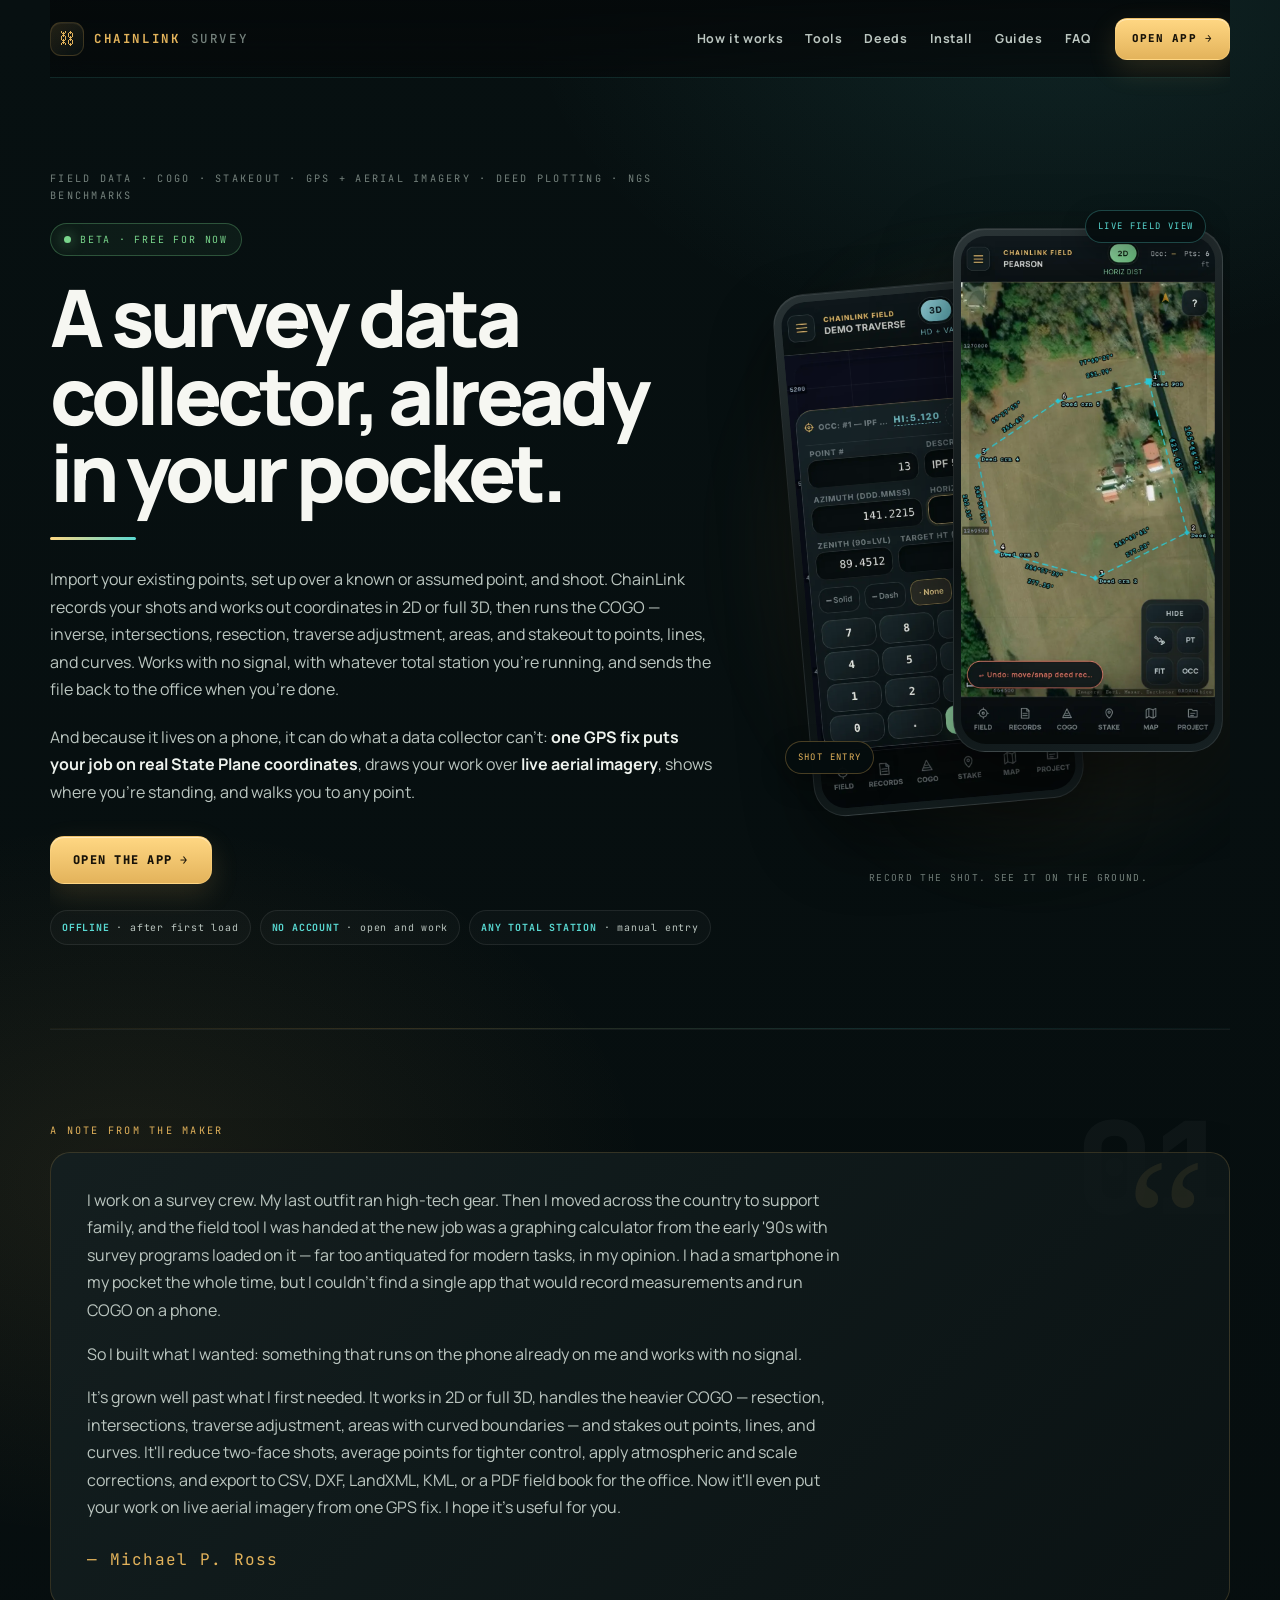
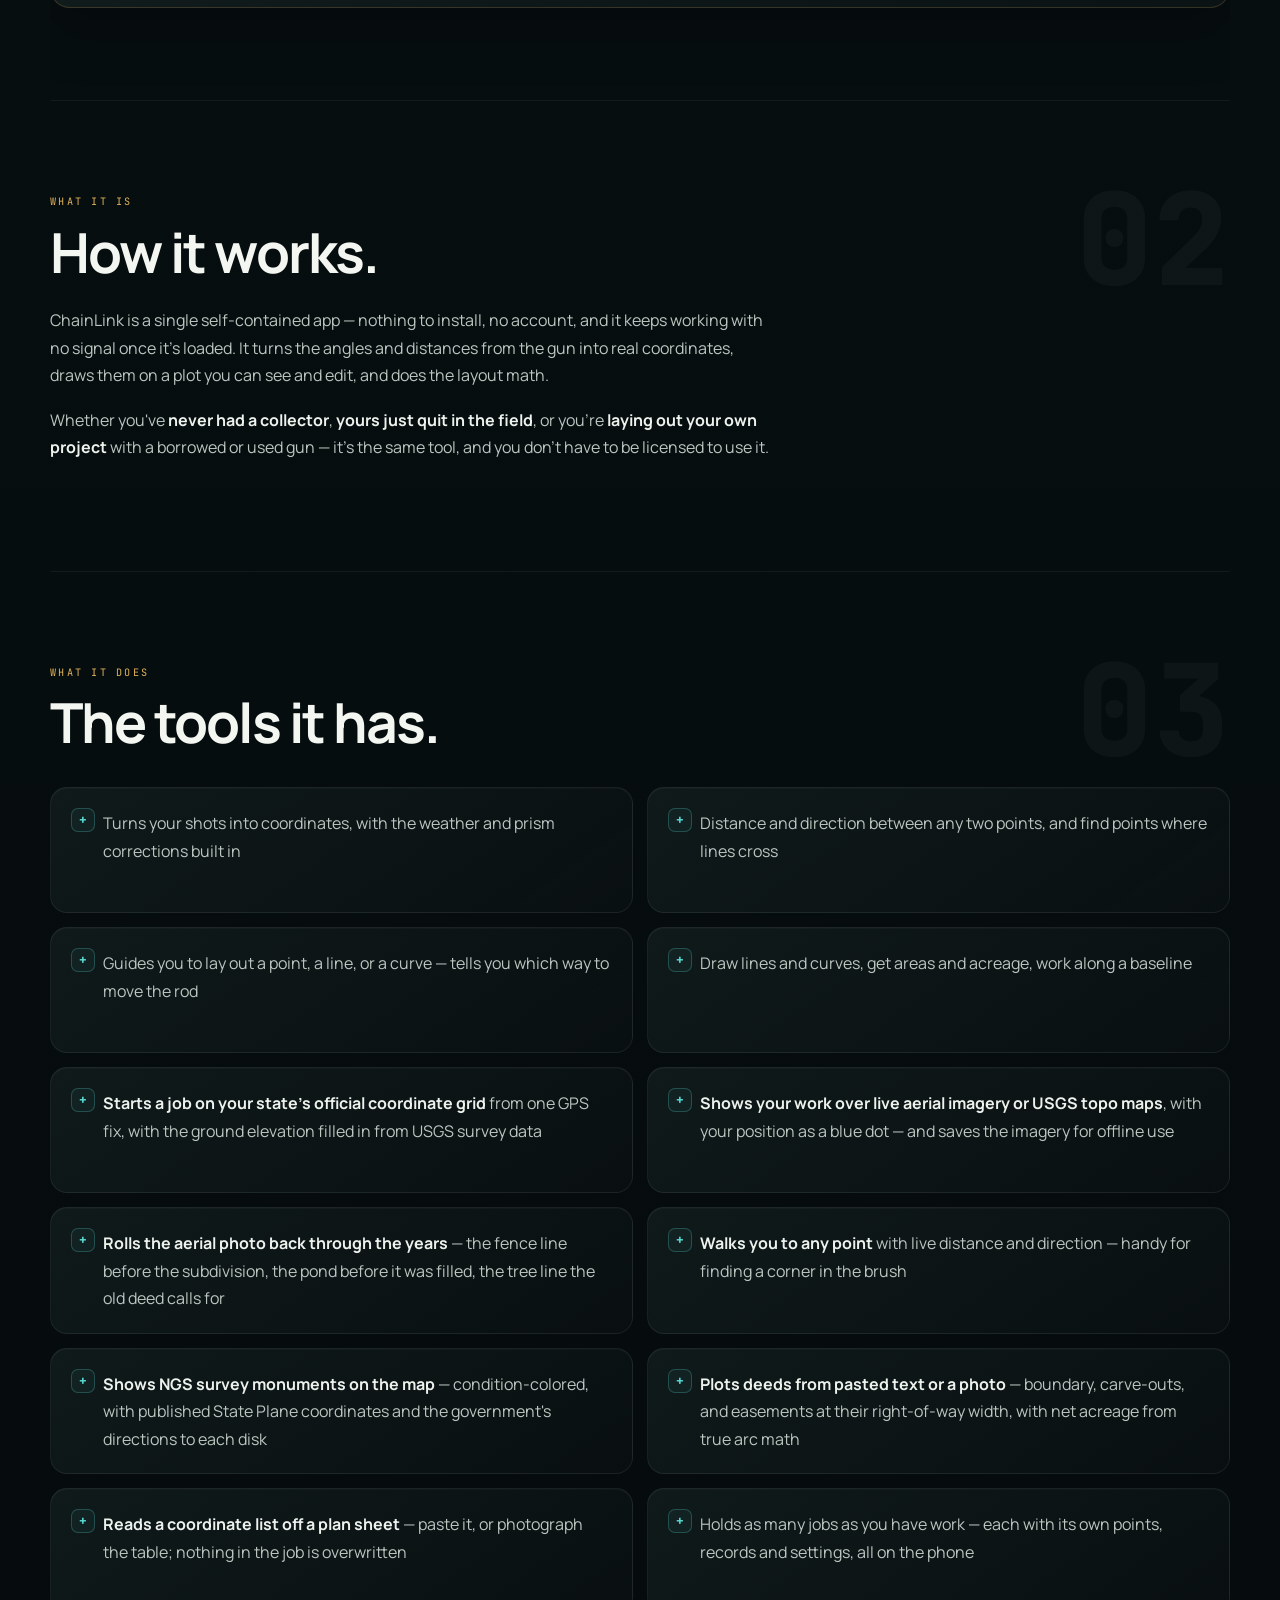
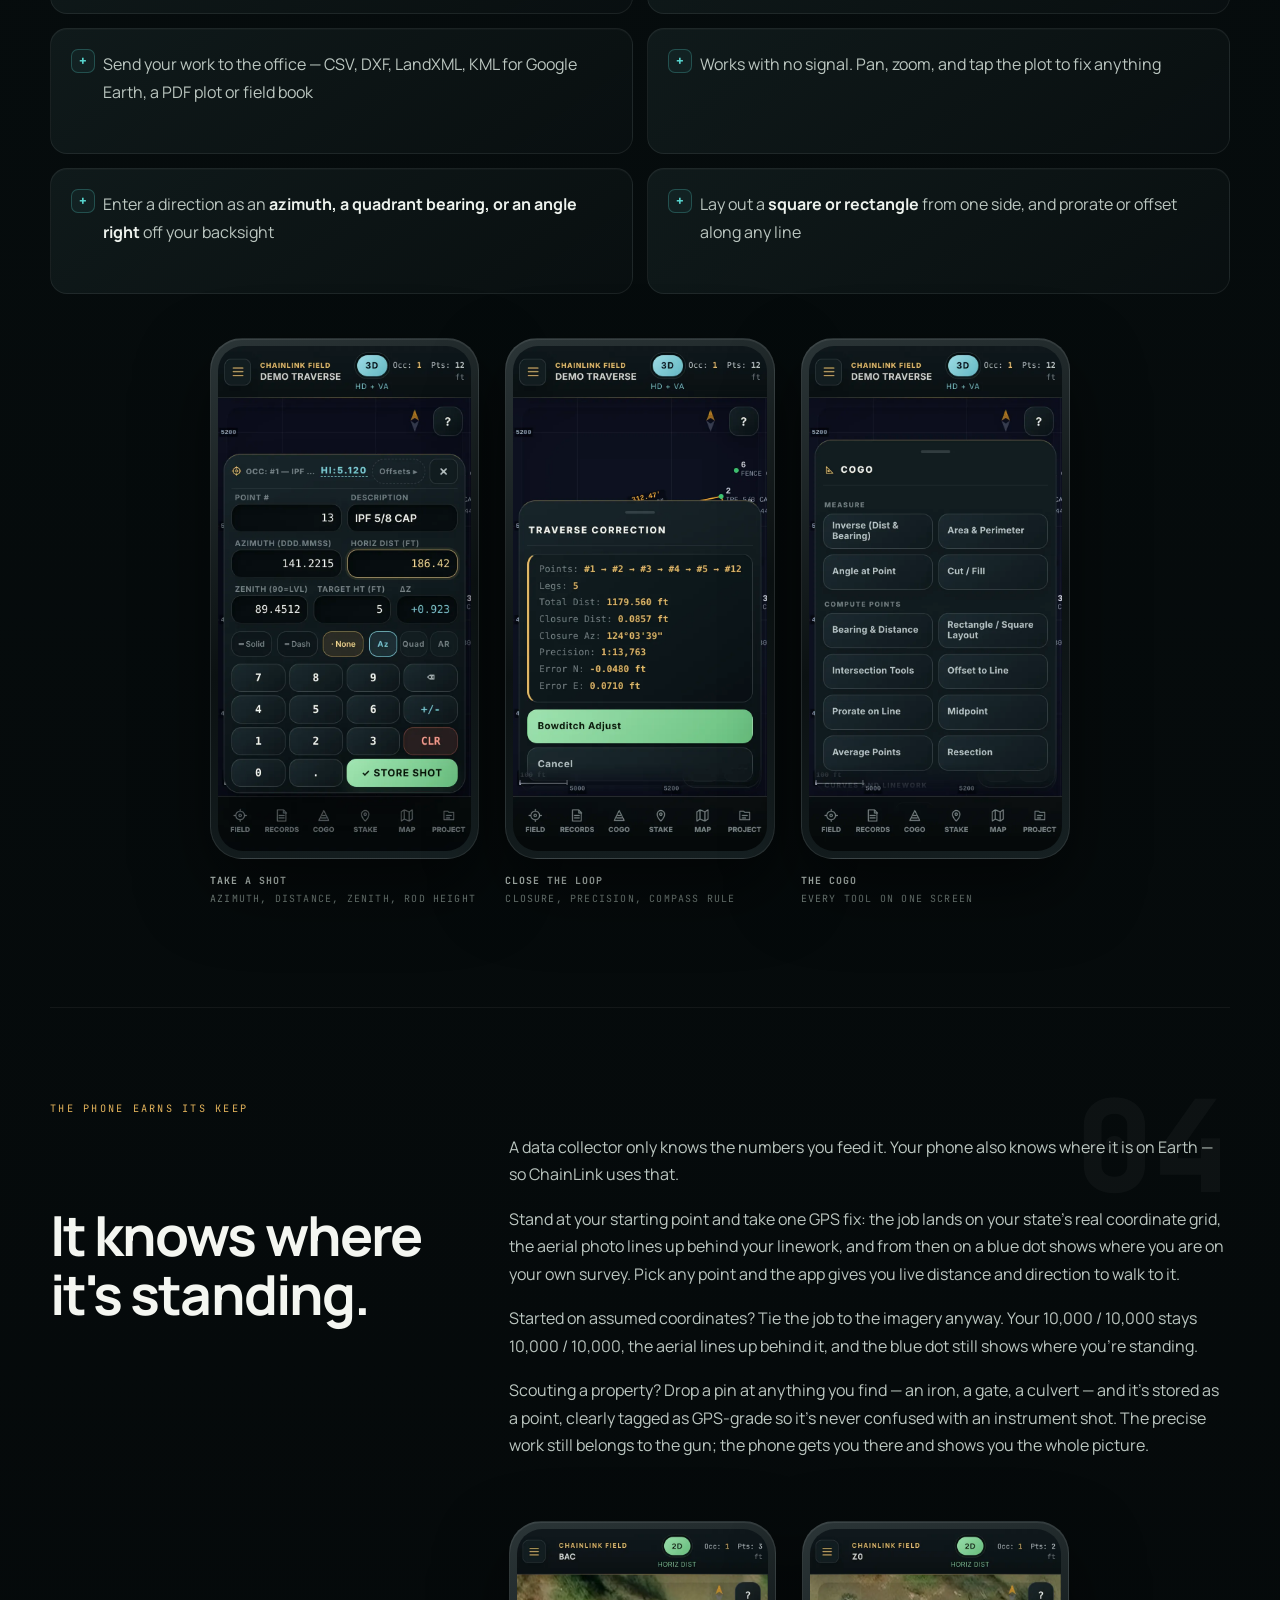
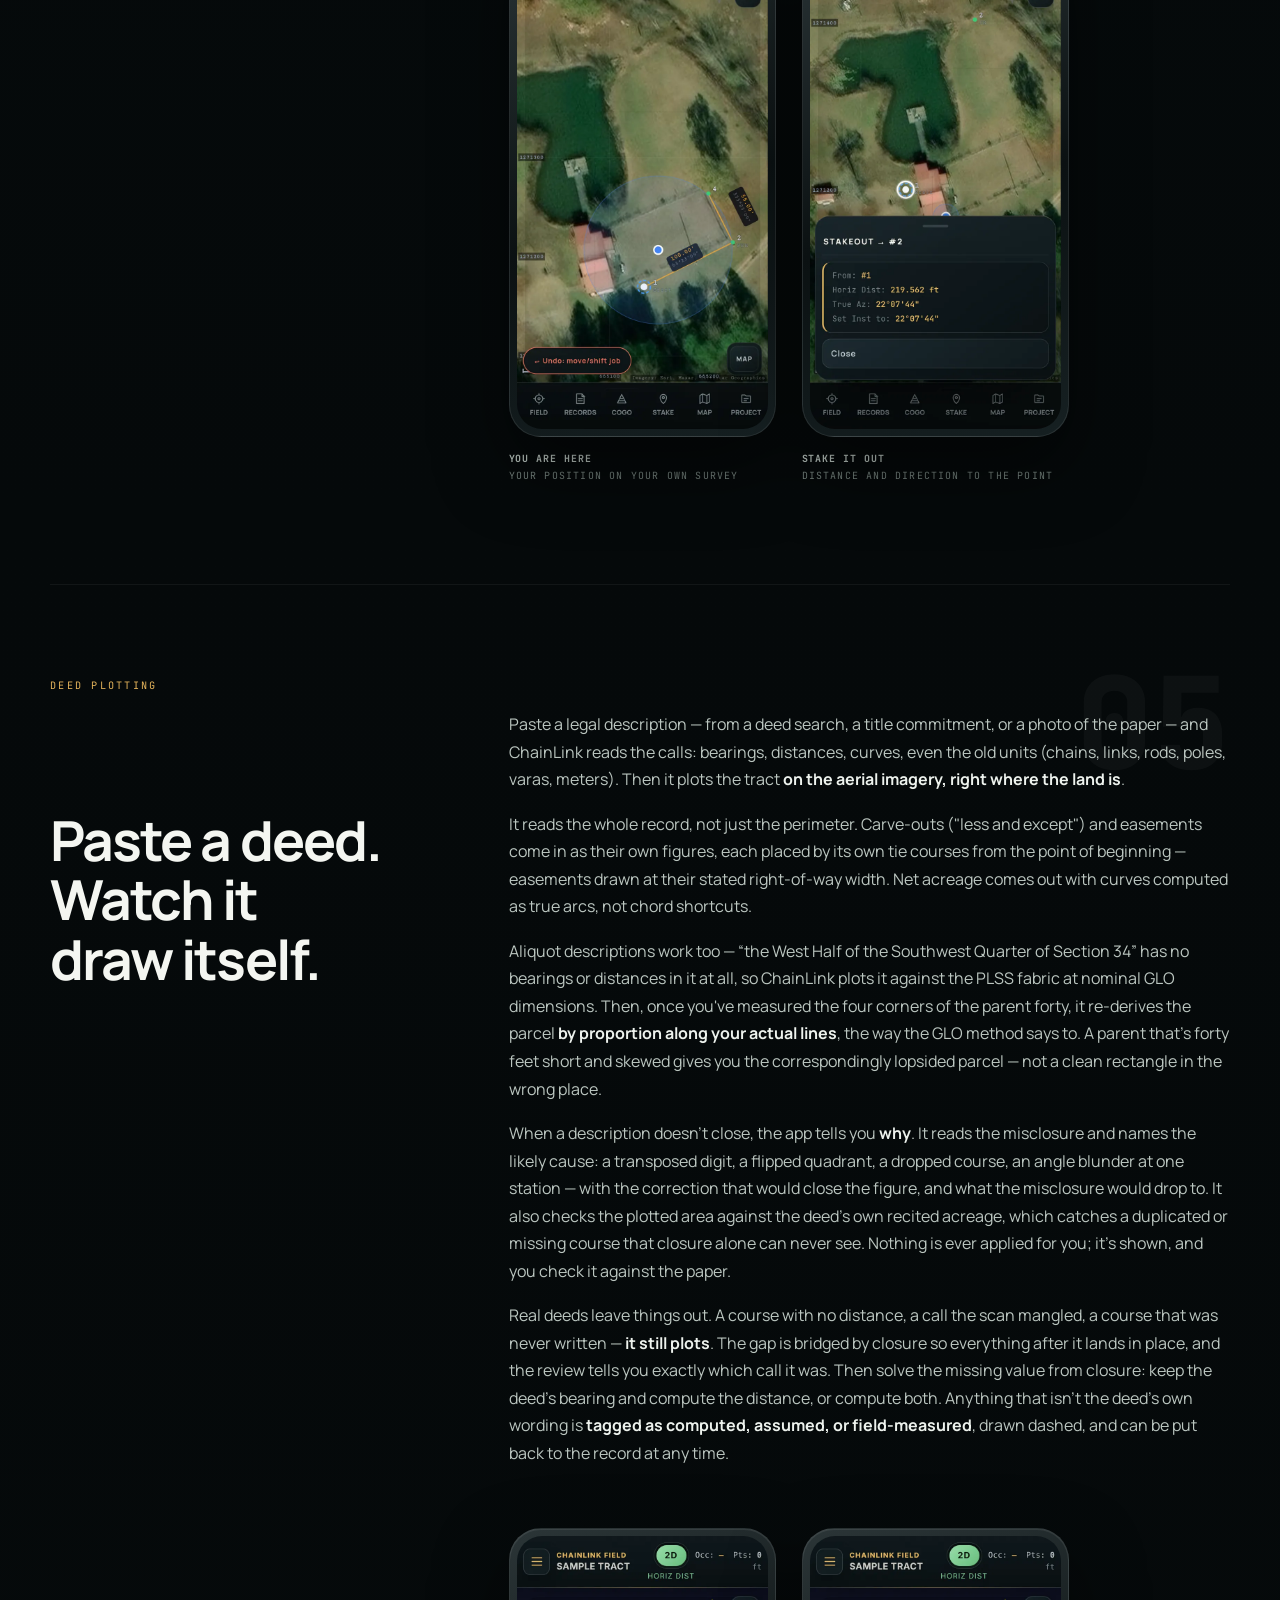
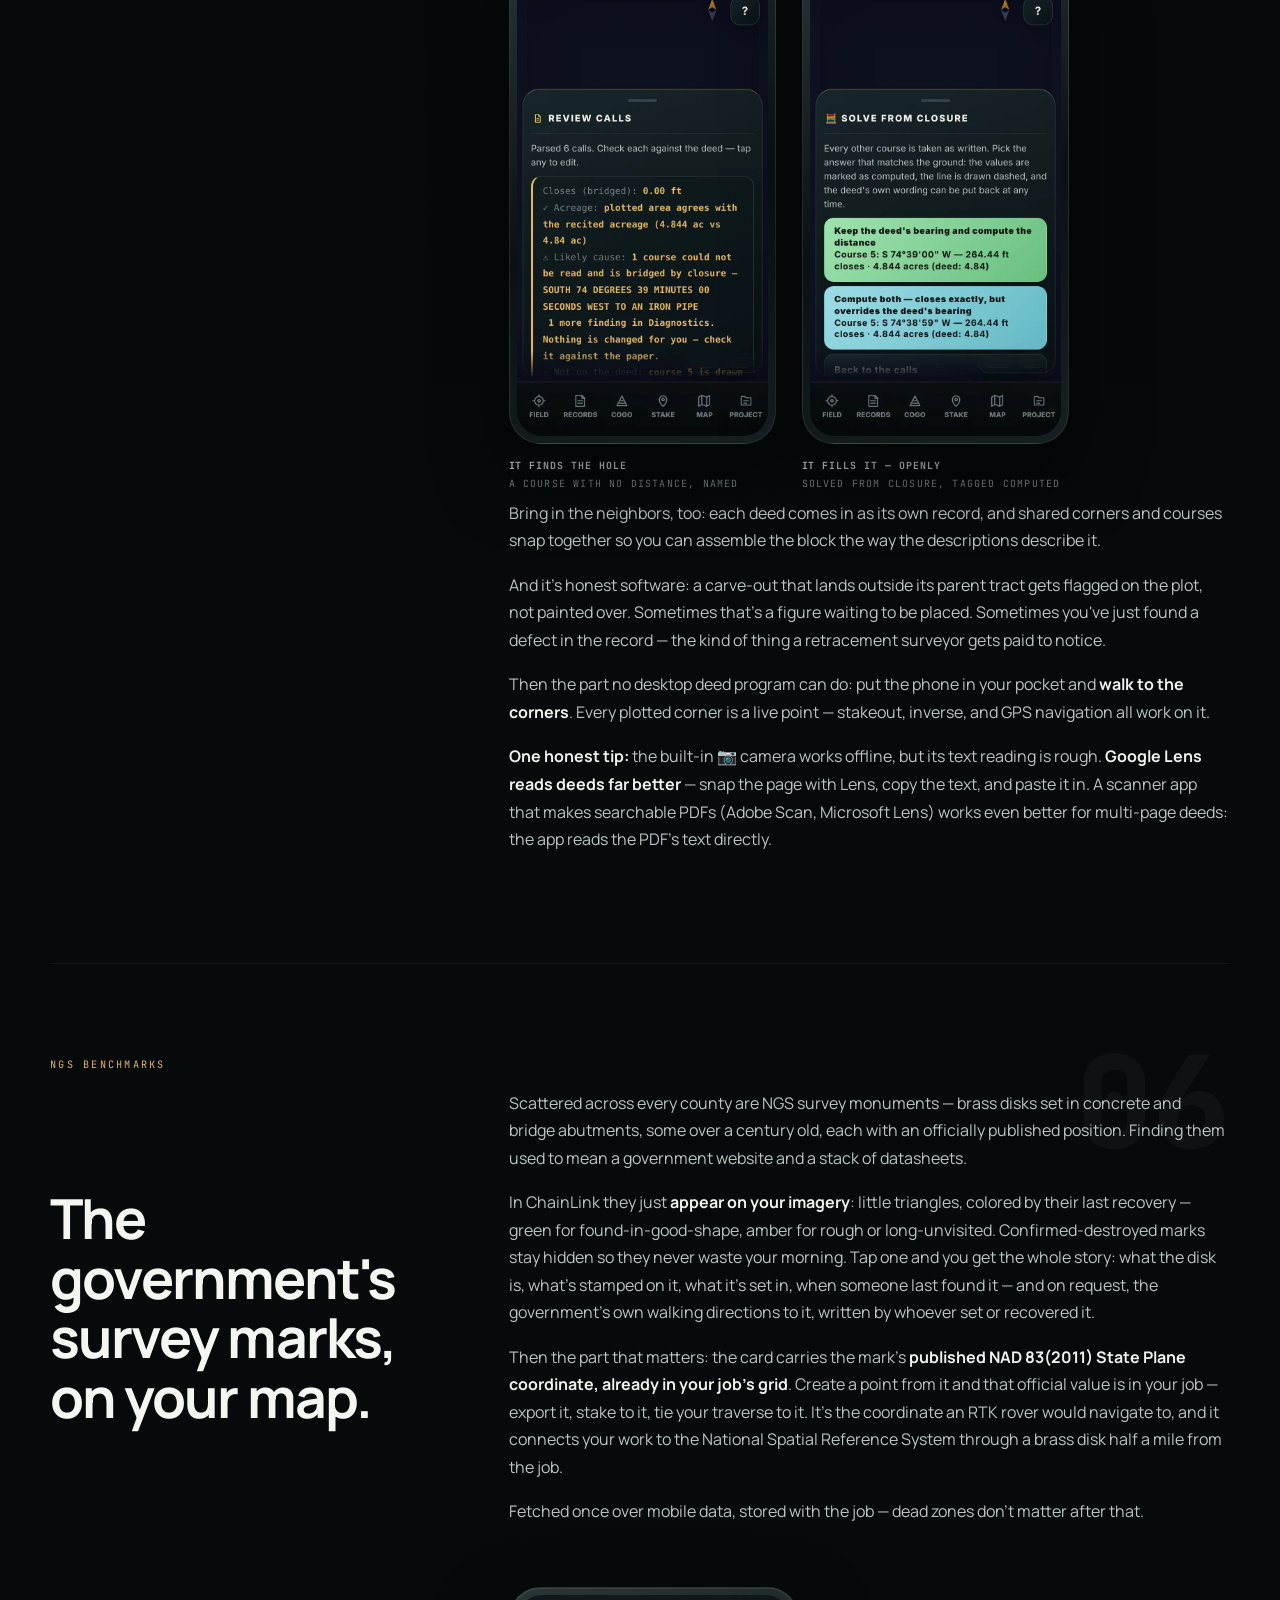
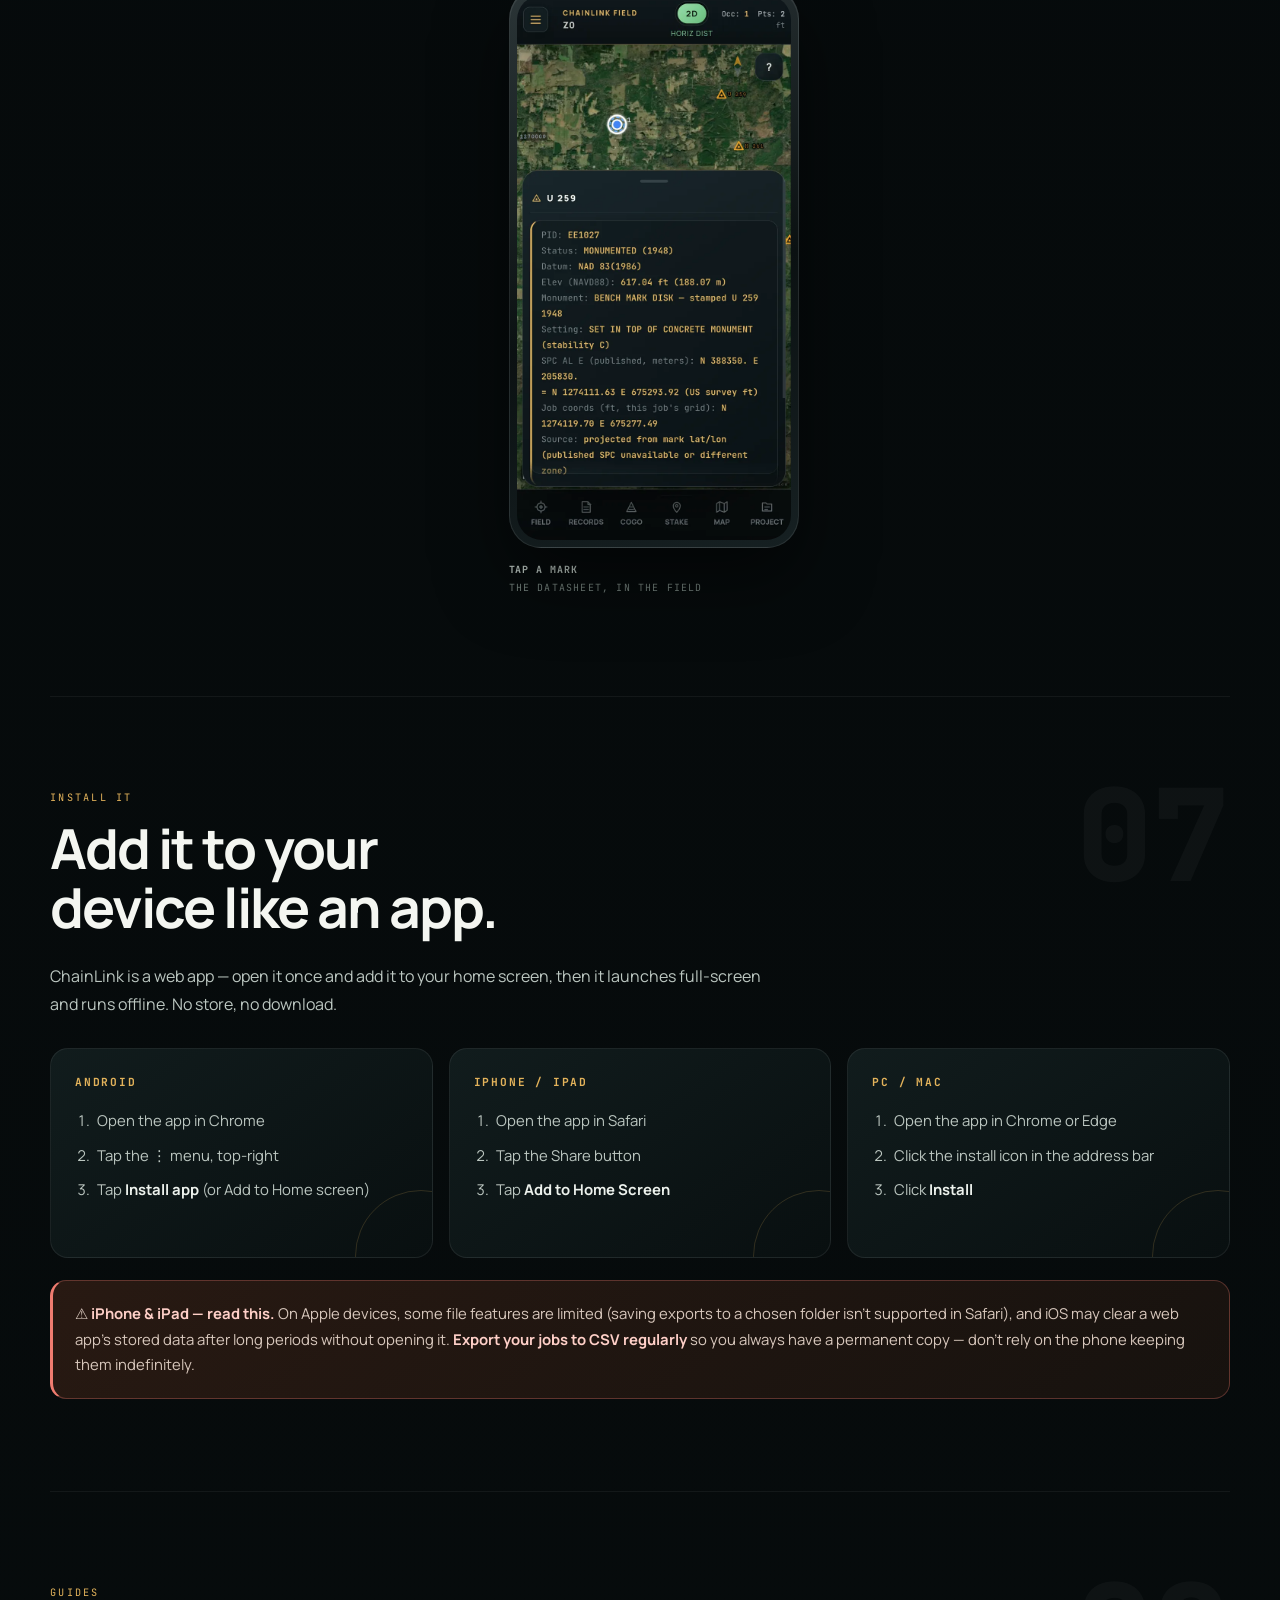
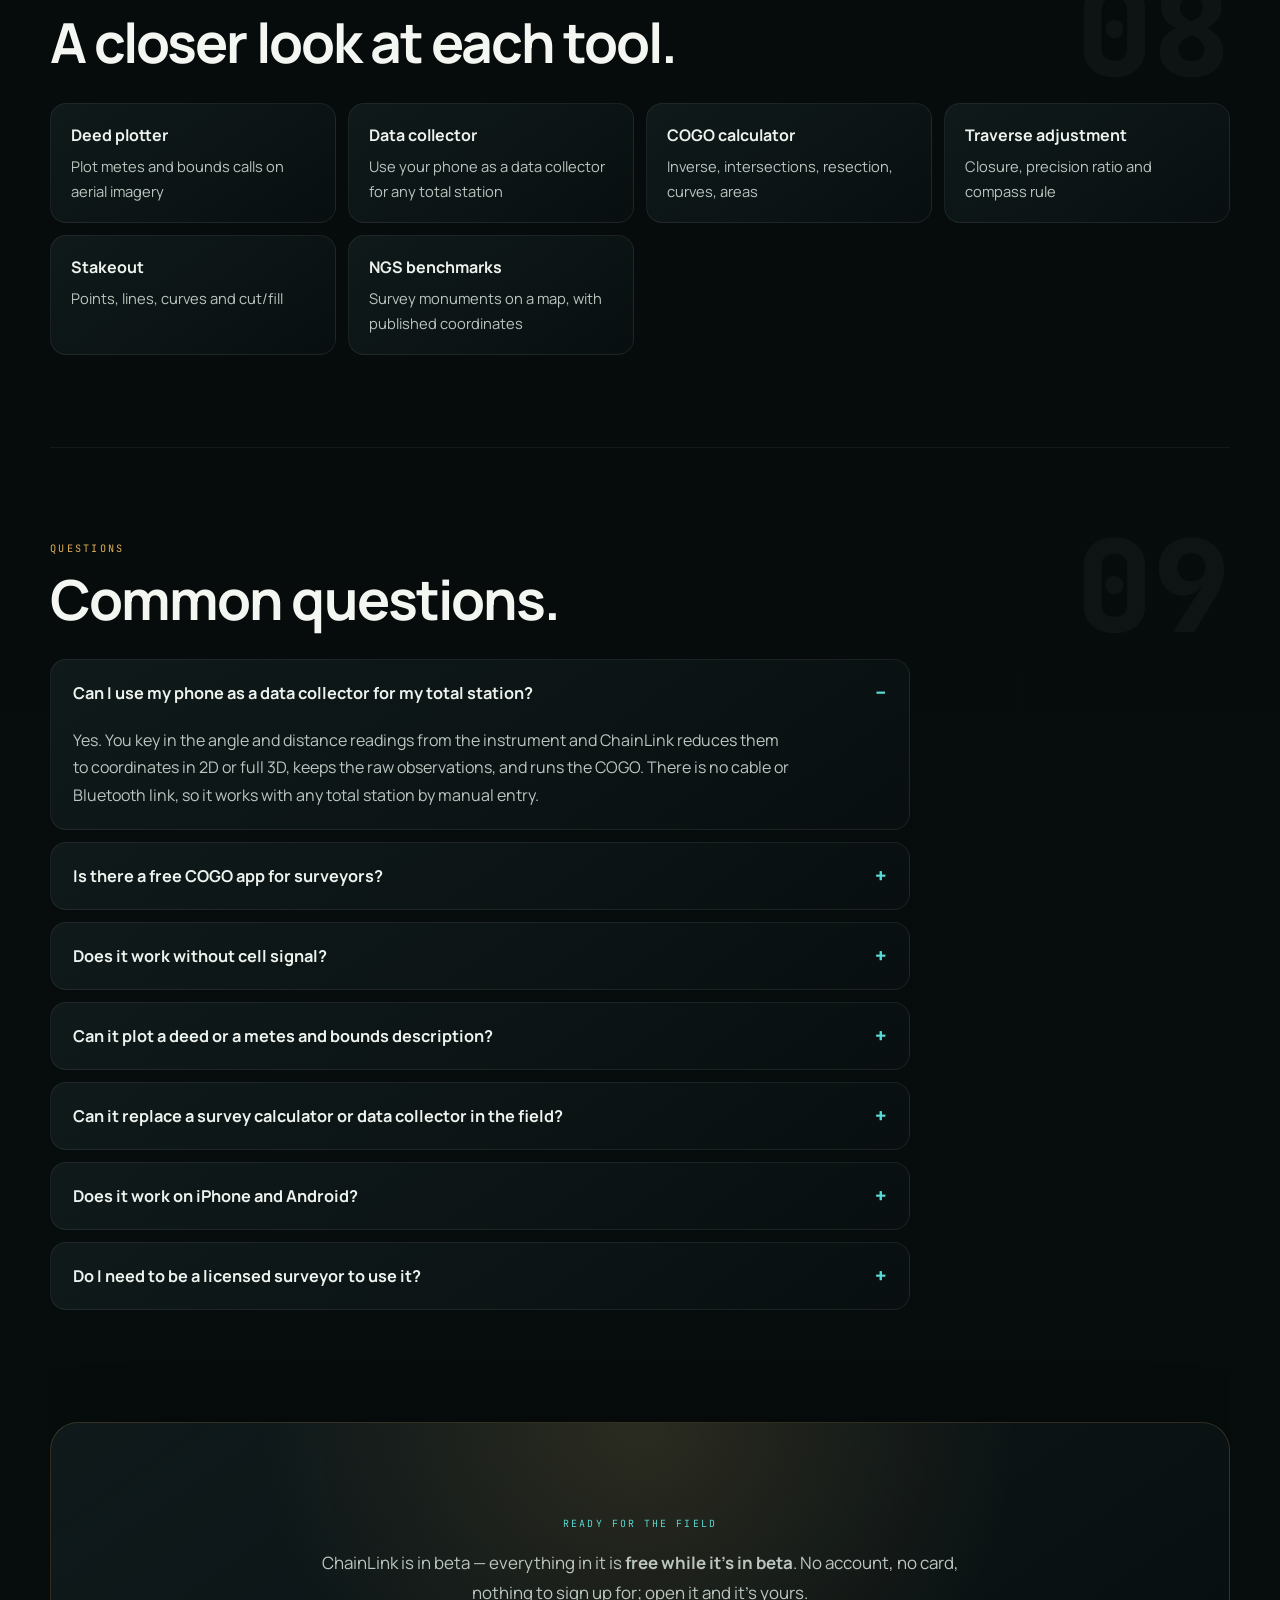
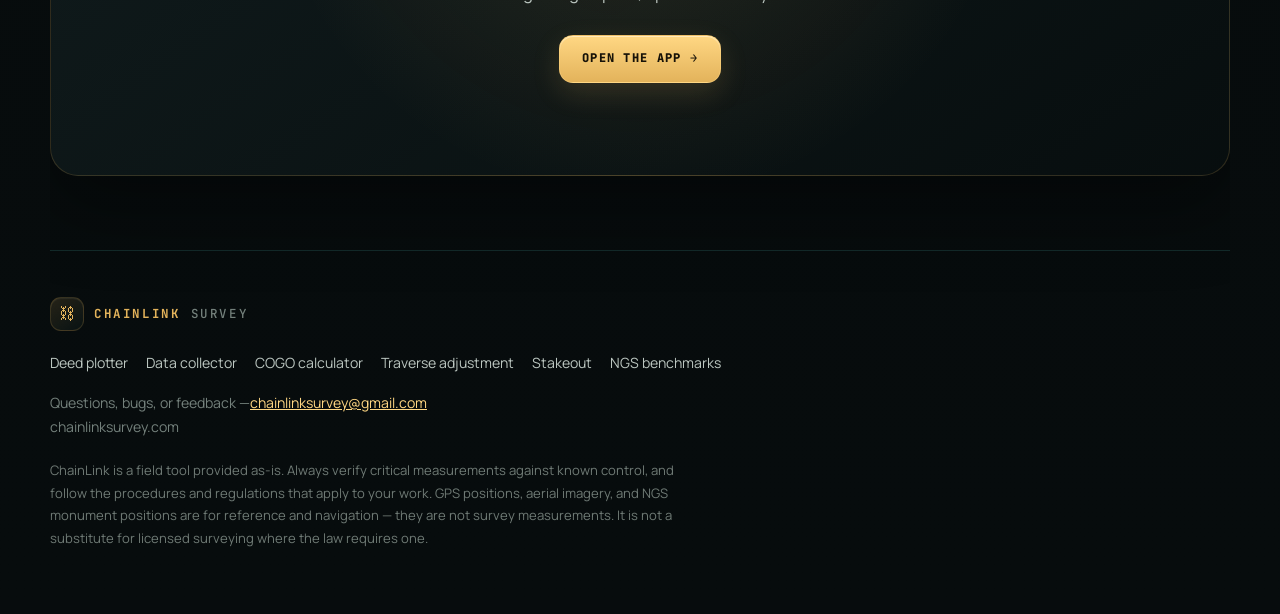
<file: index.html>
<!DOCTYPE html>

<html lang="en">
<head>
<meta charset="utf-8"/>
<meta content="width=device-width, initial-scale=1" name="viewport"/>
<title>ChainLink Survey – Free Total Station Data Collector &amp; COGO App</title>
<meta content="Use your phone as a total station data collector. Record shots, run COGO, stake out, and plot deeds on aerial imagery. Free, works offline, no account." name="description"/>
<meta content="index,follow" name="robots"/>
<link href="https://chainlinksurvey.com/" rel="canonical"/>
<link href="/favicon.ico" rel="icon" sizes="48x48"/>
<link href="/icon-192.png" rel="icon" sizes="192x192" type="image/png"/>
<link href="/apple-touch-icon.png" rel="apple-touch-icon"/>
<meta content="website" property="og:type"/>
<meta content="ChainLink Survey — your total station, no data collector" property="og:title"/>
<meta content="A survey data collector already in your pocket. Field data, COGO, stakeout, GPS start on State Plane coordinates, NGS benchmarks with published positions, deed and aliquot plotting with closure diagnostics, and your work drawn over live aerial imagery. In beta — free for now, no account." property="og:description"/>
<meta content="https://chainlinksurvey.com/" property="og:url"/>
<meta content="https://chainlinksurvey.com/og-image.jpg" property="og:image"/>
<meta content="1200" property="og:image:width"/>
<meta content="630" property="og:image:height"/>
<meta content="summary_large_image" name="twitter:card"/>
<meta content="https://chainlinksurvey.com/og-image.jpg" name="twitter:image"/>
<script type="application/ld+json">
{
  "@context": "https://schema.org",
  "@graph": [
    {
      "@type": "WebSite",
      "@id": "https://chainlinksurvey.com/#site",
      "name": "ChainLink Survey",
      "url": "https://chainlinksurvey.com/"
    },
    {
      "@type": "SoftwareApplication",
      "@id": "https://chainlinksurvey.com/#app",
      "name": "ChainLink Survey",
      "operatingSystem": "Android, iOS, Windows, macOS (web app)",
      "applicationCategory": "BusinessApplication",
      "applicationSubCategory": "Land surveying data collector and COGO",
      "isAccessibleForFree": true,
      "offers": { "@type": "Offer", "price": "0", "priceCurrency": "USD" },
      "url": "https://app.chainlinksurvey.com/",
      "screenshot": ["https://chainlinksurvey.com/shots/deed-on-imagery.webp","https://chainlinksurvey.com/shots/shot-entry.webp","https://chainlinksurvey.com/shots/stakeout.webp","https://chainlinksurvey.com/shots/ngs-benchmark.webp"],
      "image": "https://chainlinksurvey.com/og-image.jpg",
      "description": "Total station field data collection and COGO on a phone: shot reduction in 2D or 3D, traverse adjustment, resection, intersections, stakeout, areas, GPS start on State Plane coordinates, live and historical aerial imagery, NGS survey monuments with published coordinates, deed plotting from pasted legal descriptions with closure diagnostics, and exports to CSV, DXF, LandXML, KML and PDF.",
      "featureList": [
        "Total station shot reduction in 2D and 3D",
        "COGO: inverse, intersections, resection, traverse adjustment, area",
        "Stakeout of points, lines and curves",
        "GPS start on State Plane coordinates",
        "Live and historical aerial imagery",
        "NGS survey monuments with published coordinates",
        "Deed and metes-and-bounds plotting with closure diagnostics",
        "PLSS aliquot part plotting",
        "Export to CSV, DXF, LandXML, KML and PDF",
        "Works offline"
      ],
      "author": { "@type": "Person", "name": "Michael P. Ross" }
    },
    {
      "@type": "FAQPage",
      "@id": "https://chainlinksurvey.com/#faq",
      "mainEntity": [
        { "@type": "Question", "name": "Can I use my phone as a data collector for my total station?",
          "acceptedAnswer": { "@type": "Answer", "text": "Yes. You key in the angle and distance readings from the instrument and ChainLink reduces them to coordinates in 2D or full 3D, keeps the raw observations, and runs the COGO. There is no cable or Bluetooth link, so it works with any total station by manual entry." } },
        { "@type": "Question", "name": "Is there a free COGO app for surveyors?",
          "acceptedAnswer": { "@type": "Answer", "text": "ChainLink is free while it is in beta, with no account and no card. It covers inverse, intersections, resection, traverse adjustment, areas with curved boundaries, and stakeout to points, lines and curves." } },
        { "@type": "Question", "name": "Does it work without cell signal?",
          "acceptedAnswer": { "@type": "Answer", "text": "Yes. Once the app has loaded it works with no signal. Aerial imagery can be saved for offline use, and NGS benchmark data is stored with the job after it is fetched once." } },
        { "@type": "Question", "name": "Can it plot a deed or a metes and bounds description?",
          "acceptedAnswer": { "@type": "Answer", "text": "Yes. Paste the legal description, or read it from a photo or a searchable PDF, and ChainLink reads the calls, including curves and old units such as chains, links, rods, poles and varas. It plots the tract on aerial imagery with its exceptions and easements, handles PLSS aliquot descriptions, and explains why a description does not close." } },
        { "@type": "Question", "name": "Can it replace a survey calculator or data collector in the field?",
          "acceptedAnswer": { "@type": "Answer", "text": "That is what it was built for. It records your shots, reduces them to coordinates and runs the COGO on the phone already in your pocket, and it sends the job to the office as CSV, DXF, LandXML, KML or a PDF plot and field book." } },
        { "@type": "Question", "name": "Does it work on iPhone and Android?",
          "acceptedAnswer": { "@type": "Answer", "text": "Yes. It is a web app: open it in Chrome on Android or Safari on iPhone and add it to your home screen. On iPhone and iPad, export your jobs to CSV regularly, because iOS can clear a web app's stored data after long periods without use." } },
        { "@type": "Question", "name": "Do I need to be a licensed surveyor to use it?",
          "acceptedAnswer": { "@type": "Answer", "text": "No. Crews without a collector, anyone whose collector quit in the field, and people laying out their own project with a borrowed or used gun can all use it. It is not a substitute for licensed surveying where the law requires one." } }
      ]
    }
  ]
}
</script>
<link href="https://fonts.googleapis.com" rel="preconnect"/><link crossorigin="" href="https://fonts.gstatic.com" rel="preconnect"/><link href="https://fonts.googleapis.com/css2?family=JetBrains+Mono:wght@400;500;600;700&amp;family=Manrope:wght@400;500;600;700;800&amp;display=swap" rel="stylesheet"/><style>
:root{
  --bg:#05090a;
  --bg2:#081011;
  --panel:rgba(16,25,26,.78);
  --panel-solid:#10191a;
  --panel-hi:#162223;
  --glass:rgba(9,16,17,.72);
  --brass:#e3b35b;
  --brass-hi:#ffd783;
  --brass-dim:#9a7134;
  --cyan:#59d9d2;
  --green:#79d68c;
  --red:#ef7c70;
  --text:#edf2ed;
  --text2:#bbc6c0;
  --muted:#74817c;
  --line:rgba(227,179,91,.18);
  --line-cool:rgba(89,217,210,.15);
  --shadow:0 28px 80px rgba(0,0,0,.42);
  --font-ui:'JetBrains Mono',ui-monospace,SFMono-Regular,Consolas,monospace;
  --font-body:'Manrope',system-ui,-apple-system,BlinkMacSystemFont,'Segoe UI',sans-serif;
  --radius:20px;
}
*{margin:0;padding:0;box-sizing:border-box}
html{scroll-behavior:smooth;background:var(--bg)}
body{
  min-height:100%;overflow-x:hidden;background:
    radial-gradient(900px 600px at 83% 0%,rgba(89,217,210,.10),transparent 60%),
    radial-gradient(900px 620px at 10% 10%,rgba(227,179,91,.09),transparent 58%),
    linear-gradient(180deg,#071011 0%,#05090a 45%,#070c0d 100%);
  color:var(--text);font-family:var(--font-body);line-height:1.72;font-size:16px;
}
body::before{
  content:"";position:fixed;inset:0;pointer-events:none;z-index:-1;opacity:.34;
  background-image:linear-gradient(rgba(255,255,255,.018) 1px,transparent 1px),linear-gradient(90deg,rgba(255,255,255,.018) 1px,transparent 1px);
  background-size:44px 44px;mask-image:linear-gradient(to bottom,black,transparent 82%);
}
a{color:var(--brass-hi)}
a:focus-visible,button:focus-visible{outline:2px solid var(--cyan);outline-offset:4px}
.wrap{width:min(1180px,calc(100% - 40px));margin:0 auto;overflow-x:clip}

header{
  position:sticky;top:0;z-index:50;display:flex;align-items:center;justify-content:space-between;gap:24px;
  min-height:78px;padding:14px 0;border-bottom:1px solid var(--line-cool);
  background:linear-gradient(180deg,rgba(5,9,10,.94),rgba(5,9,10,.72));backdrop-filter:blur(18px);-webkit-backdrop-filter:blur(18px)
}
.mark{display:inline-flex;align-items:center;gap:10px;color:var(--brass);text-decoration:none;font-family:var(--font-ui);letter-spacing:.21em;font-size:.78rem;white-space:nowrap}
.mark .chain{display:grid;place-items:center;width:34px;height:34px;border:1px solid var(--line);border-radius:11px;background:linear-gradient(145deg,rgba(227,179,91,.14),rgba(89,217,210,.03));font-size:1rem;letter-spacing:0;box-shadow:inset 0 1px rgba(255,255,255,.05)}
.mark b{font-weight:700}.mark .lite{color:var(--muted);font-weight:500}
.top-nav{display:flex;align-items:center;gap:22px;margin-left:auto}
.top-nav a{color:var(--text2);text-decoration:none;font-size:.78rem;font-weight:700;letter-spacing:.05em}
.top-nav a:hover{color:var(--text)}
.btn{
  display:inline-flex;align-items:center;justify-content:center;gap:10px;min-height:48px;padding:12px 22px;border:1px solid rgba(255,215,131,.34);border-radius:14px;
  background:linear-gradient(180deg,var(--brass-hi),var(--brass));color:#171208;text-decoration:none;font-family:var(--font-ui);font-weight:800;font-size:.75rem;letter-spacing:.105em;text-transform:uppercase;
  box-shadow:0 10px 28px rgba(227,179,91,.16),inset 0 1px rgba(255,255,255,.45);transition:transform .2s ease,box-shadow .2s ease,filter .2s ease
}
.btn:hover{transform:translateY(-2px);filter:saturate(1.08);box-shadow:0 16px 34px rgba(227,179,91,.22),inset 0 1px rgba(255,255,255,.45)}
.btn.small{min-height:42px;padding:10px 16px;font-size:.68rem;border-radius:12px}

.hero{display:grid;grid-template-columns:minmax(0,1.08fr) minmax(330px,.72fr);gap:72px;align-items:center;padding:92px 0 84px;position:relative}
.hero::after{content:"";position:absolute;left:-10%;right:-10%;bottom:0;height:1px;background:linear-gradient(90deg,transparent,var(--line),var(--line-cool),transparent)}
.hero-copy{position:relative;z-index:2}
.eyebrow{font-family:var(--font-ui);letter-spacing:.22em;text-transform:uppercase;font-size:.64rem;line-height:1.7;color:var(--muted);margin-bottom:18px;max-width:760px}
.beta{display:inline-flex;align-items:center;gap:9px;font-family:var(--font-ui);letter-spacing:.18em;font-size:.62rem;color:var(--green);border:1px solid rgba(121,214,140,.30);border-radius:999px;padding:7px 13px;margin-bottom:22px;background:rgba(121,214,140,.06)}
.beta::before{content:"";width:7px;height:7px;border-radius:50%;background:var(--green);box-shadow:0 0 14px rgba(121,214,140,.8)}
h1{font-size:clamp(2.7rem,6.2vw,5.5rem);line-height:.98;letter-spacing:-.055em;font-weight:800;color:#f6f7f2;margin-bottom:26px;max-width:12ch;text-wrap:balance}
h1::after{content:"";display:block;width:86px;height:3px;margin-top:26px;border-radius:99px;background:linear-gradient(90deg,var(--brass-hi),var(--cyan))}
.lede{max-width:68ch;color:var(--text2);margin-bottom:20px;font-size:clamp(1rem,1.25vw,1.08rem)}
.lede b{color:var(--text);font-weight:700}
.hero-actions{display:flex;align-items:center;gap:14px;flex-wrap:wrap;margin-top:30px}
.hero-points{display:flex;gap:9px;flex-wrap:wrap;margin-top:26px}
.hero-point{font-family:var(--font-ui);font-size:.62rem;letter-spacing:.08em;color:var(--text2);padding:8px 11px;border:1px solid rgba(255,255,255,.08);border-radius:999px;background:rgba(255,255,255,.025)}
.hero-point strong{color:var(--cyan);font-weight:700}
.shot{position:relative;margin:0 auto;width:min(100%,390px);isolation:isolate;padding:10px 0 0}
.shot::before{content:"";position:absolute;inset:4% -18% -8%;z-index:-2;background:radial-gradient(ellipse at 50% 42%,rgba(89,217,210,.24),rgba(227,179,91,.10) 38%,transparent 70%);filter:blur(34px);opacity:.9}
.shot::after{content:"LIVE FIELD VIEW";position:absolute;top:-12px;left:-12px;z-index:4;padding:8px 12px;border:1px solid rgba(89,217,210,.28);border-radius:999px;background:rgba(5,13,14,.88);backdrop-filter:blur(12px);-webkit-backdrop-filter:blur(12px);color:var(--cyan);font-family:var(--font-ui);font-size:.56rem;letter-spacing:.15em;box-shadow:0 10px 26px rgba(0,0,0,.32)}
.shot img{width:100%;height:auto;display:block;border-radius:24px;border:1px solid rgba(227,179,91,.22);box-shadow:0 36px 90px rgba(0,0,0,.55),0 0 0 1px rgba(255,255,255,.035);background:transparent}
.shot figcaption{font-family:var(--font-ui);font-size:.60rem;letter-spacing:.14em;color:var(--muted);text-align:center;margin-top:19px;text-transform:uppercase}
.shot.image-missing{display:none}

/* phone screenshots */
.phone{position:relative;margin:0;border-radius:32px;padding:7px;background:linear-gradient(160deg,#2b3537,#0b1112 55%,#162022);border:1px solid rgba(255,255,255,.09);box-shadow:0 30px 70px rgba(0,0,0,.5),inset 0 1px rgba(255,255,255,.08)}
.phone img{display:block;width:100%;height:auto;aspect-ratio:720/1434;border-radius:25px;background:#0b1213}
.screen{margin:0}
.screen figcaption{margin-top:14px;font-family:var(--font-ui);font-size:.62rem;letter-spacing:.12em;text-transform:uppercase;color:var(--muted);line-height:1.6}
.screen figcaption b{display:block;color:var(--text2);font-weight:700;letter-spacing:.1em;margin-bottom:2px}
.hero-phones{position:relative;width:min(100%,430px);margin:0 auto;aspect-ratio:430/620;isolation:isolate}
.hero-phones::before{content:"";position:absolute;inset:6% -14% -6%;z-index:-2;background:radial-gradient(ellipse at 55% 45%,rgba(89,217,210,.22),rgba(227,179,91,.10) 40%,transparent 70%);filter:blur(34px)}
.hero-phones .phone{position:absolute;width:63%}
.hero-phones .back{left:0;top:9%;transform:rotate(-5deg);opacity:.92;z-index:1}
.hero-phones .front{right:0;top:0;z-index:2}
.hero-phones .tag{position:absolute;z-index:3;padding:8px 12px;border:1px solid rgba(89,217,210,.28);border-radius:999px;background:rgba(5,13,14,.9);backdrop-filter:blur(12px);-webkit-backdrop-filter:blur(12px);color:var(--cyan);font-family:var(--font-ui);font-size:.56rem;letter-spacing:.15em;box-shadow:0 10px 26px rgba(0,0,0,.32);white-space:nowrap}
.hero-phones .tag.t1{right:4%;top:-3%}
.hero-phones .tag.t2{left:-2%;bottom:12%;color:var(--brass);border-color:rgba(227,179,91,.3)}
.hero-cap{font-family:var(--font-ui);font-size:.60rem;letter-spacing:.14em;color:var(--muted);text-align:center;margin-top:22px;text-transform:uppercase}
.gallery{display:grid;grid-template-columns:repeat(3,minmax(0,1fr));gap:26px;margin:44px auto 8px;max-width:860px}
.gallery.two{grid-template-columns:repeat(2,minmax(0,1fr));max-width:560px}
.gallery.one{grid-template-columns:minmax(0,1fr);max-width:290px}
#phone .gallery,#deeds .gallery,#ngs .gallery{grid-column:2;margin-left:0;margin-right:0}

section{padding:92px 0;border-top:1px solid rgba(255,255,255,.055);position:relative}
section::before{content:attr(data-index);position:absolute;right:0;top:74px;color:rgba(255,255,255,.035);font-family:var(--font-ui);font-size:clamp(4rem,12vw,8rem);font-weight:800;line-height:1;pointer-events:none}
.kicker{font-family:var(--font-ui);letter-spacing:.22em;text-transform:uppercase;font-size:.64rem;color:var(--brass);margin-bottom:12px}
h2{font-size:clamp(2rem,4.5vw,3.45rem);line-height:1.08;letter-spacing:-.035em;color:#f4f6f1;margin-bottom:25px;max-width:18ch;text-wrap:balance}
section>p,section>.split>.txt>p{max-width:72ch;margin-bottom:17px;color:var(--text2)}
section b{color:var(--text)}
.note{position:relative;overflow:hidden;background:linear-gradient(135deg,rgba(20,31,32,.94),rgba(12,20,21,.88));border:1px solid var(--line);border-radius:var(--radius);padding:34px 36px;box-shadow:0 22px 56px rgba(0,0,0,.23)}
.note::before{content:"“";position:absolute;right:24px;top:-20px;color:rgba(227,179,91,.09);font-family:Georgia,serif;font-size:11rem;line-height:1}
.note p{position:relative;color:var(--text2);max-width:76ch;margin-bottom:16px}.note .sig{position:relative;font-family:var(--font-ui);letter-spacing:.08em;color:var(--brass);margin-top:24px}

ul.tools{list-style:none;display:grid;grid-template-columns:repeat(2,minmax(0,1fr));gap:14px;max-width:none;margin-top:34px}
ul.tools li{position:relative;min-height:126px;padding:22px 22px 20px 52px;border:1px solid rgba(255,255,255,.07);border-radius:17px;background:linear-gradient(145deg,rgba(18,29,30,.82),rgba(10,17,18,.76));color:var(--text2);box-shadow:inset 0 1px rgba(255,255,255,.025);transition:transform .2s ease,border-color .2s ease,background .2s ease}
ul.tools li:hover{transform:translateY(-3px);border-color:rgba(227,179,91,.28);background:linear-gradient(145deg,rgba(23,36,37,.9),rgba(12,20,21,.82))}
ul.tools li::before{content:"+";position:absolute;left:20px;top:20px;display:grid;place-items:center;width:22px;height:22px;border:1px solid rgba(89,217,210,.25);border-radius:7px;color:var(--cyan);font-family:var(--font-ui);font-weight:700;font-size:.8rem;background:rgba(89,217,210,.05)}
ul.tools b{color:var(--text);font-weight:700}

#phone,#deeds,#ngs{display:grid;grid-template-columns:minmax(210px,.35fr) minmax(0,.65fr);column-gap:70px;align-items:start}
#phone .kicker,#phone h2,#deeds .kicker,#deeds h2,#ngs .kicker,#ngs h2{grid-column:1}
#phone p,#deeds p,#ngs p{grid-column:2}
#phone .kicker,#deeds .kicker,#ngs .kicker{grid-row:1}
#phone h2,#deeds h2,#ngs h2{grid-row:2 / span 6;position:sticky;top:116px}
#phone p:first-of-type,#deeds p:first-of-type,#ngs p:first-of-type{grid-row:1;margin-top:34px}

.plats{display:grid;grid-template-columns:repeat(3,minmax(0,1fr));gap:16px;margin-top:30px}
.plat{position:relative;overflow:hidden;background:linear-gradient(145deg,rgba(19,30,31,.9),rgba(10,17,18,.84));border:1px solid rgba(255,255,255,.075);border-radius:18px;padding:24px;min-height:210px}
.plat::after{content:"";position:absolute;width:130px;height:130px;right:-55px;bottom:-65px;border:1px solid var(--line);border-radius:50%}
.plat h3{font-family:var(--font-ui);letter-spacing:.16em;font-size:.7rem;text-transform:uppercase;color:var(--brass);margin-bottom:16px}
.plat ol{margin-left:18px;color:var(--text2);font-size:.93rem}.plat li{margin:9px 0;padding-left:4px}
.warn{background:linear-gradient(145deg,rgba(54,31,21,.72),rgba(30,21,16,.72));border:1px solid rgba(239,124,112,.30);border-left:3px solid var(--red);border-radius:16px;padding:20px 22px;margin-top:22px;color:#d8c8bd;font-size:.93rem}.warn b{color:#ffd0c8}

ul.guides{list-style:none;display:grid;grid-template-columns:repeat(auto-fill,minmax(250px,1fr));gap:12px;margin-top:30px}
ul.guides a{display:block;height:100%;padding:18px 20px;border:1px solid rgba(255,255,255,.07);border-radius:16px;background:linear-gradient(145deg,rgba(18,29,30,.82),rgba(10,17,18,.76));text-decoration:none;color:var(--text);transition:border-color .2s ease,transform .2s ease}
ul.guides a:hover{border-color:rgba(227,179,91,.3);transform:translateY(-2px)}
ul.guides b{display:block;color:var(--text)}ul.guides span{display:block;margin-top:4px;color:var(--text2);font-size:.92rem}
footer nav{display:flex;flex-wrap:wrap;gap:8px 18px;margin:0 0 16px}footer nav a{color:var(--text2);text-decoration:none}footer nav a:hover{color:var(--text)}
#faq .qa{max-width:860px;margin-top:30px;display:grid;gap:12px}
#faq details{border:1px solid rgba(255,255,255,.07);border-radius:16px;background:linear-gradient(145deg,rgba(18,29,30,.82),rgba(10,17,18,.76));padding:0 22px}
#faq summary{cursor:pointer;list-style:none;padding:19px 30px 19px 0;position:relative;color:var(--text);font-weight:700;font-size:1.02rem}
#faq summary::-webkit-details-marker{display:none}
#faq summary::after{content:"+";position:absolute;right:0;top:16px;color:var(--cyan);font-family:var(--font-ui);font-size:1.2rem}
#faq details[open] summary::after{content:"–"}
#faq details p{color:var(--text2);padding:0 0 20px;max-width:72ch}
.cta{position:relative;text-align:center;padding:92px 28px;margin:20px 0 74px;border:1px solid var(--line);border-radius:28px;overflow:hidden;background:radial-gradient(circle at 50% 0%,rgba(227,179,91,.14),transparent 55%),linear-gradient(145deg,rgba(17,28,29,.92),rgba(8,14,15,.9));box-shadow:var(--shadow)}
.cta::before{content:"READY FOR THE FIELD";display:block;margin-bottom:16px;color:var(--cyan);font-family:var(--font-ui);font-size:.62rem;letter-spacing:.21em}
.cta p{max-width:700px;margin:0 auto 28px;color:var(--text2);font-size:1.06rem}
footer{border-top:1px solid var(--line-cool);padding:46px 0 64px;color:var(--muted);font-size:.88rem}
footer .mark{display:inline-flex;margin-bottom:20px}footer .legal{max-width:80ch;margin-top:20px;color:#6f7a75;font-size:.82rem}

@media (max-width:900px){
  .top-nav{display:none}.hero{grid-template-columns:1fr;gap:54px;padding-top:70px}.hero-copy{text-align:left}.shot{width:min(82vw,410px)}
  .hero-phones{width:min(92vw,430px)}
  #phone,#deeds,#ngs{display:block}#phone h2,#deeds h2,#ngs h2{position:static}.plats{grid-template-columns:1fr}.hero::after{left:0;right:0}
}
@media (max-width:650px){
  .wrap{width:min(100% - 28px,1180px)}header{min-height:68px}.mark{font-size:.69rem;letter-spacing:.15em}.mark .chain{width:30px;height:30px}.btn.small{padding:9px 12px}
  .hero{padding:58px 0 66px;gap:46px}h1{font-size:clamp(2.55rem,13vw,4rem);max-width:10ch}.lede{font-size:.98rem}.shot::after{left:-6px;top:14px}
  .gallery,.gallery.two{display:flex;gap:16px;overflow-x:auto;scroll-snap-type:x mandatory;padding:4px 0 12px;max-width:none;scrollbar-width:none}
  .gallery::-webkit-scrollbar{display:none}
  .gallery .screen{flex:0 0 68%;scroll-snap-align:center}
  .gallery.one{display:block;max-width:300px;margin-left:auto;margin-right:auto}
  .hero-phones .tag{font-size:.5rem}
  section{padding:72px 0}section::before{display:none}.note{padding:26px 23px}ul.tools{grid-template-columns:1fr}ul.tools li{min-height:auto}.cta{padding:72px 22px;margin-bottom:54px}
}
@media (prefers-reduced-motion:reduce){html{scroll-behavior:auto}.btn,ul.tools li{transition:none}}

@media (max-width:720px){
  .hero{padding-top:64px;gap:52px}
  .shot{width:min(88vw,360px)}
  .shot::after{left:8px;top:-10px}
  .shot img{border-radius:20px}
}
</style>
</head>
<body>
<div class="wrap">
<header>
<a class="mark" href="https://chainlinksurvey.com"><span class="chain">⛓</span><b>CHAINLINK</b> <span class="lite">SURVEY</span></a>
<nav aria-label="Primary" class="top-nav"><a href="#how">How it works</a><a href="#tools">Tools</a><a href="#deeds">Deeds</a><a href="#install">Install</a><a href="#guides">Guides</a><a href="#faq">FAQ</a></nav><a class="btn small" href="https://app.chainlinksurvey.com">Open App →</a>
</header>
<div class="hero"><div class="hero-copy"><div class="eyebrow">Field data · COGO · Stakeout · GPS + Aerial imagery · Deed plotting · NGS benchmarks</div><div class="beta">BETA · FREE FOR NOW</div><h1>A survey data collector, already in your pocket.</h1><p class="lede">Import your existing points, set up over a known or assumed point, and shoot. ChainLink records your shots and works out coordinates in 2D or full 3D, then runs the COGO — inverse, intersections, resection, traverse adjustment, areas, and stakeout to points, lines, and curves. Works with no signal, with whatever total station you're running, and sends the file back to the office when you're done.</p><p class="lede">And because it lives on a phone, it can do what a data collector can't: <b>one GPS fix puts your job on real State Plane coordinates</b>, draws your work over <b>live aerial imagery</b>, shows where you're standing, and walks you to any point.</p><div class="hero-actions"><a class="btn" href="https://app.chainlinksurvey.com">Open the App →</a></div><div class="hero-points"><span class="hero-point"><strong>OFFLINE</strong> · after first load</span><span class="hero-point"><strong>NO ACCOUNT</strong> · open and work</span><span class="hero-point"><strong>ANY TOTAL STATION</strong> · manual entry</span></div></div><div class="hero-art">
<div class="hero-phones">
<div class="phone back"><img alt="The ChainLink shot screen: point 13, description IPF 5/8 CAP, azimuth 141.2215, horizontal distance 186.42, zenith 89.4512, target height 5, with a number pad and Store Shot button" decoding="async" height="1434" src="shots/shot-entry.webp" width="720"/></div>
<div class="phone front"><img alt="A six-course deed plotted over aerial imagery in ChainLink, each course labeled with its azimuth and distance" decoding="async" fetchpriority="high" height="1434" src="shots/deed-on-imagery.webp" width="720"/></div>
<span class="tag t1">LIVE FIELD VIEW</span>
<span class="tag t2">SHOT ENTRY</span>
</div>
<div class="hero-cap">Record the shot. See it on the ground.</div>
</div></div>
<section data-index="01" id="note">
<div class="kicker">A note from the maker</div>
<div class="note">
<p>I work on a survey crew. My last outfit ran high-tech gear. Then I moved across the country to support family, and the field tool I was handed at the new job was a graphing calculator from the early '90s with survey programs loaded on it — far too antiquated for modern tasks, in my opinion. I had a smartphone in my pocket the whole time, but I couldn't find a single app that would record measurements and run COGO on a phone.</p>
<p>So I built what I wanted: something that runs on the phone already on me and works with no signal.</p>
<p>It's grown well past what I first needed. It works in 2D or full 3D, handles the heavier COGO — resection, intersections, traverse adjustment, areas with curved boundaries — and stakes out points, lines, and curves. It'll reduce two-face shots, average points for tighter control, apply atmospheric and scale corrections, and export to CSV, DXF, LandXML, KML, or a PDF field book for the office. Now it'll even put your work on live aerial imagery from one GPS fix. I hope it's useful for you.</p>
<div class="sig">— Michael P. Ross</div>
</div>
</section>
<section data-index="02" id="how">
<div class="kicker">What it is</div>
<h2>How it works.</h2>
<p>ChainLink is a single self-contained app — nothing to install, no account, and it keeps working with no signal once it's loaded. It turns the angles and distances from the gun into real coordinates, draws them on a plot you can see and edit, and does the layout math.</p>
<p>Whether you've <b>never had a collector</b>, <b>yours just quit in the field</b>, or you're <b>laying out your own project</b> with a borrowed or used gun — it's the same tool, and you don't have to be licensed to use it.</p>
</section>
<section data-index="03" id="tools">
<div class="kicker">What it does</div>
<h2>The tools it has.</h2>
<ul class="tools">
<li>Turns your shots into coordinates, with the weather and prism corrections built in</li>
<li>Distance and direction between any two points, and find points where lines cross</li>
<li>Guides you to lay out a point, a line, or a curve — tells you which way to move the rod</li>
<li>Draw lines and curves, get areas and acreage, work along a baseline</li>
<li><b>Starts a job on your state's official coordinate grid</b> from one GPS fix, with the ground elevation filled in from USGS survey data</li>
<li><b>Shows your work over live aerial imagery or USGS topo maps</b>, with your position as a blue dot — and saves the imagery for offline use</li>
<li><b>Rolls the aerial photo back through the years</b> — the fence line before the subdivision, the pond before it was filled, the tree line the old deed calls for</li>
<li><b>Walks you to any point</b> with live distance and direction — handy for finding a corner in the brush</li>
<li><b>Shows NGS survey monuments on the map</b> — condition-colored, with published State Plane coordinates and the government's directions to each disk</li>
<li><b>Plots deeds from pasted text or a photo</b> — boundary, carve-outs, and easements at their right-of-way width, with net acreage from true arc math</li>
<li><b>Reads a coordinate list off a plan sheet</b> — paste it, or photograph the table; nothing in the job is overwritten</li>
<li>Holds as many jobs as you have work — each with its own points, records and settings, all on the phone</li>
<li>Send your work to the office — CSV, DXF, LandXML, KML for Google Earth, a PDF plot or field book</li>
<li>Works with no signal. Pan, zoom, and tap the plot to fix anything</li>
<li>Enter a direction as an <b>azimuth, a quadrant bearing, or an angle right</b> off your backsight</li>
<li>Lay out a <b>square or rectangle</b> from one side, and prorate or offset along any line</li>
</ul>
<div class="gallery">
<figure class="screen"><div class="phone"><img alt="Shot entry with point number, description, azimuth, horizontal distance, zenith and target height, over a number pad" decoding="async" height="1434" loading="lazy" src="shots/shot-entry.webp" width="720"/></div><figcaption><b>Take a shot</b>Azimuth, distance, zenith, rod height</figcaption></figure>
<figure class="screen"><div class="phone"><img alt="Traverse correction result: five legs, 1179.56 ft total, 0.0857 ft closure, precision 1:13,763, with a Bowditch Adjust button" decoding="async" height="1434" loading="lazy" src="shots/traverse-closure.webp" width="720"/></div><figcaption><b>Close the loop</b>Closure, precision, compass rule</figcaption></figure>
<figure class="screen"><div class="phone"><img alt="The COGO menu: inverse, area and perimeter, angle at point, cut and fill, bearing and distance, rectangle layout, intersections, offset to line, prorate, midpoint, average points, resection" decoding="async" height="1434" loading="lazy" src="shots/cogo-menu.webp" width="720"/></div><figcaption><b>The COGO</b>Every tool on one screen</figcaption></figure>
</div>
</section>
<section data-index="04" id="phone">
<div class="kicker">The phone earns its keep</div>
<h2>It knows where it's standing.</h2>
<p>A data collector only knows the numbers you feed it. Your phone also knows where it is on Earth — so ChainLink uses that.</p>
<p>Stand at your starting point and take one GPS fix: the job lands on your state's real coordinate grid, the aerial photo lines up behind your linework, and from then on a blue dot shows where you are on your own survey. Pick any point and the app gives you live distance and direction to walk to it.</p>
<p>Started on assumed coordinates? Tie the job to the imagery anyway. Your 10,000 / 10,000 stays 10,000 / 10,000, the aerial lines up behind it, and the blue dot still shows where you're standing.</p>
<p>Scouting a property? Drop a pin at anything you find — an iron, a gate, a culvert — and it's stored as a point, clearly tagged as GPS-grade so it's never confused with an instrument shot. The precise work still belongs to the gun; the phone gets you there and shows you the whole picture.</p>
<div class="gallery two">
<figure class="screen"><div class="phone"><img alt="Aerial imagery with a measured job and the crew's position shown as a blue dot inside its accuracy circle" decoding="async" height="1434" loading="lazy" src="shots/gps-on-imagery.webp" width="720"/></div><figcaption><b>You are here</b>Your position on your own survey</figcaption></figure>
<figure class="screen"><div class="phone"><img alt="Stakeout to point 2 over aerial imagery: horizontal distance 219.562 ft and azimuth 22°07'44&quot;, with the instrument setting" decoding="async" height="1434" loading="lazy" src="shots/stakeout.webp" width="720"/></div><figcaption><b>Stake it out</b>Distance and direction to the point</figcaption></figure>
</div>
</section>
<section data-index="05" id="deeds">
<div class="kicker">Deed plotting</div>
<h2>Paste a deed. Watch it draw itself.</h2>
<p>Paste a legal description — from a deed search, a title commitment, or a photo of the paper — and ChainLink reads the calls: bearings, distances, curves, even the old units (chains, links, rods, poles, varas, meters). Then it plots the tract <b>on the aerial imagery, right where the land is</b>.</p>
<p>It reads the whole record, not just the perimeter. Carve-outs ("less and except") and easements come in as their own figures, each placed by its own tie courses from the point of beginning — easements drawn at their stated right-of-way width. Net acreage comes out with curves computed as true arcs, not chord shortcuts.</p>
<p>Aliquot descriptions work too — “the West Half of the Southwest Quarter of Section 34” has no bearings or distances in it at all, so ChainLink plots it against the PLSS fabric at nominal GLO dimensions. Then, once you've measured the four corners of the parent forty, it re-derives the parcel <b>by proportion along your actual lines</b>, the way the GLO method says to. A parent that's forty feet short and skewed gives you the correspondingly lopsided parcel — not a clean rectangle in the wrong place.</p>
<p>When a description doesn't close, the app tells you <b>why</b>. It reads the misclosure and names the likely cause: a transposed digit, a flipped quadrant, a dropped course, an angle blunder at one station — with the correction that would close the figure, and what the misclosure would drop to. It also checks the plotted area against the deed's own recited acreage, which catches a duplicated or missing course that closure alone can never see. Nothing is ever applied for you; it's shown, and you check it against the paper.</p>
<p>Real deeds leave things out. A course with no distance, a call the scan mangled, a course that was never written — <b>it still plots</b>. The gap is bridged by closure so everything after it lands in place, and the review tells you exactly which call it was. Then solve the missing value from closure: keep the deed's bearing and compute the distance, or compute both. Anything that isn't the deed's own wording is <b>tagged as computed, assumed, or field-measured</b>, drawn dashed, and can be put back to the record at any time.</p>
<div class="gallery two">
<figure class="screen"><div class="phone"><img alt="Review Calls: closes when bridged, plotted acreage agrees with the recited 4.84 acres, and the likely cause — one course could not be read and is bridged by closure" decoding="async" height="1434" loading="lazy" src="shots/deed-review.webp" width="720"/></div><figcaption><b>It finds the hole</b>A course with no distance, named</figcaption></figure>
<figure class="screen"><div class="phone"><img alt="Solve from closure: keep the deed's bearing S 74°39'00&quot; W and compute 264.44 ft, closing at 4.844 acres against the deed's 4.84" decoding="async" height="1434" loading="lazy" src="shots/deed-solve.webp" width="720"/></div><figcaption><b>It fills it — openly</b>Solved from closure, tagged computed</figcaption></figure>
</div>
<p>Bring in the neighbors, too: each deed comes in as its own record, and shared corners and courses snap together so you can assemble the block the way the descriptions describe it.</p>
<p>And it's honest software: a carve-out that lands outside its parent tract gets flagged on the plot, not painted over. Sometimes that's a figure waiting to be placed. Sometimes you've just found a defect in the record — the kind of thing a retracement surveyor gets paid to notice.</p>
<p>Then the part no desktop deed program can do: put the phone in your pocket and <b>walk to the corners</b>. Every plotted corner is a live point — stakeout, inverse, and GPS navigation all work on it.</p>
<p><b>One honest tip:</b> the built-in 📷 camera works offline, but its text reading is rough. <b>Google Lens reads deeds far better</b> — snap the page with Lens, copy the text, and paste it in. A scanner app that makes searchable PDFs (Adobe Scan, Microsoft Lens) works even better for multi-page deeds: the app reads the PDF's text directly.</p>
</section>
<section data-index="06" id="ngs">
<div class="kicker">NGS benchmarks</div>
<h2>The government's survey marks, on your map.</h2>
<p>Scattered across every county are NGS survey monuments — brass disks set in concrete and bridge abutments, some over a century old, each with an officially published position. Finding them used to mean a government website and a stack of datasheets.</p>
<p>In ChainLink they just <b>appear on your imagery</b>: little triangles, colored by their last recovery — green for found-in-good-shape, amber for rough or long-unvisited. Confirmed-destroyed marks stay hidden so they never waste your morning. Tap one and you get the whole story: what the disk is, what's stamped on it, what it's set in, when someone last found it — and on request, the government's own walking directions to it, written by whoever set or recovered it.</p>
<p>Then the part that matters: the card carries the mark's <b>published NAD 83(2011) State Plane coordinate, already in your job's grid</b>. Create a point from it and that official value is in your job — export it, stake to it, tie your traverse to it. It's the coordinate an RTK rover would navigate to, and it connects your work to the National Spatial Reference System through a brass disk half a mile from the job.</p>
<p>Fetched once over mobile data, stored with the job — dead zones don't matter after that.</p>
<div class="gallery one">
<figure class="screen"><div class="phone"><img alt="NGS benchmarks on aerial imagery with mark U 259 open: PID EE1027, monumented 1948, bench mark disk set in a concrete monument, NAVD88 elevation 617.04 ft, published State Plane coordinates" decoding="async" height="1434" loading="lazy" src="shots/ngs-benchmark.webp" width="720"/></div><figcaption><b>Tap a mark</b>The datasheet, in the field</figcaption></figure>
</div>
</section>
<section data-index="07" id="install">
<div class="kicker">Install it</div>
<h2>Add it to your device like an app.</h2>
<p>ChainLink is a web app — open it once and add it to your home screen, then it launches full-screen and runs offline. No store, no download.</p>
<div class="plats">
<div class="plat">
<h3>Android</h3>
<ol>
<li>Open the app in Chrome</li>
<li>Tap the ⋮ menu, top-right</li>
<li>Tap <b>Install app</b> (or Add to Home screen)</li>
</ol>
</div>
<div class="plat">
<h3>iPhone / iPad</h3>
<ol>
<li>Open the app in Safari</li>
<li>Tap the Share button</li>
<li>Tap <b>Add to Home Screen</b></li>
</ol>
</div>
<div class="plat">
<h3>PC / Mac</h3>
<ol>
<li>Open the app in Chrome or Edge</li>
<li>Click the install icon in the address bar</li>
<li>Click <b>Install</b></li>
</ol>
</div>
</div>
<div class="warn">⚠ <b>iPhone &amp; iPad — read this.</b> On Apple devices, some file features are limited (saving exports to a chosen folder isn't supported in Safari), and iOS may clear a web app's stored data after long periods without opening it. <b>Export your jobs to CSV regularly</b> so you always have a permanent copy — don't rely on the phone keeping them indefinitely.</div>
</section>
<section data-index="08" id="guides">
<div class="kicker">Guides</div>
<h2>A closer look at each tool.</h2>
<ul class="guides"><li><a href="/deed-plotter"><b>Deed plotter</b><span>Plot metes and bounds calls on aerial imagery</span></a></li><li><a href="/total-station-data-collector"><b>Data collector</b><span>Use your phone as a data collector for any total station</span></a></li><li><a href="/cogo-calculator"><b>COGO calculator</b><span>Inverse, intersections, resection, curves, areas</span></a></li><li><a href="/traverse-adjustment"><b>Traverse adjustment</b><span>Closure, precision ratio and compass rule</span></a></li><li><a href="/survey-stakeout-app"><b>Stakeout</b><span>Points, lines, curves and cut/fill</span></a></li><li><a href="/ngs-benchmarks-map"><b>NGS benchmarks</b><span>Survey monuments on a map, with published coordinates</span></a></li></ul>
</section>
<section data-index="09" id="faq">
<div class="kicker">Questions</div>
<h2>Common questions.</h2>
<div class="qa">
<details open><summary>Can I use my phone as a data collector for my total station?</summary><p>Yes. You key in the angle and distance readings from the instrument and ChainLink reduces them to coordinates in 2D or full 3D, keeps the raw observations, and runs the COGO. There is no cable or Bluetooth link, so it works with any total station by manual entry.</p></details>
<details><summary>Is there a free COGO app for surveyors?</summary><p>ChainLink is free while it is in beta, with no account and no card. It covers inverse, intersections, resection, traverse adjustment, areas with curved boundaries, and stakeout to points, lines and curves.</p></details>
<details><summary>Does it work without cell signal?</summary><p>Yes. Once the app has loaded it works with no signal. Aerial imagery can be saved for offline use, and NGS benchmark data is stored with the job after it is fetched once.</p></details>
<details><summary>Can it plot a deed or a metes and bounds description?</summary><p>Yes. Paste the legal description, or read it from a photo or a searchable PDF, and ChainLink reads the calls, including curves and old units such as chains, links, rods, poles and varas. It plots the tract on aerial imagery with its exceptions and easements, handles PLSS aliquot descriptions, and explains why a description does not close.</p></details>
<details><summary>Can it replace a survey calculator or data collector in the field?</summary><p>That is what it was built for. It records your shots, reduces them to coordinates and runs the COGO on the phone already in your pocket, and it sends the job to the office as CSV, DXF, LandXML, KML or a PDF plot and field book.</p></details>
<details><summary>Does it work on iPhone and Android?</summary><p>Yes. It is a web app: open it in Chrome on Android or Safari on iPhone and add it to your home screen. On iPhone and iPad, export your jobs to CSV regularly, because iOS can clear a web app's stored data after long periods without use.</p></details>
<details><summary>Do I need to be a licensed surveyor to use it?</summary><p>No. Crews without a collector, anyone whose collector quit in the field, and people laying out their own project with a borrowed or used gun can all use it. It is not a substitute for licensed surveying where the law requires one.</p></details>
</div>
</section>
<div class="cta">
<p>ChainLink is in beta — everything in it is <b>free while it's in beta</b>. No account, no card, nothing to sign up for; open it and it's yours.</p>
<a class="btn" href="https://app.chainlinksurvey.com">Open the App →</a>
</div>
<footer>
<a class="mark" href="https://chainlinksurvey.com"><span class="chain">⛓</span><b>CHAINLINK</b> <span class="lite">SURVEY</span></a>
<nav aria-label="Guides"><a href="/deed-plotter">Deed plotter</a><a href="/total-station-data-collector">Data collector</a><a href="/cogo-calculator">COGO calculator</a><a href="/traverse-adjustment">Traverse adjustment</a><a href="/survey-stakeout-app">Stakeout</a><a href="/ngs-benchmarks-map">NGS benchmarks</a></nav>
<div>Questions, bugs, or feedback —<a href="mailto:chainlinksurvey@gmail.com">chainlinksurvey@gmail.com</a><br/>chainlinksurvey.com</div>
<div class="legal">ChainLink is a field tool provided as-is. Always verify critical measurements against known control, and follow the procedures and regulations that apply to your work. GPS positions, aerial imagery, and NGS monument positions are for reference and navigation — they are not survey measurements. It is not a substitute for licensed surveying where the law requires one.</div>
</footer>
</div>
</body>
</html>
</file>
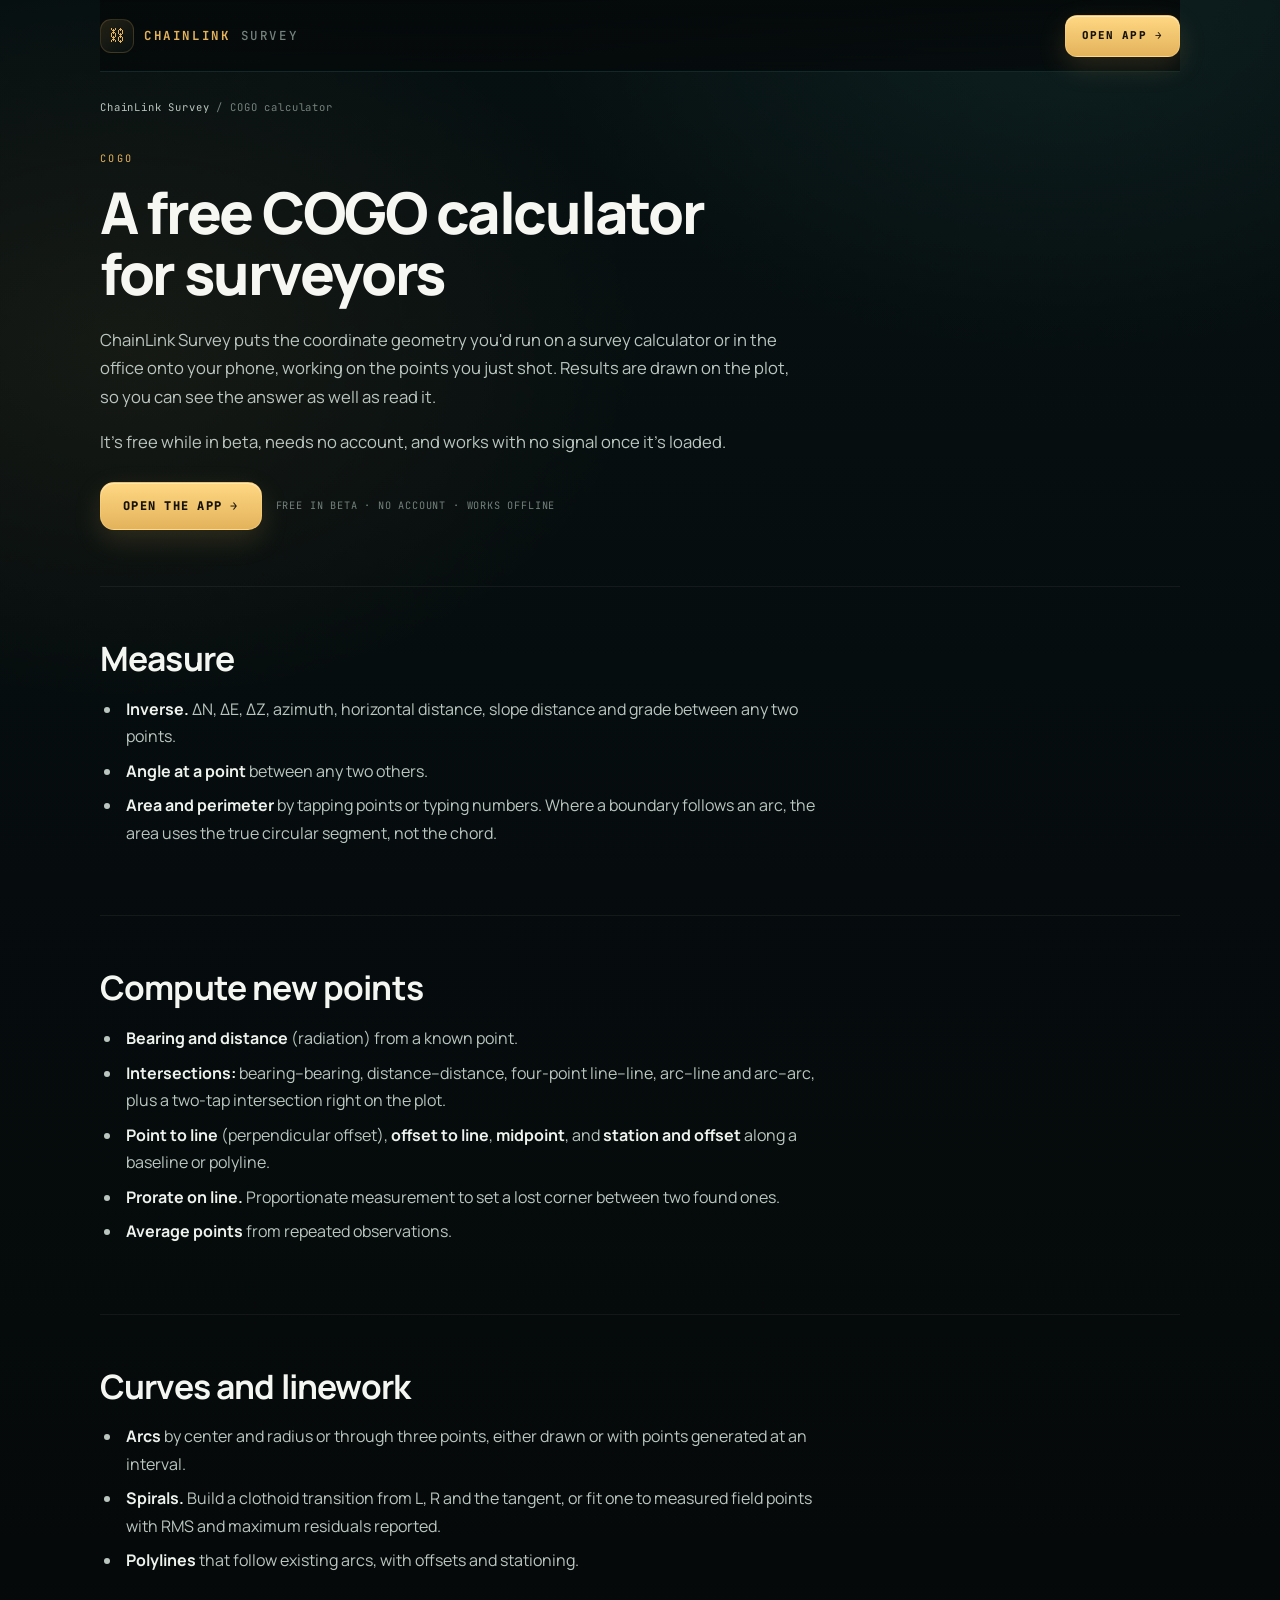
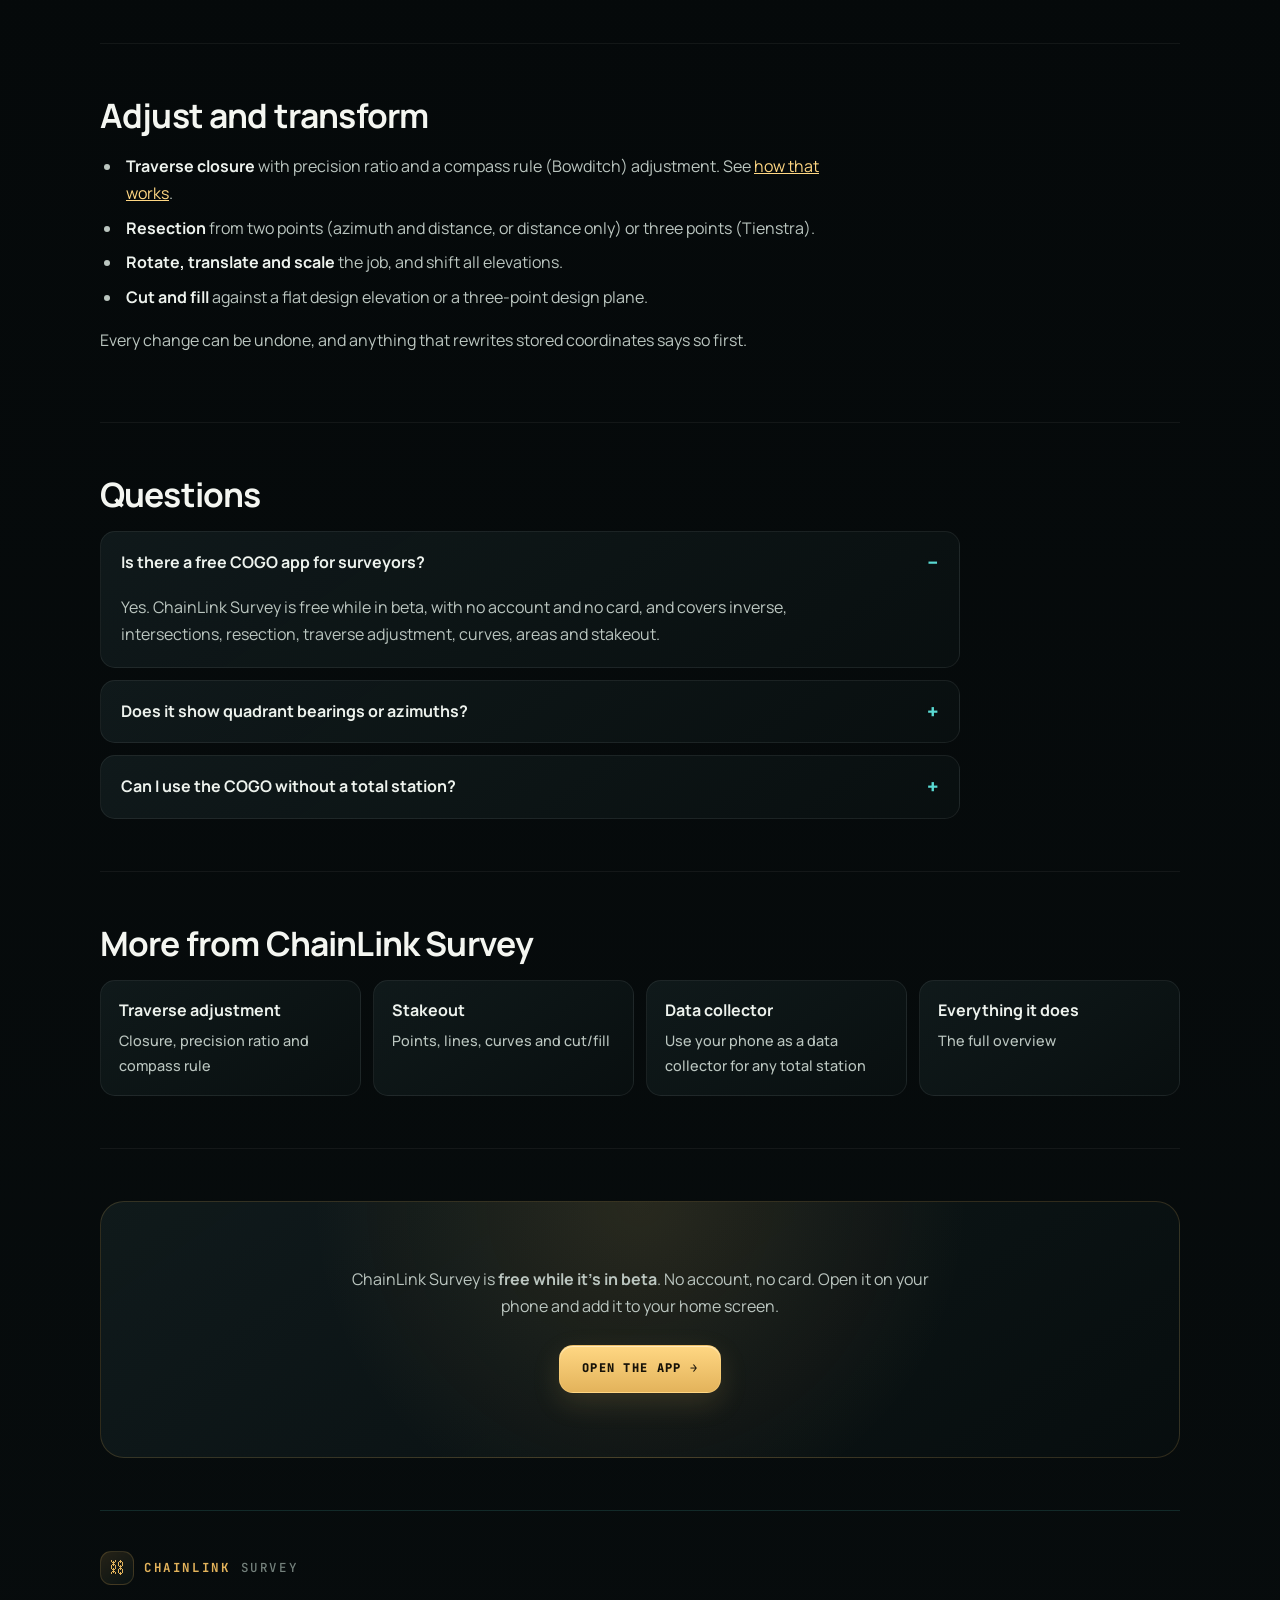
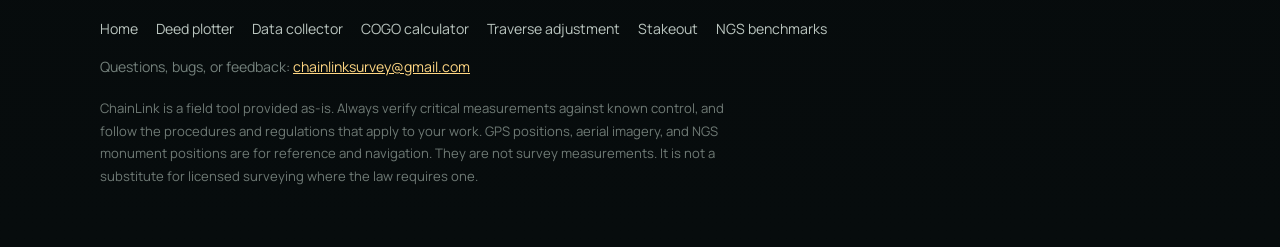
<file: cogo-calculator.html>
<!DOCTYPE html>
<html lang="en">
<head>
<meta charset="utf-8"/>
<meta content="width=device-width, initial-scale=1" name="viewport"/>
<title>Free COGO Calculator App for Surveyors | ChainLink Survey</title>
<meta content="A free COGO app for surveyors: inverse, intersections, resection, traverse adjustment, curves, spirals, areas and stakeout. Runs on your phone, works offline." name="description"/>
<meta content="index,follow" name="robots"/>
<link href="https://chainlinksurvey.com/cogo-calculator" rel="canonical"/>
<link href="/favicon.ico" rel="icon" sizes="48x48"/>
<link href="/icon-192.png" rel="icon" sizes="192x192" type="image/png"/>
<link href="/apple-touch-icon.png" rel="apple-touch-icon"/>
<meta content="article" property="og:type"/>
<meta content="Free COGO Calculator App for Surveyors | ChainLink Survey" property="og:title"/>
<meta content="A free COGO app for surveyors: inverse, intersections, resection, traverse adjustment, curves, spirals, areas and stakeout. Runs on your phone, works offline." property="og:description"/>
<meta content="https://chainlinksurvey.com/cogo-calculator" property="og:url"/>
<meta content="https://chainlinksurvey.com/og-image.jpg" property="og:image"/>
<meta content="summary_large_image" name="twitter:card"/>
<meta content="https://chainlinksurvey.com/og-image.jpg" name="twitter:image"/>
<script type="application/ld+json">
{
 "@context": "https://schema.org",
 "@graph": [
  {
   "@type": "WebPage",
   "@id": "https://chainlinksurvey.com/cogo-calculator#page",
   "url": "https://chainlinksurvey.com/cogo-calculator",
   "name": "Free COGO Calculator App for Surveyors | ChainLink Survey",
   "description": "A free COGO app for surveyors: inverse, intersections, resection, traverse adjustment, curves, spirals, areas and stakeout. Runs on your phone, works offline.",
   "isPartOf": {
    "@id": "https://chainlinksurvey.com/#site"
   },
   "about": {
    "@id": "https://chainlinksurvey.com/#app"
   }
  },
  {
   "@type": "BreadcrumbList",
   "itemListElement": [
    {
     "@type": "ListItem",
     "position": 1,
     "name": "ChainLink Survey",
     "item": "https://chainlinksurvey.com/"
    },
    {
     "@type": "ListItem",
     "position": 2,
     "name": "COGO calculator",
     "item": "https://chainlinksurvey.com/cogo-calculator"
    }
   ]
  },
  {
   "@type": "FAQPage",
   "@id": "https://chainlinksurvey.com/cogo-calculator#faq",
   "mainEntity": [
    {
     "@type": "Question",
     "name": "Is there a free COGO app for surveyors?",
     "acceptedAnswer": {
      "@type": "Answer",
      "text": "Yes. ChainLink Survey is free while in beta, with no account and no card, and covers inverse, intersections, resection, traverse adjustment, curves, areas and stakeout."
     }
    },
    {
     "@type": "Question",
     "name": "Does it show quadrant bearings or azimuths?",
     "acceptedAnswer": {
      "@type": "Answer",
      "text": "Either. Results and plot labels can display as azimuths from 0 to 360 degrees or as quadrant bearings such as N 45°30'00\" E. Angles are entered as DDD.MMSS."
     }
    },
    {
     "@type": "Question",
     "name": "Can I use the COGO without a total station?",
     "acceptedAnswer": {
      "@type": "Answer",
      "text": "Yes. You can type points in by coordinates, paste or photograph a coordinate list, or plot a deed, then run any of the COGO tools on those points."
     }
    }
   ]
  }
 ]
}
</script>
<link href="https://fonts.googleapis.com" rel="preconnect"/><link crossorigin="" href="https://fonts.gstatic.com" rel="preconnect"/><link href="https://fonts.googleapis.com/css2?family=JetBrains+Mono:wght@400;500;600;700&amp;family=Manrope:wght@400;500;600;700;800&amp;display=swap" rel="stylesheet"/>
<link href="/feature.css" rel="stylesheet"/>
</head>
<body>
<div class="wrap">
<header>
<a class="mark" href="/"><span class="chain">⛓</span><b>CHAINLINK</b> <span class="lite">SURVEY</span></a>
<a class="btn small" href="https://app.chainlinksurvey.com/">Open App →</a>
</header>
<nav aria-label="Breadcrumb" class="crumbs"><a href="/">ChainLink Survey</a> / COGO calculator</nav>
<div class="intro">
<div class="kicker">COGO</div>
<h1>A free COGO calculator for surveyors</h1>
<p class="lede">ChainLink Survey puts the coordinate geometry you'd run on a survey calculator or in the office onto your phone, working on the points you just shot. Results are drawn on the plot, so you can see the answer as well as read it.</p>
<p class="lede">It's free while in beta, needs no account, and works with no signal once it's loaded.</p>
<div class="actions"><a class="btn" href="https://app.chainlinksurvey.com/">Open the App →</a><span class="sub">FREE IN BETA · NO ACCOUNT · WORKS OFFLINE</span></div>
</div>
<main>
<section>
<h2>Measure</h2>
<ul>
<li><b>Inverse.</b> ΔN, ΔE, ΔZ, azimuth, horizontal distance, slope distance and grade between any two points.</li>
<li><b>Angle at a point</b> between any two others.</li>
<li><b>Area and perimeter</b> by tapping points or typing numbers. Where a boundary follows an arc, the area uses the true circular segment, not the chord.</li>
</ul>
</section>
<section>
<h2>Compute new points</h2>
<ul>
<li><b>Bearing and distance</b> (radiation) from a known point.</li>
<li><b>Intersections:</b> bearing–bearing, distance–distance, four-point line–line, arc–line and arc–arc, plus a two-tap intersection right on the plot.</li>
<li><b>Point to line</b> (perpendicular offset), <b>offset to line</b>, <b>midpoint</b>, and <b>station and offset</b> along a baseline or polyline.</li>
<li><b>Prorate on line.</b> Proportionate measurement to set a lost corner between two found ones.</li>
<li><b>Average points</b> from repeated observations.</li>
</ul>
</section>
<section>
<h2>Curves and linework</h2>
<ul>
<li><b>Arcs</b> by center and radius or through three points, either drawn or with points generated at an interval.</li>
<li><b>Spirals.</b> Build a clothoid transition from L, R and the tangent, or fit one to measured field points with RMS and maximum residuals reported.</li>
<li><b>Polylines</b> that follow existing arcs, with offsets and stationing.</li>
</ul>
</section>
<section>
<h2>Adjust and transform</h2>
<ul>
<li><b>Traverse closure</b> with precision ratio and a compass rule (Bowditch) adjustment. See <a href="/traverse-adjustment">how that works</a>.</li>
<li><b>Resection</b> from two points (azimuth and distance, or distance only) or three points (Tienstra).</li>
<li><b>Rotate, translate and scale</b> the job, and shift all elevations.</li>
<li><b>Cut and fill</b> against a flat design elevation or a three-point design plane.</li>
</ul>
<p>Every change can be undone, and anything that rewrites stored coordinates says so first.</p>
</section>
<section>
<h2>Questions</h2>
<div class="qa"><details open><summary>Is there a free COGO app for surveyors?</summary><p>Yes. ChainLink Survey is free while in beta, with no account and no card, and covers inverse, intersections, resection, traverse adjustment, curves, areas and stakeout.</p></details><details><summary>Does it show quadrant bearings or azimuths?</summary><p>Either. Results and plot labels can display as azimuths from 0 to 360 degrees or as quadrant bearings such as N 45°30&#x27;00&quot; E. Angles are entered as DDD.MMSS.</p></details><details><summary>Can I use the COGO without a total station?</summary><p>Yes. You can type points in by coordinates, paste or photograph a coordinate list, or plot a deed, then run any of the COGO tools on those points.</p></details></div>
</section>
<section>
<h2>More from ChainLink Survey</h2>
<ul class="related"><li><a href="/traverse-adjustment">Traverse adjustment<span>Closure, precision ratio and compass rule</span></a></li><li><a href="/survey-stakeout-app">Stakeout<span>Points, lines, curves and cut/fill</span></a></li><li><a href="/total-station-data-collector">Data collector<span>Use your phone as a data collector for any total station</span></a></li><li><a href="/">Everything it does<span>The full overview</span></a></li></ul>
</section>
</main>
<div class="cta"><p>ChainLink Survey is <b>free while it's in beta</b>. No account, no card. Open it on your phone and add it to your home screen.</p><a class="btn" href="https://app.chainlinksurvey.com/">Open the App →</a></div>
<footer>
<a class="mark" href="/"><span class="chain">⛓</span><b>CHAINLINK</b> <span class="lite">SURVEY</span></a>
<nav aria-label="Guides"><a href="/">Home</a><a href="/deed-plotter">Deed plotter</a><a href="/total-station-data-collector">Data collector</a><a href="/cogo-calculator">COGO calculator</a><a href="/traverse-adjustment">Traverse adjustment</a><a href="/survey-stakeout-app">Stakeout</a><a href="/ngs-benchmarks-map">NGS benchmarks</a></nav>
<div>Questions, bugs, or feedback: <a href="mailto:chainlinksurvey@gmail.com">chainlinksurvey@gmail.com</a></div>
<div class="legal">ChainLink is a field tool provided as-is. Always verify critical measurements against known control, and follow the procedures and regulations that apply to your work. GPS positions, aerial imagery, and NGS monument positions are for reference and navigation. They are not survey measurements. It is not a substitute for licensed surveying where the law requires one.</div>
</footer>
</div>
</body>
</html>
</file>
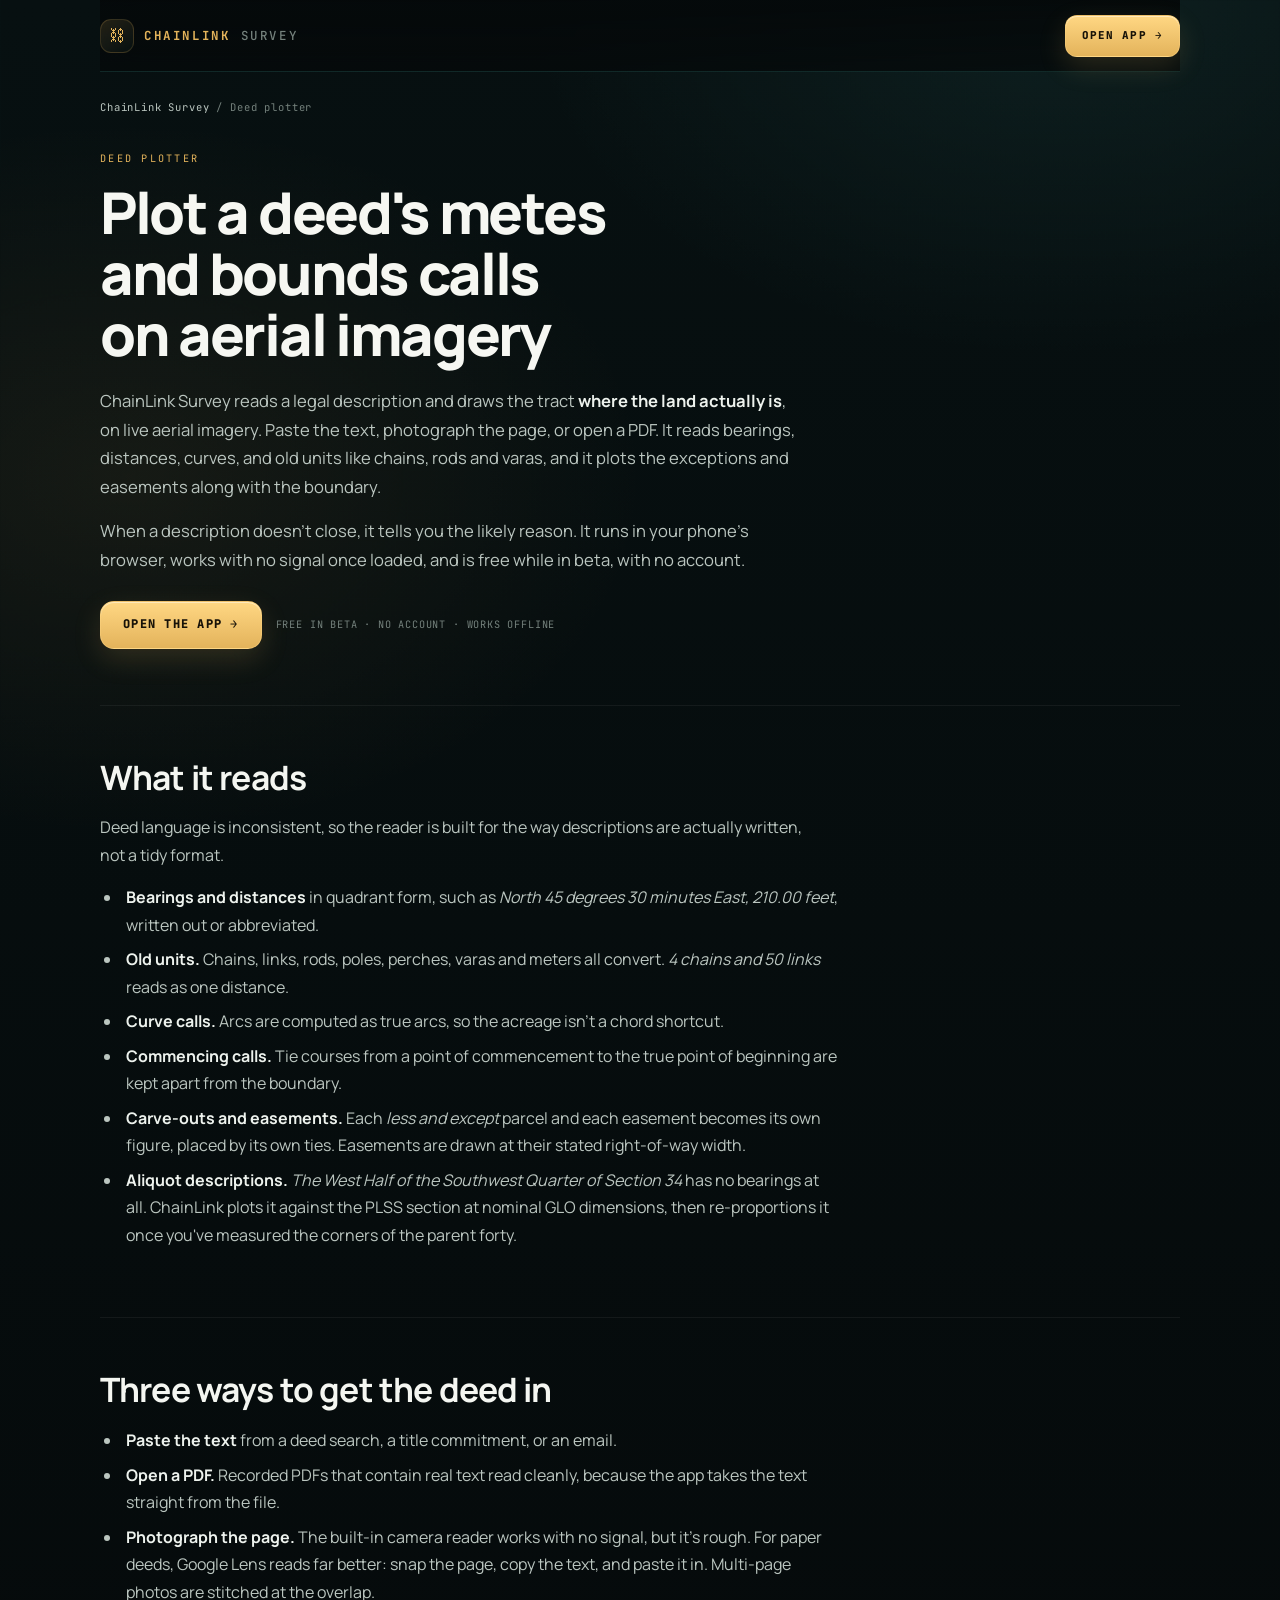
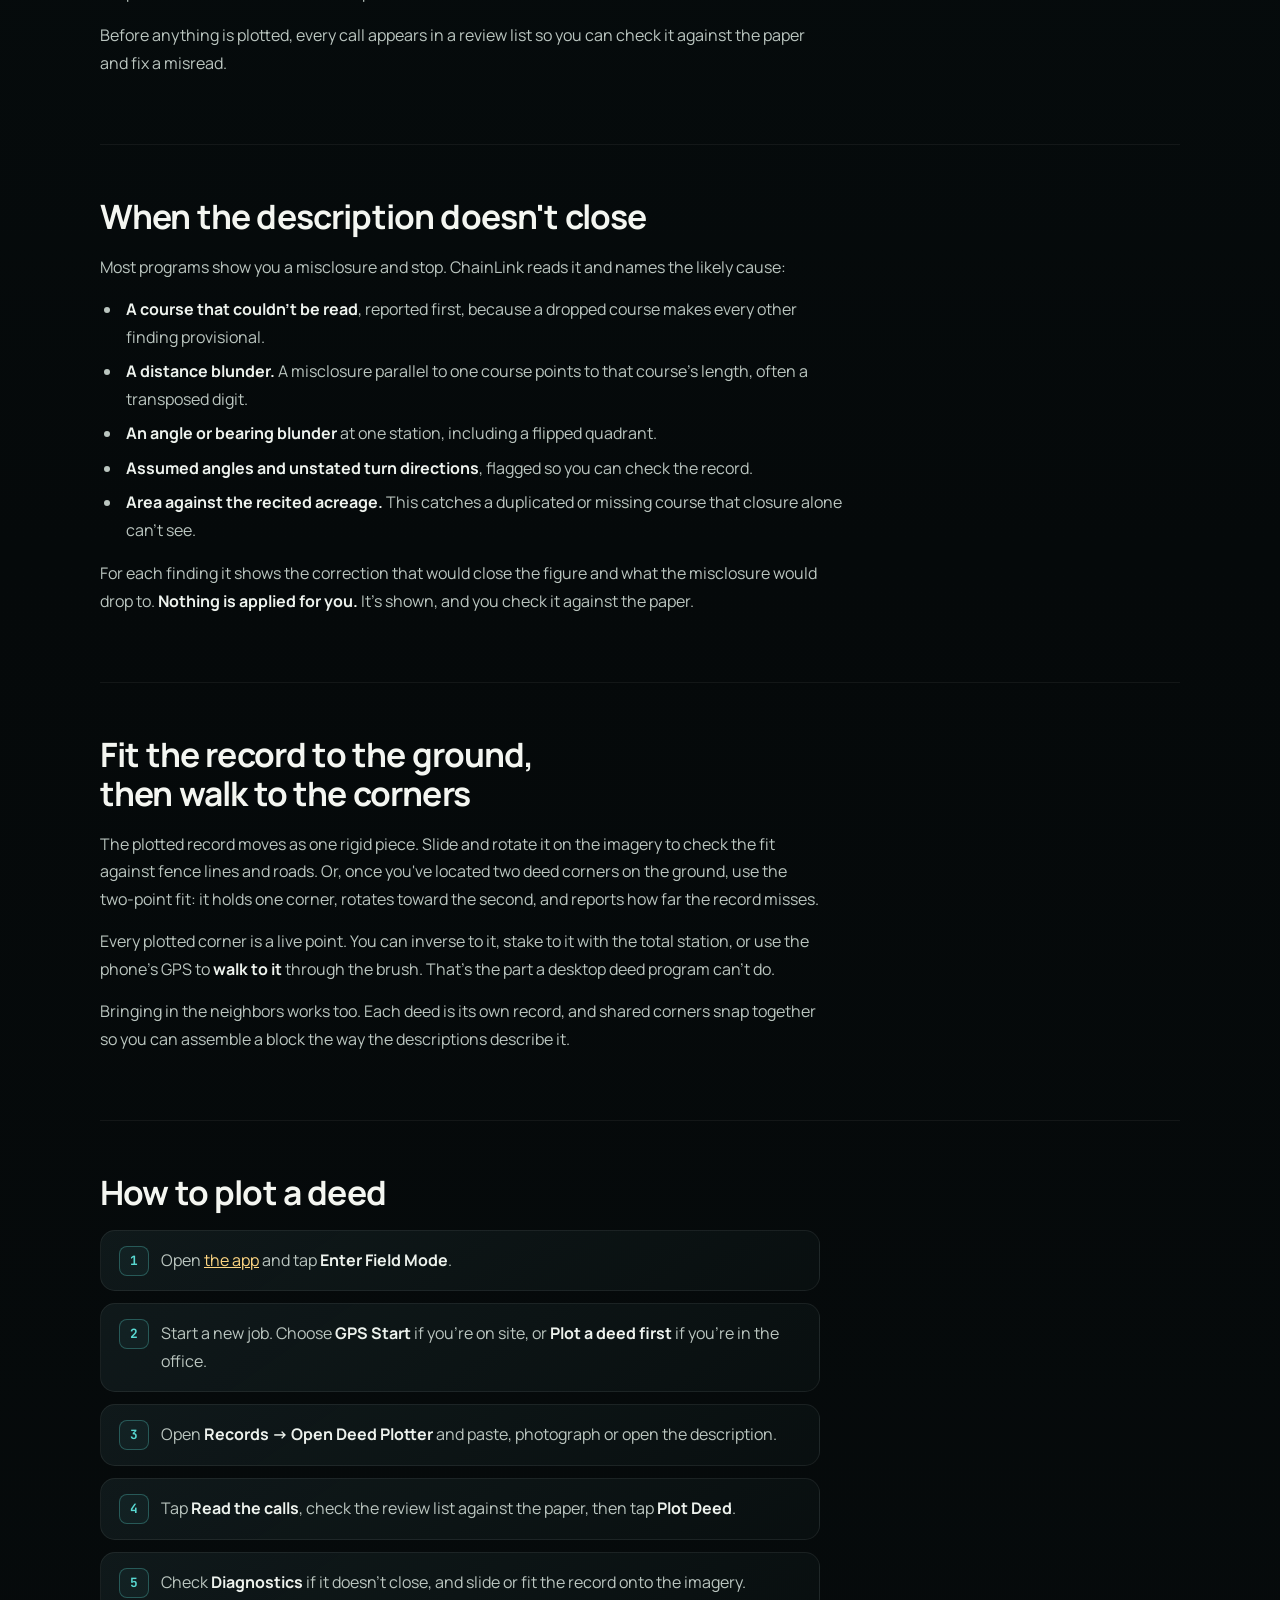
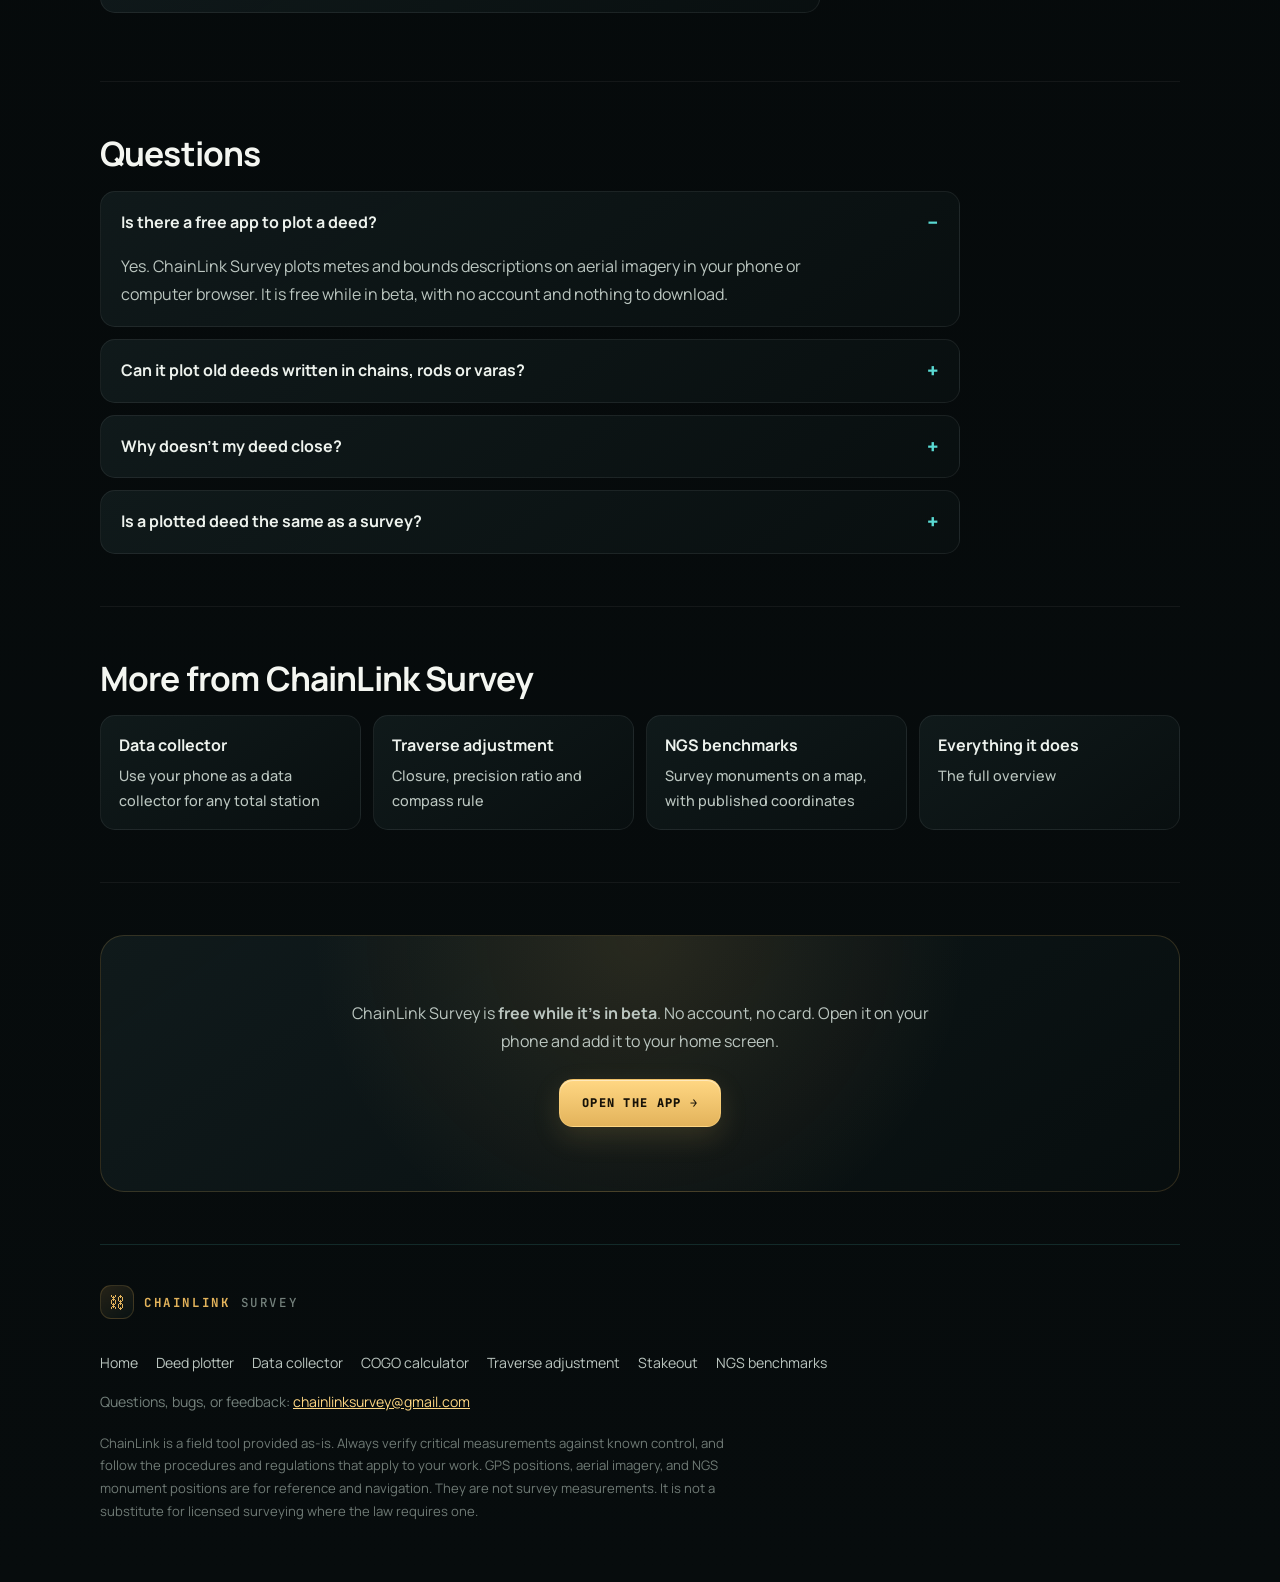
<file: deed-plotter.html>
<!DOCTYPE html>
<html lang="en">
<head>
<meta charset="utf-8"/>
<meta content="width=device-width, initial-scale=1" name="viewport"/>
<title>Free Deed Plotter: Plot Metes and Bounds Calls | ChainLink Survey</title>
<meta content="Paste or photograph a legal description and plot its metes and bounds calls on aerial imagery. Reads curves and old units, explains misclosures. Free." name="description"/>
<meta content="index,follow" name="robots"/>
<link href="https://chainlinksurvey.com/deed-plotter" rel="canonical"/>
<link href="/favicon.ico" rel="icon" sizes="48x48"/>
<link href="/icon-192.png" rel="icon" sizes="192x192" type="image/png"/>
<link href="/apple-touch-icon.png" rel="apple-touch-icon"/>
<meta content="article" property="og:type"/>
<meta content="Free Deed Plotter: Plot Metes and Bounds Calls | ChainLink Survey" property="og:title"/>
<meta content="Paste or photograph a legal description and plot its metes and bounds calls on aerial imagery. Reads curves and old units, explains misclosures. Free." property="og:description"/>
<meta content="https://chainlinksurvey.com/deed-plotter" property="og:url"/>
<meta content="https://chainlinksurvey.com/og-image.jpg" property="og:image"/>
<meta content="summary_large_image" name="twitter:card"/>
<meta content="https://chainlinksurvey.com/og-image.jpg" name="twitter:image"/>
<script type="application/ld+json">
{
 "@context": "https://schema.org",
 "@graph": [
  {
   "@type": "WebPage",
   "@id": "https://chainlinksurvey.com/deed-plotter#page",
   "url": "https://chainlinksurvey.com/deed-plotter",
   "name": "Free Deed Plotter: Plot Metes and Bounds Calls | ChainLink Survey",
   "description": "Paste or photograph a legal description and plot its metes and bounds calls on aerial imagery. Reads curves and old units, explains misclosures. Free.",
   "isPartOf": {
    "@id": "https://chainlinksurvey.com/#site"
   },
   "about": {
    "@id": "https://chainlinksurvey.com/#app"
   }
  },
  {
   "@type": "BreadcrumbList",
   "itemListElement": [
    {
     "@type": "ListItem",
     "position": 1,
     "name": "ChainLink Survey",
     "item": "https://chainlinksurvey.com/"
    },
    {
     "@type": "ListItem",
     "position": 2,
     "name": "Deed plotter",
     "item": "https://chainlinksurvey.com/deed-plotter"
    }
   ]
  },
  {
   "@type": "FAQPage",
   "@id": "https://chainlinksurvey.com/deed-plotter#faq",
   "mainEntity": [
    {
     "@type": "Question",
     "name": "Is there a free app to plot a deed?",
     "acceptedAnswer": {
      "@type": "Answer",
      "text": "Yes. ChainLink Survey plots metes and bounds descriptions on aerial imagery in your phone or computer browser. It is free while in beta, with no account and nothing to download."
     }
    },
    {
     "@type": "Question",
     "name": "Can it plot old deeds written in chains, rods or varas?",
     "acceptedAnswer": {
      "@type": "Answer",
      "text": "Yes. Chains, links, rods, poles, perches, varas and meters are all converted, and mixed phrases like 4 chains and 50 links are read as one distance."
     }
    },
    {
     "@type": "Question",
     "name": "Why doesn't my deed close?",
     "acceptedAnswer": {
      "@type": "Answer",
      "text": "Common causes are a transposed digit in a distance, a flipped quadrant on a bearing, a dropped or duplicated course, or an angle written without saying which side it is turned from. ChainLink checks for each of these and names the likely one, along with the correction that would close the figure."
     }
    },
    {
     "@type": "Question",
     "name": "Is a plotted deed the same as a survey?",
     "acceptedAnswer": {
      "@type": "Answer",
      "text": "No. A plot shows what the record says. Where the boundary actually is on the ground is a question for a licensed surveyor, and a plot is not a substitute for one where the law requires it."
     }
    }
   ]
  },
  {
   "@type": "HowTo",
   "name": "How to plot a deed",
   "step": [
    {
     "@type": "HowToStep",
     "position": 1,
     "text": "Open the app and tap Enter Field Mode."
    },
    {
     "@type": "HowToStep",
     "position": 2,
     "text": "Start a new job. Choose GPS Start if you're on site, or Plot a deed first if you're in the office."
    },
    {
     "@type": "HowToStep",
     "position": 3,
     "text": "Open Records → Open Deed Plotter and paste, photograph or open the description."
    },
    {
     "@type": "HowToStep",
     "position": 4,
     "text": "Tap Read the calls, check the review list against the paper, then tap Plot Deed."
    },
    {
     "@type": "HowToStep",
     "position": 5,
     "text": "Check Diagnostics if it doesn't close, and slide or fit the record onto the imagery."
    }
   ]
  }
 ]
}
</script>
<link href="https://fonts.googleapis.com" rel="preconnect"/><link crossorigin="" href="https://fonts.gstatic.com" rel="preconnect"/><link href="https://fonts.googleapis.com/css2?family=JetBrains+Mono:wght@400;500;600;700&amp;family=Manrope:wght@400;500;600;700;800&amp;display=swap" rel="stylesheet"/>
<link href="/feature.css" rel="stylesheet"/>
</head>
<body>
<div class="wrap">
<header>
<a class="mark" href="/"><span class="chain">⛓</span><b>CHAINLINK</b> <span class="lite">SURVEY</span></a>
<a class="btn small" href="https://app.chainlinksurvey.com/">Open App →</a>
</header>
<nav aria-label="Breadcrumb" class="crumbs"><a href="/">ChainLink Survey</a> / Deed plotter</nav>
<div class="intro">
<div class="kicker">Deed plotter</div>
<h1>Plot a deed&#x27;s metes and bounds calls on aerial imagery</h1>
<p class="lede">ChainLink Survey reads a legal description and draws the tract <b>where the land actually is</b>, on live aerial imagery. Paste the text, photograph the page, or open a PDF. It reads bearings, distances, curves, and old units like chains, rods and varas, and it plots the exceptions and easements along with the boundary.</p>
<p class="lede">When a description doesn't close, it tells you the likely reason. It runs in your phone's browser, works with no signal once loaded, and is free while in beta, with no account.</p>
<div class="actions"><a class="btn" href="https://app.chainlinksurvey.com/">Open the App →</a><span class="sub">FREE IN BETA · NO ACCOUNT · WORKS OFFLINE</span></div>
</div>
<main>
<section>
<h2>What it reads</h2>
<p>Deed language is inconsistent, so the reader is built for the way descriptions are actually written, not a tidy format.</p>
<ul>
<li><b>Bearings and distances</b> in quadrant form, such as <i>North 45 degrees 30 minutes East, 210.00 feet</i>, written out or abbreviated.</li>
<li><b>Old units.</b> Chains, links, rods, poles, perches, varas and meters all convert. <i>4 chains and 50 links</i> reads as one distance.</li>
<li><b>Curve calls.</b> Arcs are computed as true arcs, so the acreage isn't a chord shortcut.</li>
<li><b>Commencing calls.</b> Tie courses from a point of commencement to the true point of beginning are kept apart from the boundary.</li>
<li><b>Carve-outs and easements.</b> Each <i>less and except</i> parcel and each easement becomes its own figure, placed by its own ties. Easements are drawn at their stated right-of-way width.</li>
<li><b>Aliquot descriptions.</b> <i>The West Half of the Southwest Quarter of Section 34</i> has no bearings at all. ChainLink plots it against the PLSS section at nominal GLO dimensions, then re-proportions it once you've measured the corners of the parent forty.</li>
</ul>
</section>
<section>
<h2>Three ways to get the deed in</h2>
<ul>
<li><b>Paste the text</b> from a deed search, a title commitment, or an email.</li>
<li><b>Open a PDF.</b> Recorded PDFs that contain real text read cleanly, because the app takes the text straight from the file.</li>
<li><b>Photograph the page.</b> The built-in camera reader works with no signal, but it's rough. For paper deeds, Google Lens reads far better: snap the page, copy the text, and paste it in. Multi-page photos are stitched at the overlap.</li>
</ul>
<p>Before anything is plotted, every call appears in a review list so you can check it against the paper and fix a misread.</p>
</section>
<section>
<h2>When the description doesn&#x27;t close</h2>
<p>Most programs show you a misclosure and stop. ChainLink reads it and names the likely cause:</p>
<ul>
<li><b>A course that couldn't be read</b>, reported first, because a dropped course makes every other finding provisional.</li>
<li><b>A distance blunder.</b> A misclosure parallel to one course points to that course's length, often a transposed digit.</li>
<li><b>An angle or bearing blunder</b> at one station, including a flipped quadrant.</li>
<li><b>Assumed angles and unstated turn directions</b>, flagged so you can check the record.</li>
<li><b>Area against the recited acreage.</b> This catches a duplicated or missing course that closure alone can't see.</li>
</ul>
<p>For each finding it shows the correction that would close the figure and what the misclosure would drop to. <b>Nothing is applied for you.</b> It's shown, and you check it against the paper.</p>
</section>
<section>
<h2>Fit the record to the ground, then walk to the corners</h2>
<p>The plotted record moves as one rigid piece. Slide and rotate it on the imagery to check the fit against fence lines and roads. Or, once you've located two deed corners on the ground, use the two-point fit: it holds one corner, rotates toward the second, and reports how far the record misses.</p>
<p>Every plotted corner is a live point. You can inverse to it, stake to it with the total station, or use the phone's GPS to <b>walk to it</b> through the brush. That's the part a desktop deed program can't do.</p>
<p>Bringing in the neighbors works too. Each deed is its own record, and shared corners snap together so you can assemble a block the way the descriptions describe it.</p>
</section>
<section>
<h2>How to plot a deed</h2>
<ol class="steps"><li>Open <a href="https://app.chainlinksurvey.com/">the app</a> and tap <b>Enter Field Mode</b>.</li><li>Start a new job. Choose <b>GPS Start</b> if you're on site, or <b>Plot a deed first</b> if you're in the office.</li><li>Open <b>Records → Open Deed Plotter</b> and paste, photograph or open the description.</li><li>Tap <b>Read the calls</b>, check the review list against the paper, then tap <b>Plot Deed</b>.</li><li>Check <b>Diagnostics</b> if it doesn't close, and slide or fit the record onto the imagery.</li></ol>
</section>
<section>
<h2>Questions</h2>
<div class="qa"><details open><summary>Is there a free app to plot a deed?</summary><p>Yes. ChainLink Survey plots metes and bounds descriptions on aerial imagery in your phone or computer browser. It is free while in beta, with no account and nothing to download.</p></details><details><summary>Can it plot old deeds written in chains, rods or varas?</summary><p>Yes. Chains, links, rods, poles, perches, varas and meters are all converted, and mixed phrases like 4 chains and 50 links are read as one distance.</p></details><details><summary>Why doesn&#x27;t my deed close?</summary><p>Common causes are a transposed digit in a distance, a flipped quadrant on a bearing, a dropped or duplicated course, or an angle written without saying which side it is turned from. ChainLink checks for each of these and names the likely one, along with the correction that would close the figure.</p></details><details><summary>Is a plotted deed the same as a survey?</summary><p>No. A plot shows what the record says. Where the boundary actually is on the ground is a question for a licensed surveyor, and a plot is not a substitute for one where the law requires it.</p></details></div>
</section>
<section>
<h2>More from ChainLink Survey</h2>
<ul class="related"><li><a href="/total-station-data-collector">Data collector<span>Use your phone as a data collector for any total station</span></a></li><li><a href="/traverse-adjustment">Traverse adjustment<span>Closure, precision ratio and compass rule</span></a></li><li><a href="/ngs-benchmarks-map">NGS benchmarks<span>Survey monuments on a map, with published coordinates</span></a></li><li><a href="/">Everything it does<span>The full overview</span></a></li></ul>
</section>
</main>
<div class="cta"><p>ChainLink Survey is <b>free while it's in beta</b>. No account, no card. Open it on your phone and add it to your home screen.</p><a class="btn" href="https://app.chainlinksurvey.com/">Open the App →</a></div>
<footer>
<a class="mark" href="/"><span class="chain">⛓</span><b>CHAINLINK</b> <span class="lite">SURVEY</span></a>
<nav aria-label="Guides"><a href="/">Home</a><a href="/deed-plotter">Deed plotter</a><a href="/total-station-data-collector">Data collector</a><a href="/cogo-calculator">COGO calculator</a><a href="/traverse-adjustment">Traverse adjustment</a><a href="/survey-stakeout-app">Stakeout</a><a href="/ngs-benchmarks-map">NGS benchmarks</a></nav>
<div>Questions, bugs, or feedback: <a href="mailto:chainlinksurvey@gmail.com">chainlinksurvey@gmail.com</a></div>
<div class="legal">ChainLink is a field tool provided as-is. Always verify critical measurements against known control, and follow the procedures and regulations that apply to your work. GPS positions, aerial imagery, and NGS monument positions are for reference and navigation. They are not survey measurements. It is not a substitute for licensed surveying where the law requires one.</div>
</footer>
</div>
</body>
</html>
</file>
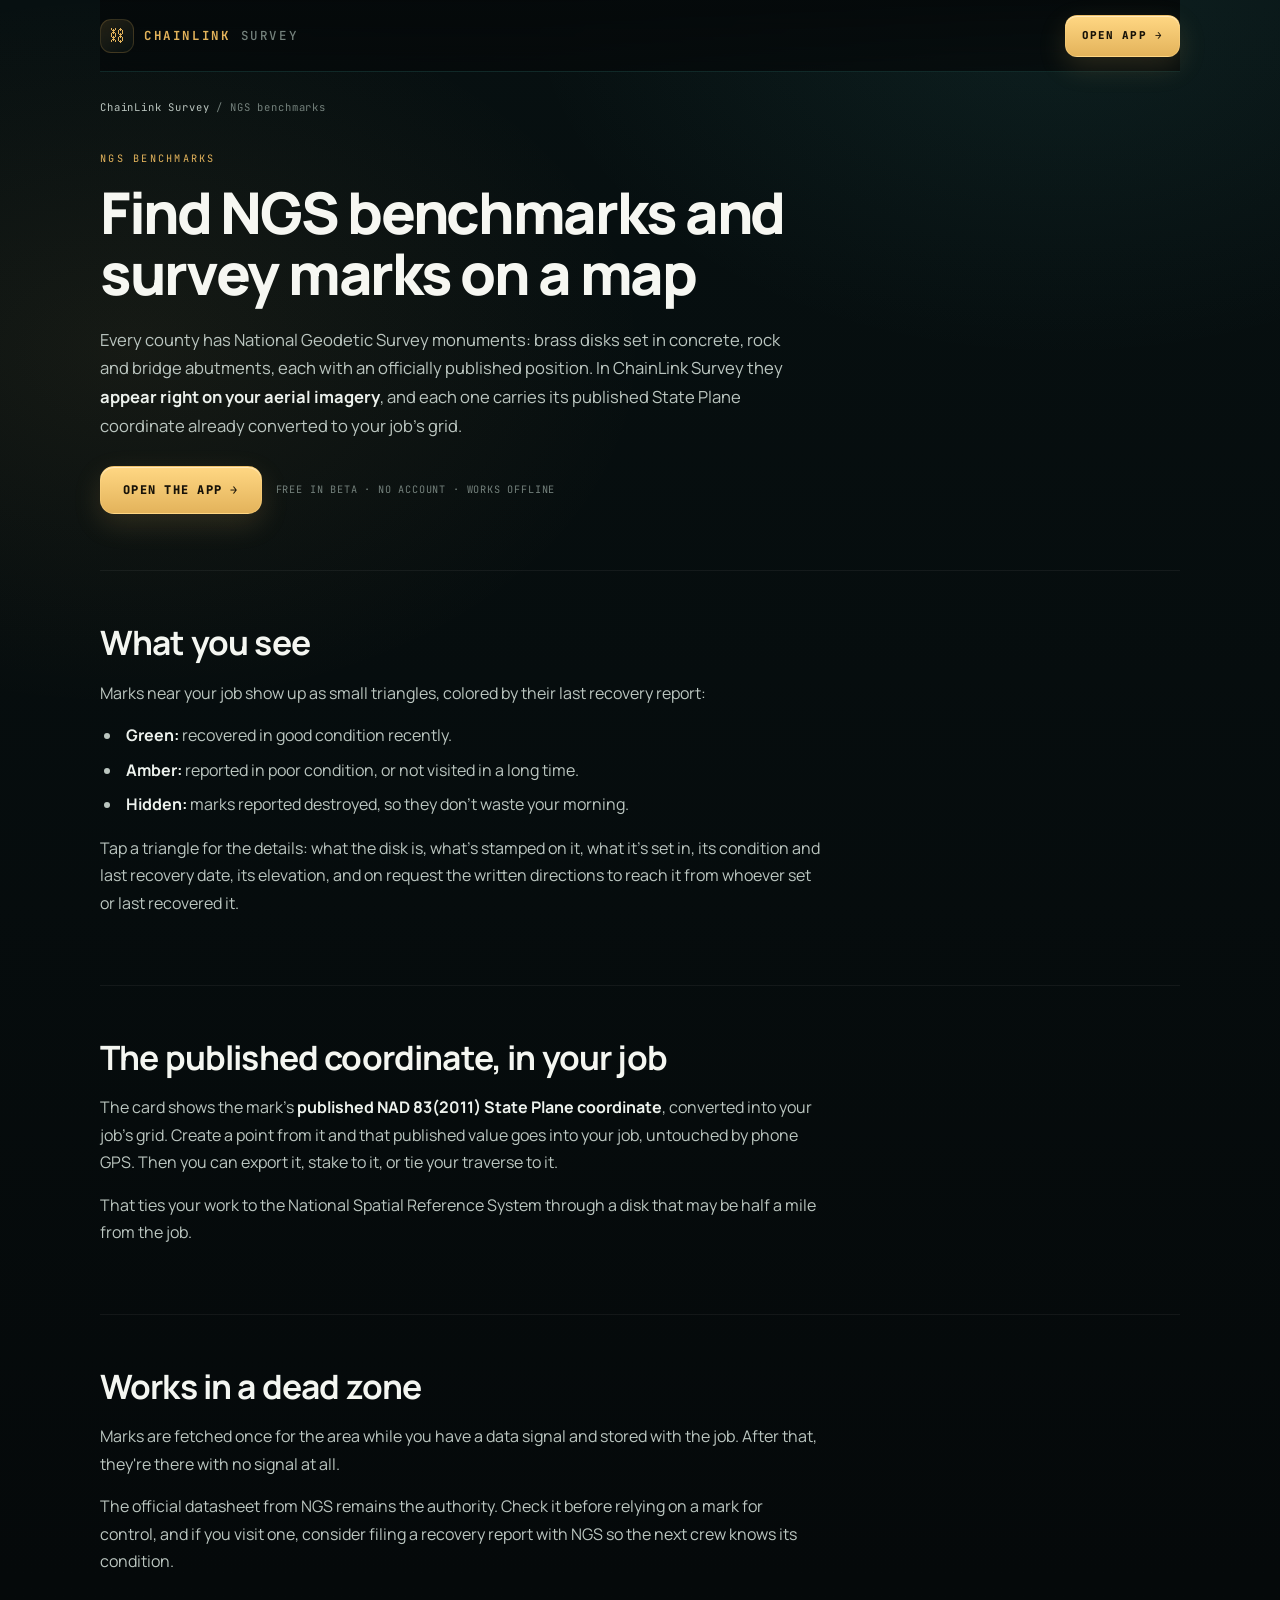
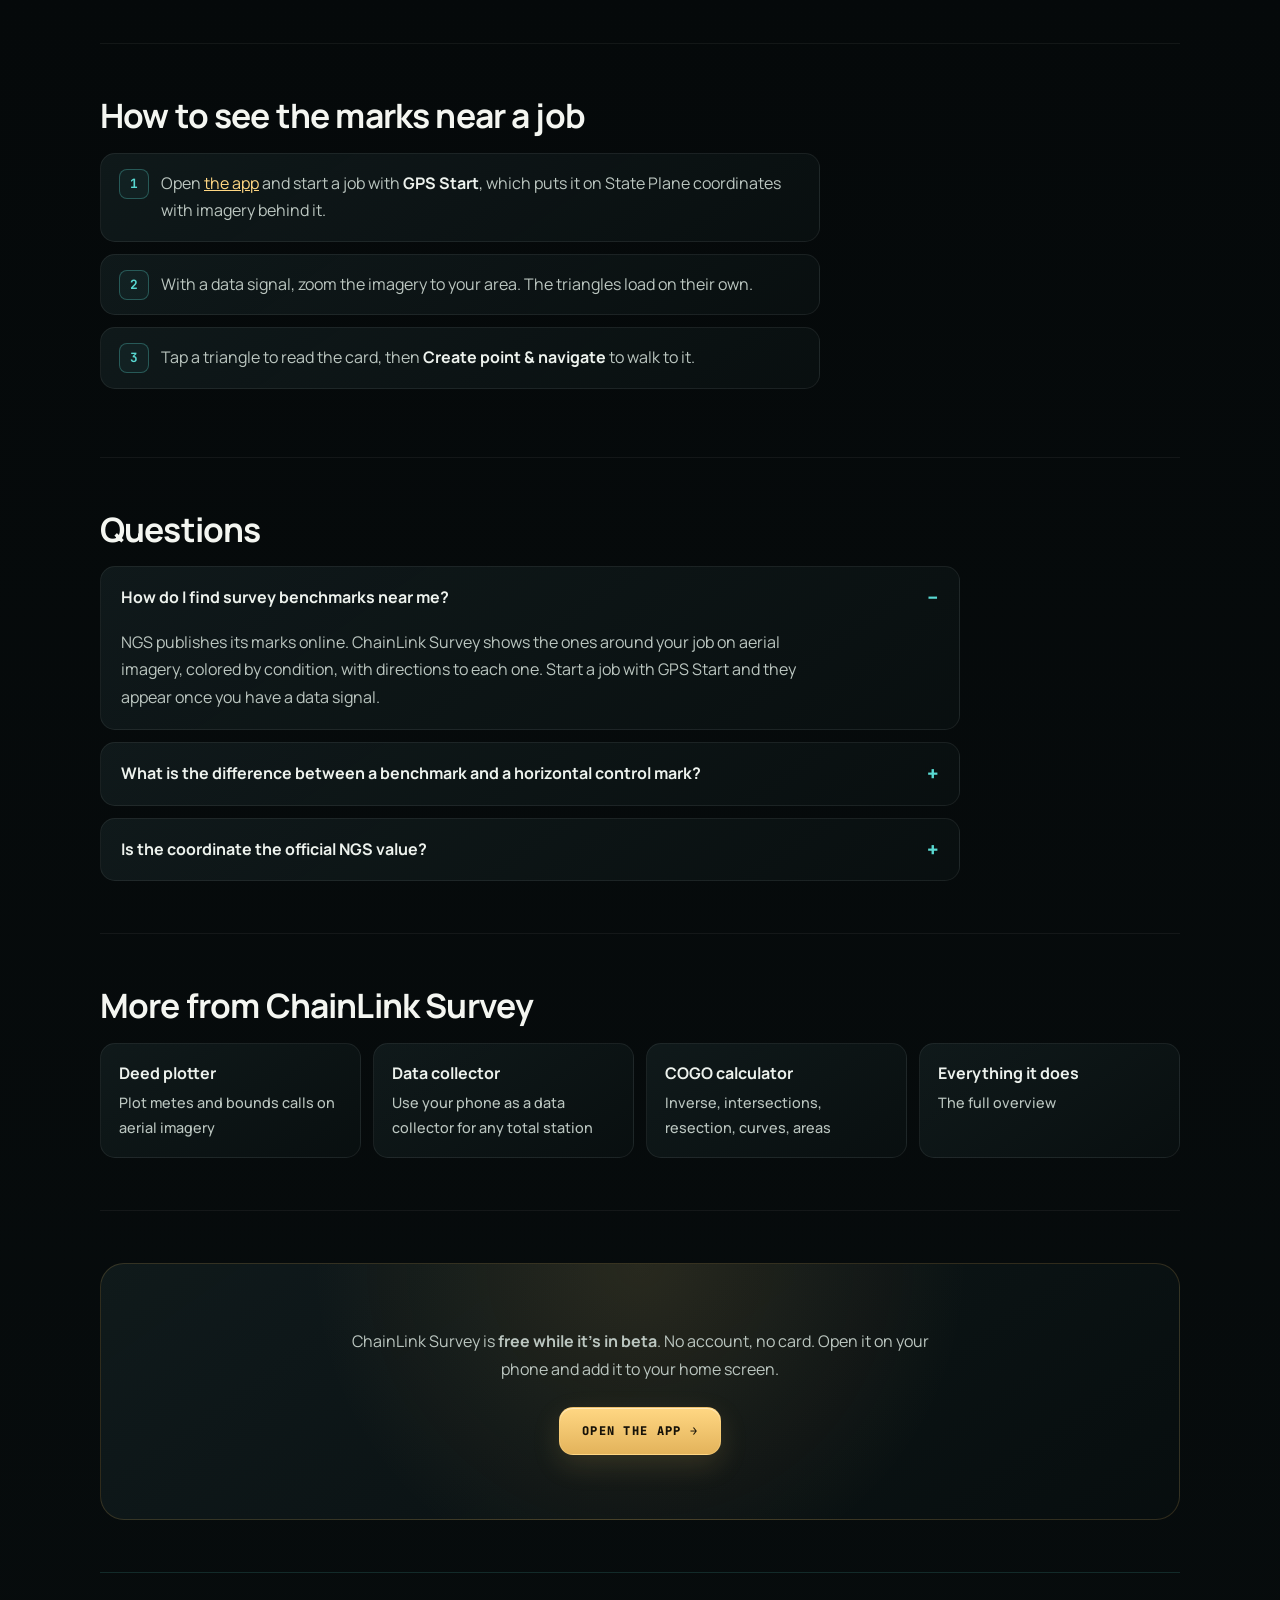
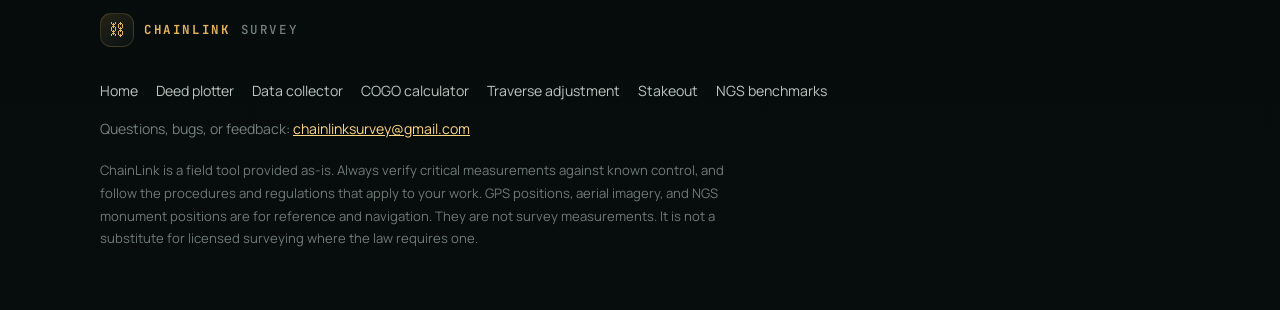
<file: ngs-benchmarks-map.html>
<!DOCTYPE html>
<html lang="en">
<head>
<meta charset="utf-8"/>
<meta content="width=device-width, initial-scale=1" name="viewport"/>
<title>Find NGS Benchmarks and Survey Marks on a Map | ChainLink Survey</title>
<meta content="See NGS benchmarks and survey monuments on aerial imagery, colored by condition, with published State Plane coordinates and directions to each disk. Free." name="description"/>
<meta content="index,follow" name="robots"/>
<link href="https://chainlinksurvey.com/ngs-benchmarks-map" rel="canonical"/>
<link href="/favicon.ico" rel="icon" sizes="48x48"/>
<link href="/icon-192.png" rel="icon" sizes="192x192" type="image/png"/>
<link href="/apple-touch-icon.png" rel="apple-touch-icon"/>
<meta content="article" property="og:type"/>
<meta content="Find NGS Benchmarks and Survey Marks on a Map | ChainLink Survey" property="og:title"/>
<meta content="See NGS benchmarks and survey monuments on aerial imagery, colored by condition, with published State Plane coordinates and directions to each disk. Free." property="og:description"/>
<meta content="https://chainlinksurvey.com/ngs-benchmarks-map" property="og:url"/>
<meta content="https://chainlinksurvey.com/og-image.jpg" property="og:image"/>
<meta content="summary_large_image" name="twitter:card"/>
<meta content="https://chainlinksurvey.com/og-image.jpg" name="twitter:image"/>
<script type="application/ld+json">
{
 "@context": "https://schema.org",
 "@graph": [
  {
   "@type": "WebPage",
   "@id": "https://chainlinksurvey.com/ngs-benchmarks-map#page",
   "url": "https://chainlinksurvey.com/ngs-benchmarks-map",
   "name": "Find NGS Benchmarks and Survey Marks on a Map | ChainLink Survey",
   "description": "See NGS benchmarks and survey monuments on aerial imagery, colored by condition, with published State Plane coordinates and directions to each disk. Free.",
   "isPartOf": {
    "@id": "https://chainlinksurvey.com/#site"
   },
   "about": {
    "@id": "https://chainlinksurvey.com/#app"
   }
  },
  {
   "@type": "BreadcrumbList",
   "itemListElement": [
    {
     "@type": "ListItem",
     "position": 1,
     "name": "ChainLink Survey",
     "item": "https://chainlinksurvey.com/"
    },
    {
     "@type": "ListItem",
     "position": 2,
     "name": "NGS benchmarks",
     "item": "https://chainlinksurvey.com/ngs-benchmarks-map"
    }
   ]
  },
  {
   "@type": "FAQPage",
   "@id": "https://chainlinksurvey.com/ngs-benchmarks-map#faq",
   "mainEntity": [
    {
     "@type": "Question",
     "name": "How do I find survey benchmarks near me?",
     "acceptedAnswer": {
      "@type": "Answer",
      "text": "NGS publishes its marks online. ChainLink Survey shows the ones around your job on aerial imagery, colored by condition, with directions to each one. Start a job with GPS Start and they appear once you have a data signal."
     }
    },
    {
     "@type": "Question",
     "name": "What is the difference between a benchmark and a horizontal control mark?",
     "acceptedAnswer": {
      "@type": "Answer",
      "text": "A benchmark has a published elevation. A horizontal control mark has a published horizontal position. Many NGS marks carry both, and the card shows what has been published for each one."
     }
    },
    {
     "@type": "Question",
     "name": "Is the coordinate the official NGS value?",
     "acceptedAnswer": {
      "@type": "Answer",
      "text": "It is the published NAD 83(2011) State Plane value converted to your job's grid. For control work, confirm it against the official NGS datasheet."
     }
    }
   ]
  },
  {
   "@type": "HowTo",
   "name": "How to see the marks near a job",
   "step": [
    {
     "@type": "HowToStep",
     "position": 1,
     "text": "Open the app and start a job with GPS Start, which puts it on State Plane coordinates with imagery behind it."
    },
    {
     "@type": "HowToStep",
     "position": 2,
     "text": "With a data signal, zoom the imagery to your area. The triangles load on their own."
    },
    {
     "@type": "HowToStep",
     "position": 3,
     "text": "Tap a triangle to read the card, then Create point & navigate to walk to it."
    }
   ]
  }
 ]
}
</script>
<link href="https://fonts.googleapis.com" rel="preconnect"/><link crossorigin="" href="https://fonts.gstatic.com" rel="preconnect"/><link href="https://fonts.googleapis.com/css2?family=JetBrains+Mono:wght@400;500;600;700&amp;family=Manrope:wght@400;500;600;700;800&amp;display=swap" rel="stylesheet"/>
<link href="/feature.css" rel="stylesheet"/>
</head>
<body>
<div class="wrap">
<header>
<a class="mark" href="/"><span class="chain">⛓</span><b>CHAINLINK</b> <span class="lite">SURVEY</span></a>
<a class="btn small" href="https://app.chainlinksurvey.com/">Open App →</a>
</header>
<nav aria-label="Breadcrumb" class="crumbs"><a href="/">ChainLink Survey</a> / NGS benchmarks</nav>
<div class="intro">
<div class="kicker">NGS benchmarks</div>
<h1>Find NGS benchmarks and survey marks on a map</h1>
<p class="lede">Every county has National Geodetic Survey monuments: brass disks set in concrete, rock and bridge abutments, each with an officially published position. In ChainLink Survey they <b>appear right on your aerial imagery</b>, and each one carries its published State Plane coordinate already converted to your job's grid.</p>
<div class="actions"><a class="btn" href="https://app.chainlinksurvey.com/">Open the App →</a><span class="sub">FREE IN BETA · NO ACCOUNT · WORKS OFFLINE</span></div>
</div>
<main>
<section>
<h2>What you see</h2>
<p>Marks near your job show up as small triangles, colored by their last recovery report:</p>
<ul>
<li><b>Green:</b> recovered in good condition recently.</li>
<li><b>Amber:</b> reported in poor condition, or not visited in a long time.</li>
<li><b>Hidden:</b> marks reported destroyed, so they don't waste your morning.</li>
</ul>
<p>Tap a triangle for the details: what the disk is, what's stamped on it, what it's set in, its condition and last recovery date, its elevation, and on request the written directions to reach it from whoever set or last recovered it.</p>
</section>
<section>
<h2>The published coordinate, in your job</h2>
<p>The card shows the mark's <b>published NAD 83(2011) State Plane coordinate</b>, converted into your job's grid. Create a point from it and that published value goes into your job, untouched by phone GPS. Then you can export it, stake to it, or tie your traverse to it.</p>
<p>That ties your work to the National Spatial Reference System through a disk that may be half a mile from the job.</p>
</section>
<section>
<h2>Works in a dead zone</h2>
<p>Marks are fetched once for the area while you have a data signal and stored with the job. After that, they're there with no signal at all.</p>
<p>The official datasheet from NGS remains the authority. Check it before relying on a mark for control, and if you visit one, consider filing a recovery report with NGS so the next crew knows its condition.</p>
</section>
<section>
<h2>How to see the marks near a job</h2>
<ol class="steps"><li>Open <a href="https://app.chainlinksurvey.com/">the app</a> and start a job with <b>GPS Start</b>, which puts it on State Plane coordinates with imagery behind it.</li><li>With a data signal, zoom the imagery to your area. The triangles load on their own.</li><li>Tap a triangle to read the card, then <b>Create point &amp; navigate</b> to walk to it.</li></ol>
</section>
<section>
<h2>Questions</h2>
<div class="qa"><details open><summary>How do I find survey benchmarks near me?</summary><p>NGS publishes its marks online. ChainLink Survey shows the ones around your job on aerial imagery, colored by condition, with directions to each one. Start a job with GPS Start and they appear once you have a data signal.</p></details><details><summary>What is the difference between a benchmark and a horizontal control mark?</summary><p>A benchmark has a published elevation. A horizontal control mark has a published horizontal position. Many NGS marks carry both, and the card shows what has been published for each one.</p></details><details><summary>Is the coordinate the official NGS value?</summary><p>It is the published NAD 83(2011) State Plane value converted to your job&#x27;s grid. For control work, confirm it against the official NGS datasheet.</p></details></div>
</section>
<section>
<h2>More from ChainLink Survey</h2>
<ul class="related"><li><a href="/deed-plotter">Deed plotter<span>Plot metes and bounds calls on aerial imagery</span></a></li><li><a href="/total-station-data-collector">Data collector<span>Use your phone as a data collector for any total station</span></a></li><li><a href="/cogo-calculator">COGO calculator<span>Inverse, intersections, resection, curves, areas</span></a></li><li><a href="/">Everything it does<span>The full overview</span></a></li></ul>
</section>
</main>
<div class="cta"><p>ChainLink Survey is <b>free while it's in beta</b>. No account, no card. Open it on your phone and add it to your home screen.</p><a class="btn" href="https://app.chainlinksurvey.com/">Open the App →</a></div>
<footer>
<a class="mark" href="/"><span class="chain">⛓</span><b>CHAINLINK</b> <span class="lite">SURVEY</span></a>
<nav aria-label="Guides"><a href="/">Home</a><a href="/deed-plotter">Deed plotter</a><a href="/total-station-data-collector">Data collector</a><a href="/cogo-calculator">COGO calculator</a><a href="/traverse-adjustment">Traverse adjustment</a><a href="/survey-stakeout-app">Stakeout</a><a href="/ngs-benchmarks-map">NGS benchmarks</a></nav>
<div>Questions, bugs, or feedback: <a href="mailto:chainlinksurvey@gmail.com">chainlinksurvey@gmail.com</a></div>
<div class="legal">ChainLink is a field tool provided as-is. Always verify critical measurements against known control, and follow the procedures and regulations that apply to your work. GPS positions, aerial imagery, and NGS monument positions are for reference and navigation. They are not survey measurements. It is not a substitute for licensed surveying where the law requires one.</div>
</footer>
</div>
</body>
</html>
</file>
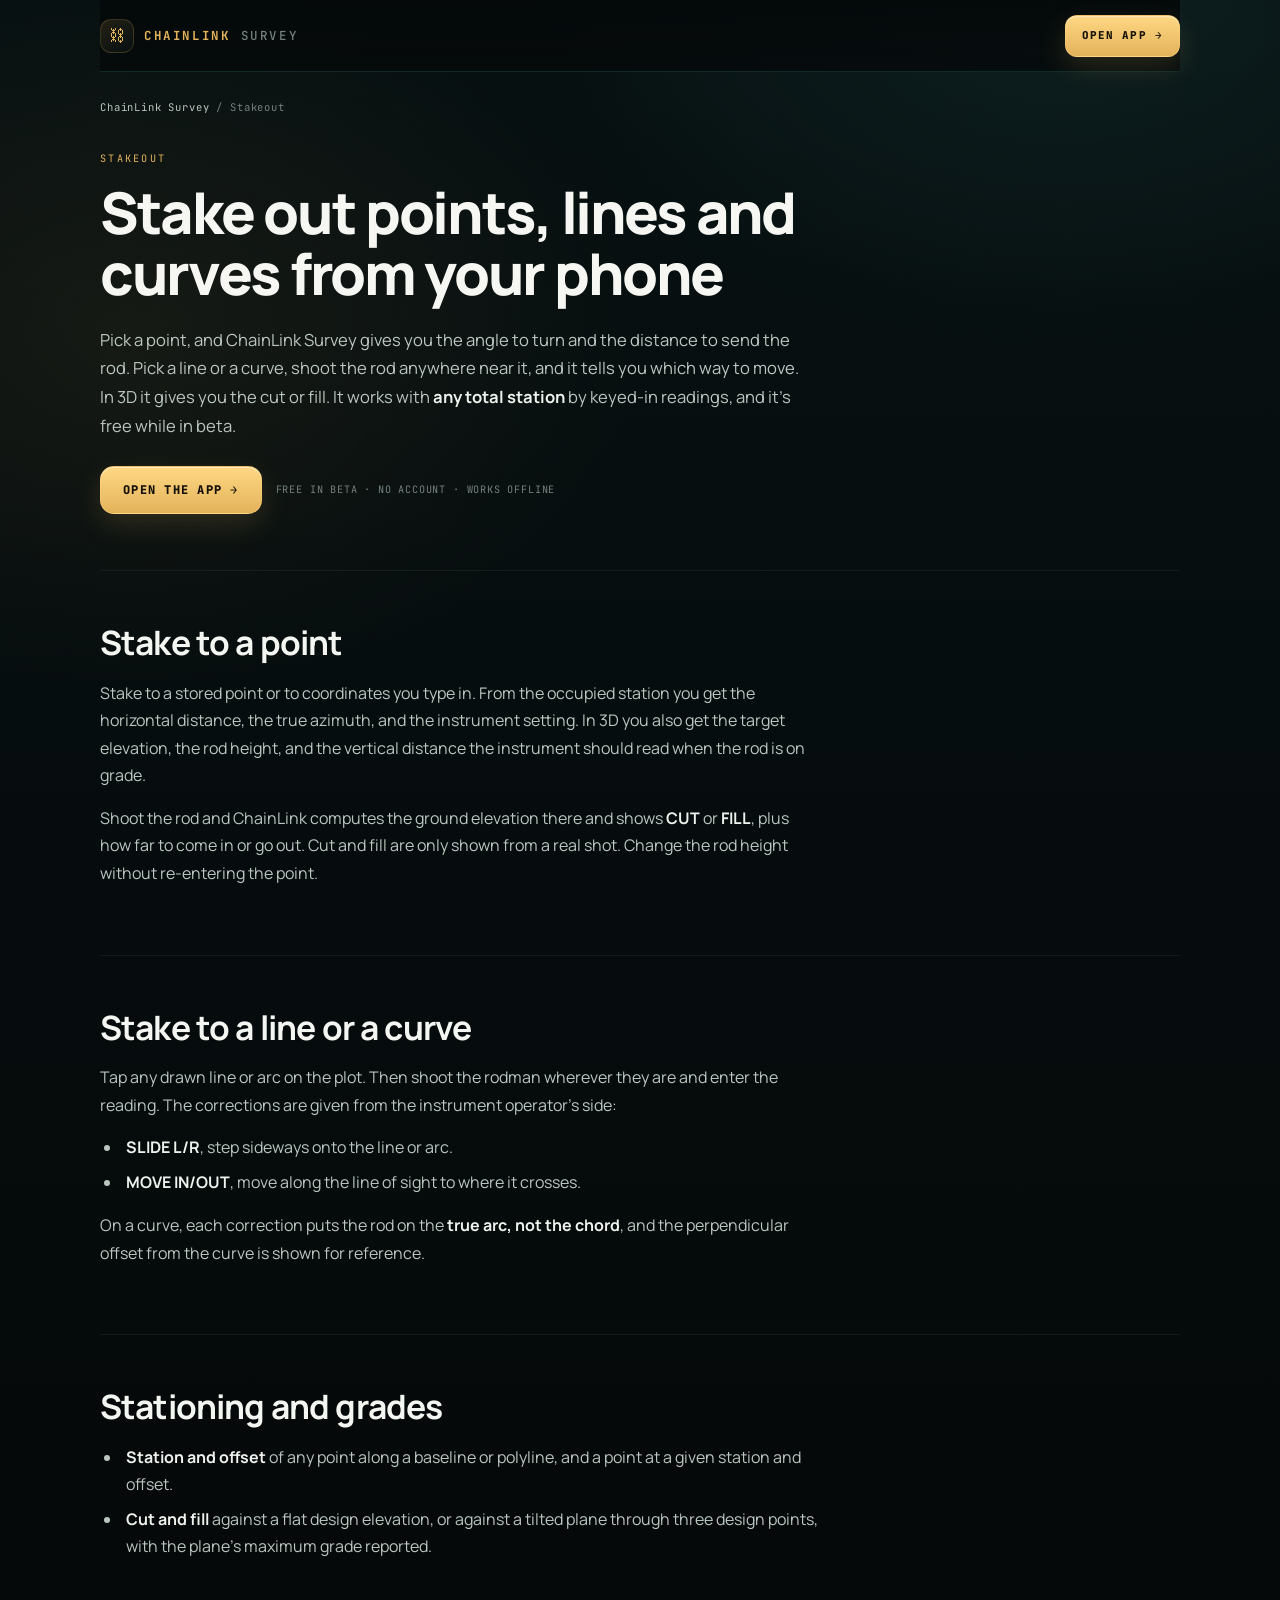
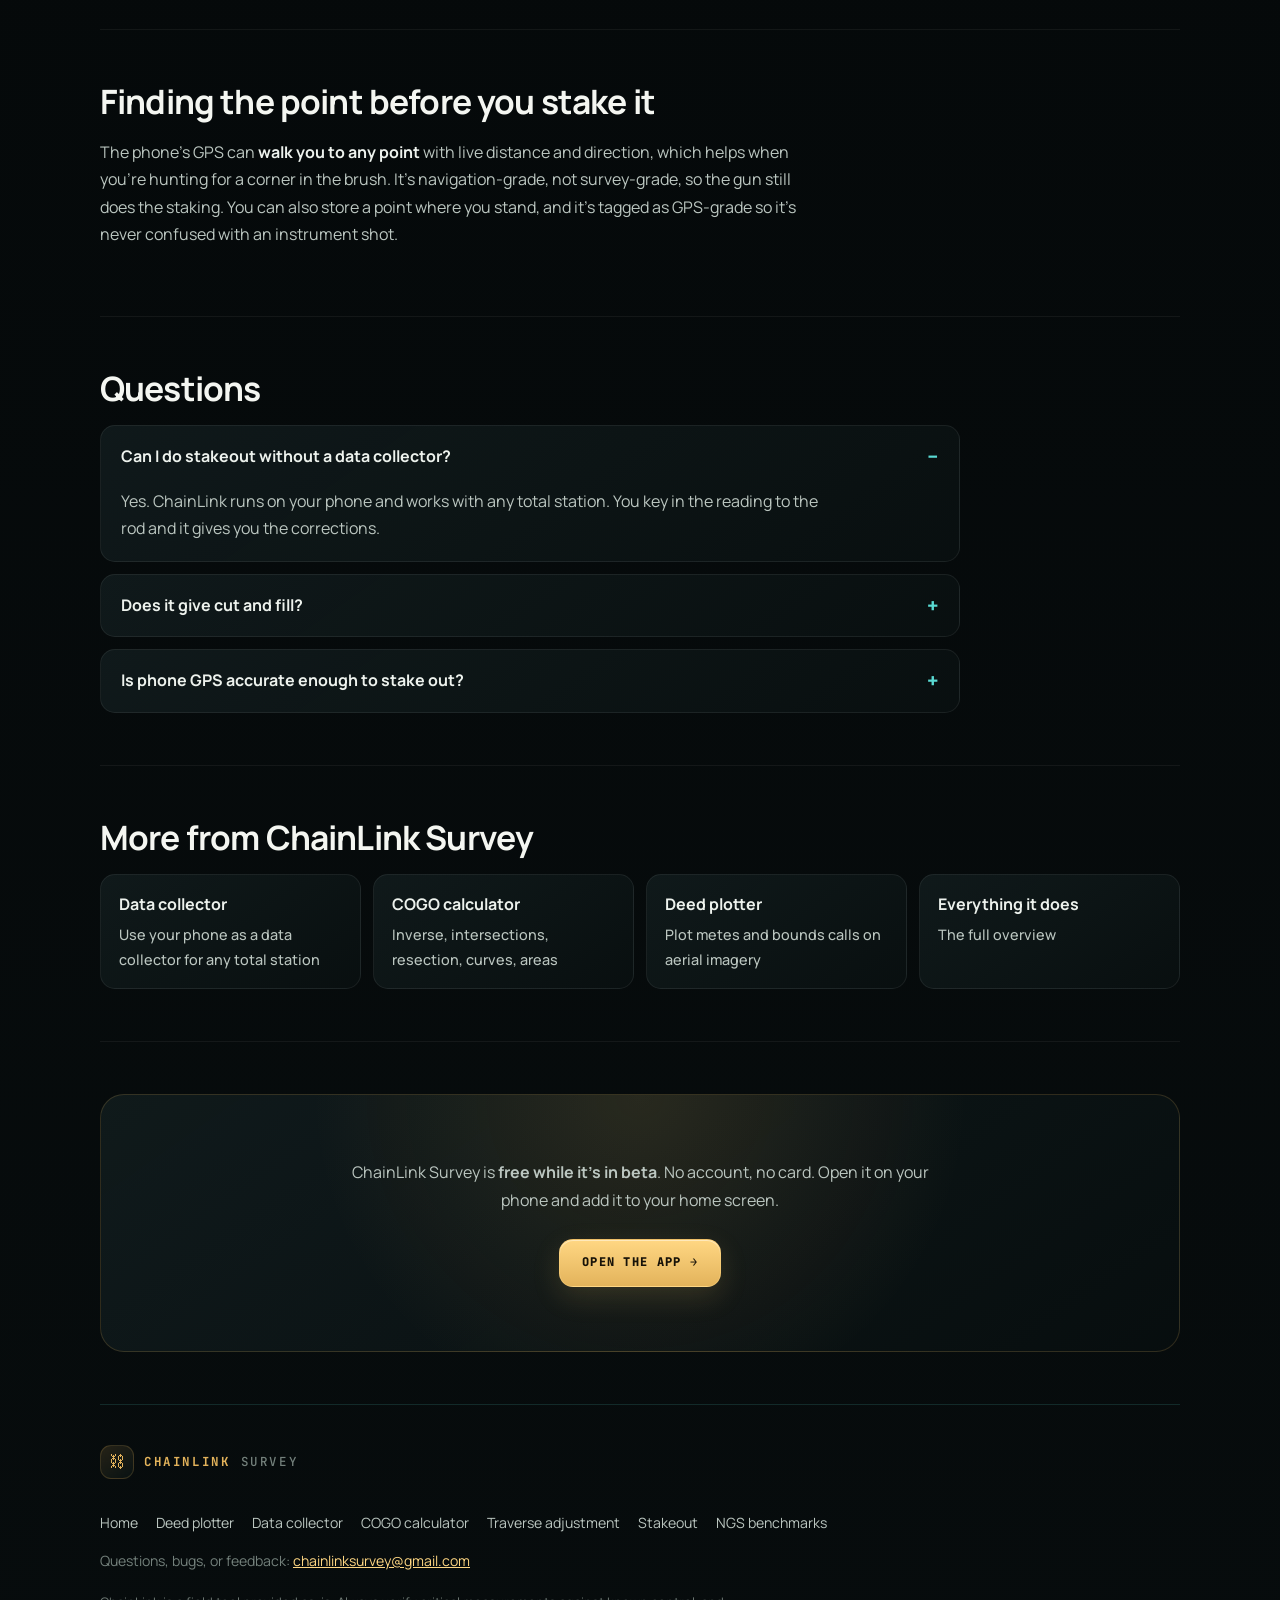
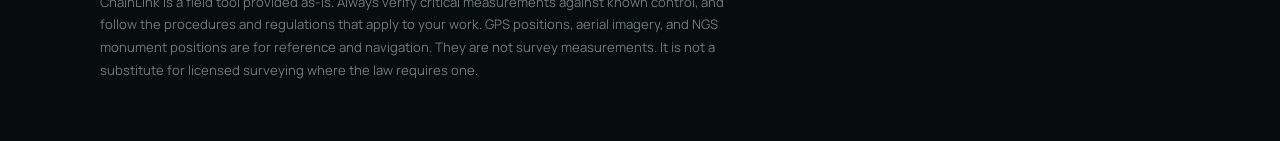
<file: survey-stakeout-app.html>
<!DOCTYPE html>
<html lang="en">
<head>
<meta charset="utf-8"/>
<meta content="width=device-width, initial-scale=1" name="viewport"/>
<title>Survey Stakeout App: Points, Lines and Curves | ChainLink Survey</title>
<meta content="Stake out points, lines and curves with your total station and a phone. Get the angle and distance to turn, slide and move corrections, and cut or fill. Free." name="description"/>
<meta content="index,follow" name="robots"/>
<link href="https://chainlinksurvey.com/survey-stakeout-app" rel="canonical"/>
<link href="/favicon.ico" rel="icon" sizes="48x48"/>
<link href="/icon-192.png" rel="icon" sizes="192x192" type="image/png"/>
<link href="/apple-touch-icon.png" rel="apple-touch-icon"/>
<meta content="article" property="og:type"/>
<meta content="Survey Stakeout App: Points, Lines and Curves | ChainLink Survey" property="og:title"/>
<meta content="Stake out points, lines and curves with your total station and a phone. Get the angle and distance to turn, slide and move corrections, and cut or fill. Free." property="og:description"/>
<meta content="https://chainlinksurvey.com/survey-stakeout-app" property="og:url"/>
<meta content="https://chainlinksurvey.com/og-image.jpg" property="og:image"/>
<meta content="summary_large_image" name="twitter:card"/>
<meta content="https://chainlinksurvey.com/og-image.jpg" name="twitter:image"/>
<script type="application/ld+json">
{
 "@context": "https://schema.org",
 "@graph": [
  {
   "@type": "WebPage",
   "@id": "https://chainlinksurvey.com/survey-stakeout-app#page",
   "url": "https://chainlinksurvey.com/survey-stakeout-app",
   "name": "Survey Stakeout App: Points, Lines and Curves | ChainLink Survey",
   "description": "Stake out points, lines and curves with your total station and a phone. Get the angle and distance to turn, slide and move corrections, and cut or fill. Free.",
   "isPartOf": {
    "@id": "https://chainlinksurvey.com/#site"
   },
   "about": {
    "@id": "https://chainlinksurvey.com/#app"
   }
  },
  {
   "@type": "BreadcrumbList",
   "itemListElement": [
    {
     "@type": "ListItem",
     "position": 1,
     "name": "ChainLink Survey",
     "item": "https://chainlinksurvey.com/"
    },
    {
     "@type": "ListItem",
     "position": 2,
     "name": "Stakeout",
     "item": "https://chainlinksurvey.com/survey-stakeout-app"
    }
   ]
  },
  {
   "@type": "FAQPage",
   "@id": "https://chainlinksurvey.com/survey-stakeout-app#faq",
   "mainEntity": [
    {
     "@type": "Question",
     "name": "Can I do stakeout without a data collector?",
     "acceptedAnswer": {
      "@type": "Answer",
      "text": "Yes. ChainLink runs on your phone and works with any total station. You key in the reading to the rod and it gives you the corrections."
     }
    },
    {
     "@type": "Question",
     "name": "Does it give cut and fill?",
     "acceptedAnswer": {
      "@type": "Answer",
      "text": "Yes, in 3D mode. Stake to a point with a design elevation, or check ground shots against a flat elevation or a three-point design plane."
     }
    },
    {
     "@type": "Question",
     "name": "Is phone GPS accurate enough to stake out?",
     "acceptedAnswer": {
      "@type": "Answer",
      "text": "No. Phone GPS is good for finding your way to a point and for putting imagery behind your work. Staking is done with the total station."
     }
    }
   ]
  }
 ]
}
</script>
<link href="https://fonts.googleapis.com" rel="preconnect"/><link crossorigin="" href="https://fonts.gstatic.com" rel="preconnect"/><link href="https://fonts.googleapis.com/css2?family=JetBrains+Mono:wght@400;500;600;700&amp;family=Manrope:wght@400;500;600;700;800&amp;display=swap" rel="stylesheet"/>
<link href="/feature.css" rel="stylesheet"/>
</head>
<body>
<div class="wrap">
<header>
<a class="mark" href="/"><span class="chain">⛓</span><b>CHAINLINK</b> <span class="lite">SURVEY</span></a>
<a class="btn small" href="https://app.chainlinksurvey.com/">Open App →</a>
</header>
<nav aria-label="Breadcrumb" class="crumbs"><a href="/">ChainLink Survey</a> / Stakeout</nav>
<div class="intro">
<div class="kicker">Stakeout</div>
<h1>Stake out points, lines and curves from your phone</h1>
<p class="lede">Pick a point, and ChainLink Survey gives you the angle to turn and the distance to send the rod. Pick a line or a curve, shoot the rod anywhere near it, and it tells you which way to move. In 3D it gives you the cut or fill. It works with <b>any total station</b> by keyed-in readings, and it's free while in beta.</p>
<div class="actions"><a class="btn" href="https://app.chainlinksurvey.com/">Open the App →</a><span class="sub">FREE IN BETA · NO ACCOUNT · WORKS OFFLINE</span></div>
</div>
<main>
<section>
<h2>Stake to a point</h2>
<p>Stake to a stored point or to coordinates you type in. From the occupied station you get the horizontal distance, the true azimuth, and the instrument setting. In 3D you also get the target elevation, the rod height, and the vertical distance the instrument should read when the rod is on grade.</p>
<p>Shoot the rod and ChainLink computes the ground elevation there and shows <b>CUT</b> or <b>FILL</b>, plus how far to come in or go out. Cut and fill are only shown from a real shot. Change the rod height without re-entering the point.</p>
</section>
<section>
<h2>Stake to a line or a curve</h2>
<p>Tap any drawn line or arc on the plot. Then shoot the rodman wherever they are and enter the reading. The corrections are given from the instrument operator's side:</p>
<ul>
<li><b>SLIDE L/R</b>, step sideways onto the line or arc.</li>
<li><b>MOVE IN/OUT</b>, move along the line of sight to where it crosses.</li>
</ul>
<p>On a curve, each correction puts the rod on the <b>true arc, not the chord</b>, and the perpendicular offset from the curve is shown for reference.</p>
</section>
<section>
<h2>Stationing and grades</h2>
<ul>
<li><b>Station and offset</b> of any point along a baseline or polyline, and a point at a given station and offset.</li>
<li><b>Cut and fill</b> against a flat design elevation, or against a tilted plane through three design points, with the plane's maximum grade reported.</li>
</ul>
</section>
<section>
<h2>Finding the point before you stake it</h2>
<p>The phone's GPS can <b>walk you to any point</b> with live distance and direction, which helps when you're hunting for a corner in the brush. It's navigation-grade, not survey-grade, so the gun still does the staking. You can also store a point where you stand, and it's tagged as GPS-grade so it's never confused with an instrument shot.</p>
</section>
<section>
<h2>Questions</h2>
<div class="qa"><details open><summary>Can I do stakeout without a data collector?</summary><p>Yes. ChainLink runs on your phone and works with any total station. You key in the reading to the rod and it gives you the corrections.</p></details><details><summary>Does it give cut and fill?</summary><p>Yes, in 3D mode. Stake to a point with a design elevation, or check ground shots against a flat elevation or a three-point design plane.</p></details><details><summary>Is phone GPS accurate enough to stake out?</summary><p>No. Phone GPS is good for finding your way to a point and for putting imagery behind your work. Staking is done with the total station.</p></details></div>
</section>
<section>
<h2>More from ChainLink Survey</h2>
<ul class="related"><li><a href="/total-station-data-collector">Data collector<span>Use your phone as a data collector for any total station</span></a></li><li><a href="/cogo-calculator">COGO calculator<span>Inverse, intersections, resection, curves, areas</span></a></li><li><a href="/deed-plotter">Deed plotter<span>Plot metes and bounds calls on aerial imagery</span></a></li><li><a href="/">Everything it does<span>The full overview</span></a></li></ul>
</section>
</main>
<div class="cta"><p>ChainLink Survey is <b>free while it's in beta</b>. No account, no card. Open it on your phone and add it to your home screen.</p><a class="btn" href="https://app.chainlinksurvey.com/">Open the App →</a></div>
<footer>
<a class="mark" href="/"><span class="chain">⛓</span><b>CHAINLINK</b> <span class="lite">SURVEY</span></a>
<nav aria-label="Guides"><a href="/">Home</a><a href="/deed-plotter">Deed plotter</a><a href="/total-station-data-collector">Data collector</a><a href="/cogo-calculator">COGO calculator</a><a href="/traverse-adjustment">Traverse adjustment</a><a href="/survey-stakeout-app">Stakeout</a><a href="/ngs-benchmarks-map">NGS benchmarks</a></nav>
<div>Questions, bugs, or feedback: <a href="mailto:chainlinksurvey@gmail.com">chainlinksurvey@gmail.com</a></div>
<div class="legal">ChainLink is a field tool provided as-is. Always verify critical measurements against known control, and follow the procedures and regulations that apply to your work. GPS positions, aerial imagery, and NGS monument positions are for reference and navigation. They are not survey measurements. It is not a substitute for licensed surveying where the law requires one.</div>
</footer>
</div>
</body>
</html>
</file>
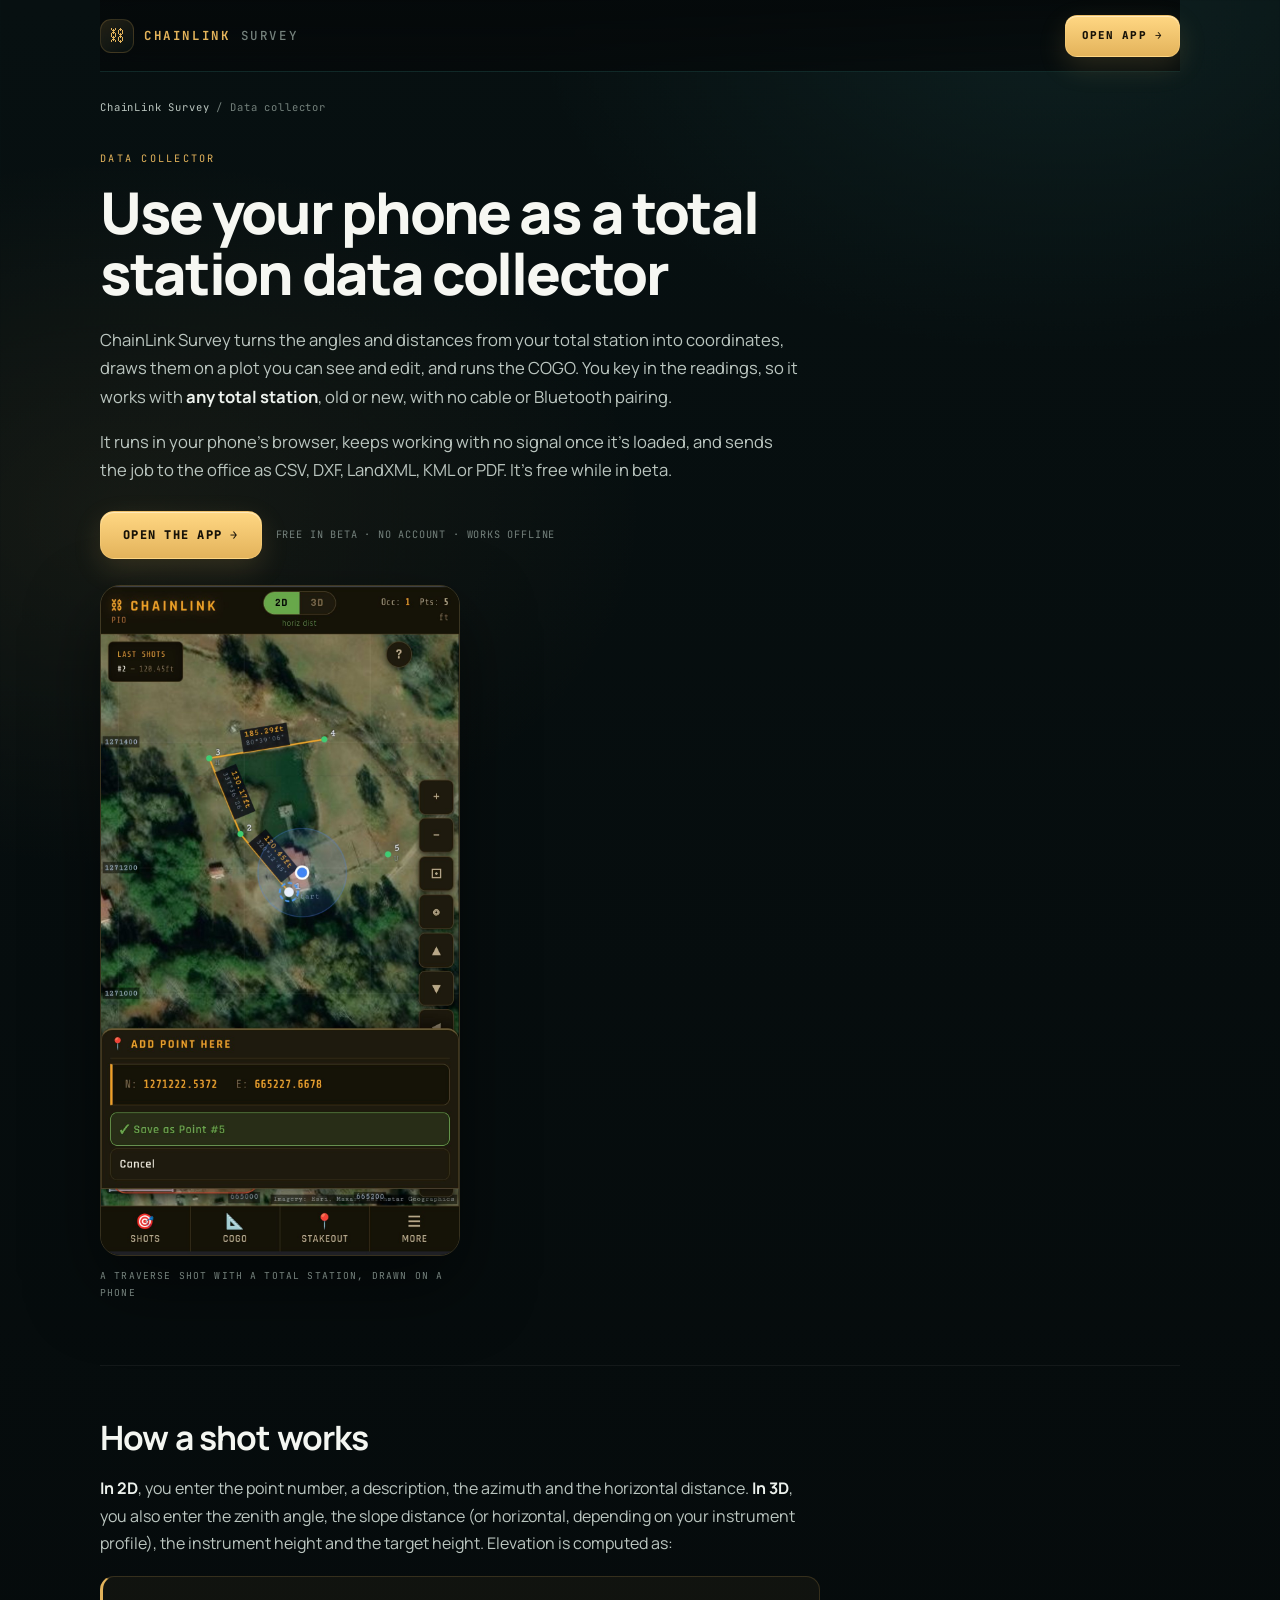
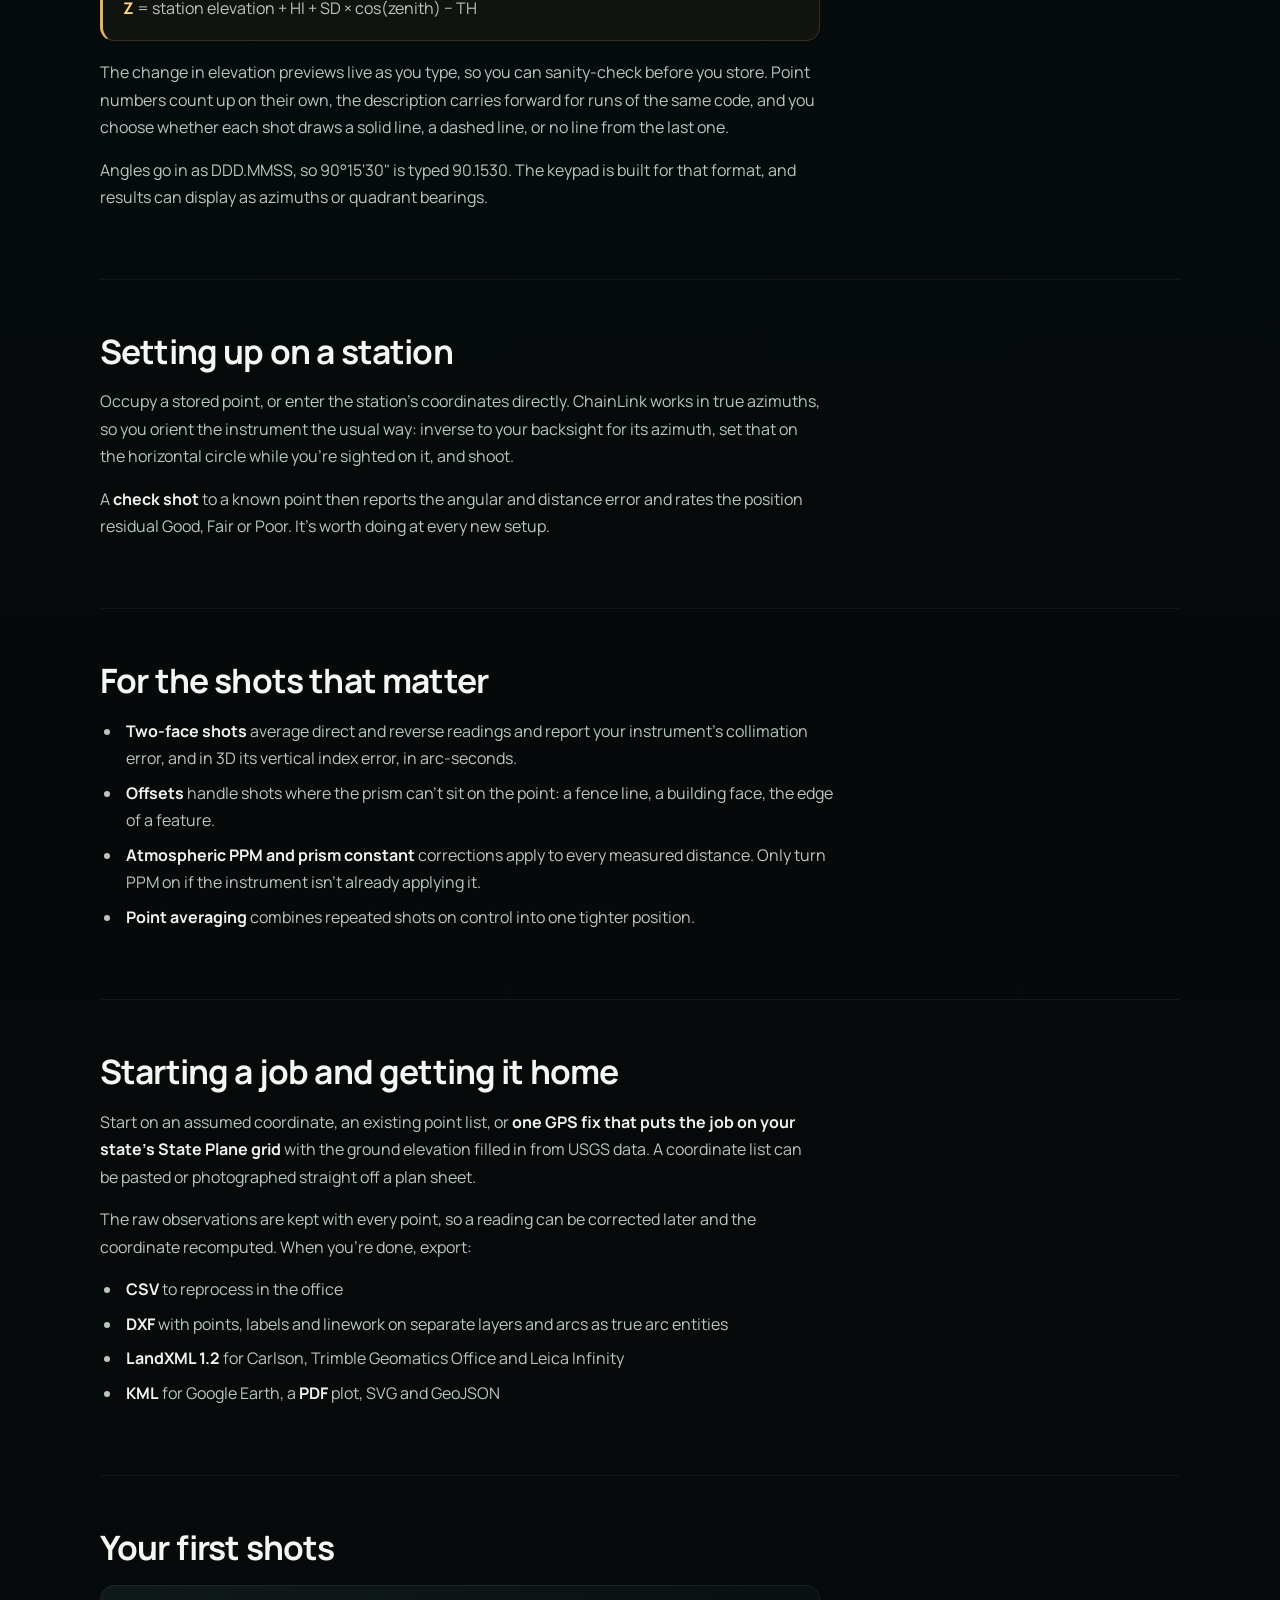
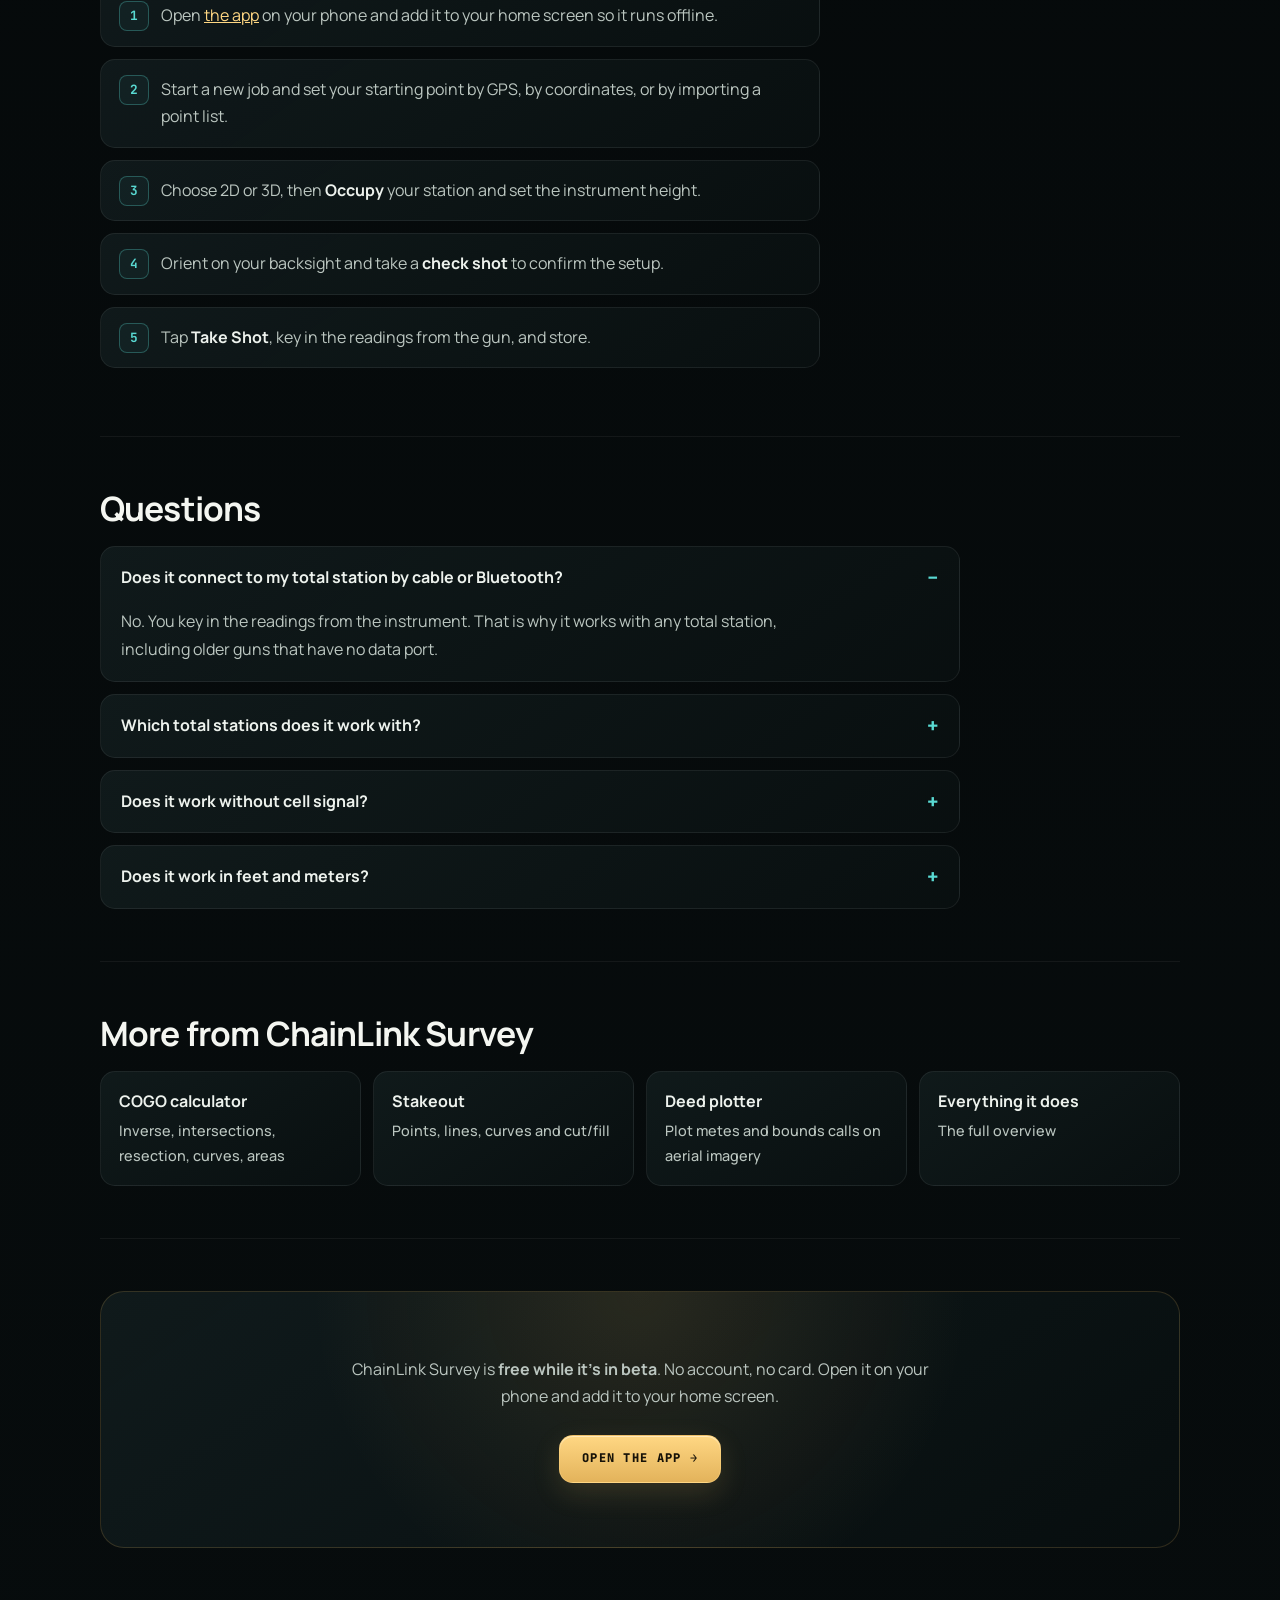
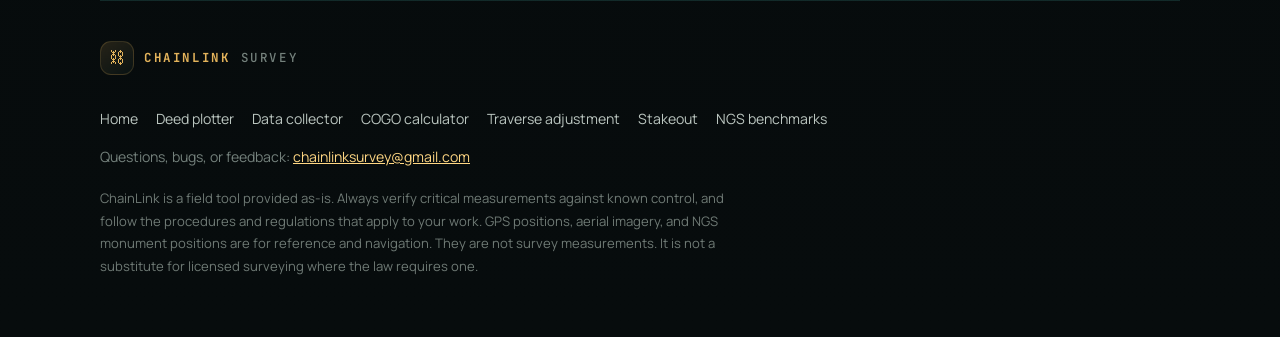
<file: total-station-data-collector.html>
<!DOCTYPE html>
<html lang="en">
<head>
<meta charset="utf-8"/>
<meta content="width=device-width, initial-scale=1" name="viewport"/>
<title>Phone Data Collector for Any Total Station | ChainLink Survey</title>
<meta content="Use your phone as a total station data collector. Key in your readings, get 2D or 3D coordinates, run COGO and export CSV, DXF or LandXML. Free, works offline." name="description"/>
<meta content="index,follow" name="robots"/>
<link href="https://chainlinksurvey.com/total-station-data-collector" rel="canonical"/>
<link href="/favicon.ico" rel="icon" sizes="48x48"/>
<link href="/icon-192.png" rel="icon" sizes="192x192" type="image/png"/>
<link href="/apple-touch-icon.png" rel="apple-touch-icon"/>
<meta content="article" property="og:type"/>
<meta content="Phone Data Collector for Any Total Station | ChainLink Survey" property="og:title"/>
<meta content="Use your phone as a total station data collector. Key in your readings, get 2D or 3D coordinates, run COGO and export CSV, DXF or LandXML. Free, works offline." property="og:description"/>
<meta content="https://chainlinksurvey.com/total-station-data-collector" property="og:url"/>
<meta content="https://chainlinksurvey.com/og-image.jpg" property="og:image"/>
<meta content="summary_large_image" name="twitter:card"/>
<meta content="https://chainlinksurvey.com/og-image.jpg" name="twitter:image"/>
<script type="application/ld+json">
{
 "@context": "https://schema.org",
 "@graph": [
  {
   "@type": "WebPage",
   "@id": "https://chainlinksurvey.com/total-station-data-collector#page",
   "url": "https://chainlinksurvey.com/total-station-data-collector",
   "name": "Phone Data Collector for Any Total Station | ChainLink Survey",
   "description": "Use your phone as a total station data collector. Key in your readings, get 2D or 3D coordinates, run COGO and export CSV, DXF or LandXML. Free, works offline.",
   "isPartOf": {
    "@id": "https://chainlinksurvey.com/#site"
   },
   "about": {
    "@id": "https://chainlinksurvey.com/#app"
   }
  },
  {
   "@type": "BreadcrumbList",
   "itemListElement": [
    {
     "@type": "ListItem",
     "position": 1,
     "name": "ChainLink Survey",
     "item": "https://chainlinksurvey.com/"
    },
    {
     "@type": "ListItem",
     "position": 2,
     "name": "Data collector",
     "item": "https://chainlinksurvey.com/total-station-data-collector"
    }
   ]
  },
  {
   "@type": "FAQPage",
   "@id": "https://chainlinksurvey.com/total-station-data-collector#faq",
   "mainEntity": [
    {
     "@type": "Question",
     "name": "Does it connect to my total station by cable or Bluetooth?",
     "acceptedAnswer": {
      "@type": "Answer",
      "text": "No. You key in the readings from the instrument. That is why it works with any total station, including older guns that have no data port."
     }
    },
    {
     "@type": "Question",
     "name": "Which total stations does it work with?",
     "acceptedAnswer": {
      "@type": "Answer",
      "text": "Any of them. Because readings are keyed in, the brand and age of the instrument don't matter."
     }
    },
    {
     "@type": "Question",
     "name": "Does it work without cell signal?",
     "acceptedAnswer": {
      "@type": "Answer",
      "text": "Yes. Once the app has loaded it works with no signal, and your jobs are stored on the phone."
     }
    },
    {
     "@type": "Question",
     "name": "Does it work in feet and meters?",
     "acceptedAnswer": {
      "@type": "Answer",
      "text": "Both. Switching units can convert every stored value using either the US survey foot or the international foot, or simply relabel the numbers."
     }
    }
   ]
  },
  {
   "@type": "HowTo",
   "name": "Your first shots",
   "step": [
    {
     "@type": "HowToStep",
     "position": 1,
     "text": "Open the app on your phone and add it to your home screen so it runs offline."
    },
    {
     "@type": "HowToStep",
     "position": 2,
     "text": "Start a new job and set your starting point by GPS, by coordinates, or by importing a point list."
    },
    {
     "@type": "HowToStep",
     "position": 3,
     "text": "Choose 2D or 3D, then Occupy your station and set the instrument height."
    },
    {
     "@type": "HowToStep",
     "position": 4,
     "text": "Orient on your backsight and take a check shot to confirm the setup."
    },
    {
     "@type": "HowToStep",
     "position": 5,
     "text": "Tap Take Shot, key in the readings from the gun, and store."
    }
   ]
  }
 ]
}
</script>
<link href="https://fonts.googleapis.com" rel="preconnect"/><link crossorigin="" href="https://fonts.gstatic.com" rel="preconnect"/><link href="https://fonts.googleapis.com/css2?family=JetBrains+Mono:wght@400;500;600;700&amp;family=Manrope:wght@400;500;600;700;800&amp;display=swap" rel="stylesheet"/>
<link href="/feature.css" rel="stylesheet"/>
</head>
<body>
<div class="wrap">
<header>
<a class="mark" href="/"><span class="chain">⛓</span><b>CHAINLINK</b> <span class="lite">SURVEY</span></a>
<a class="btn small" href="https://app.chainlinksurvey.com/">Open App →</a>
</header>
<nav aria-label="Breadcrumb" class="crumbs"><a href="/">ChainLink Survey</a> / Data collector</nav>
<div class="intro">
<div class="kicker">Data collector</div>
<h1>Use your phone as a total station data collector</h1>
<p class="lede">ChainLink Survey turns the angles and distances from your total station into coordinates, draws them on a plot you can see and edit, and runs the COGO. You key in the readings, so it works with <b>any total station</b>, old or new, with no cable or Bluetooth pairing.</p>
<p class="lede">It runs in your phone's browser, keeps working with no signal once it's loaded, and sends the job to the office as CSV, DXF, LandXML, KML or PDF. It's free while in beta.</p>
<div class="actions"><a class="btn" href="https://app.chainlinksurvey.com/">Open the App →</a><span class="sub">FREE IN BETA · NO ACCOUNT · WORKS OFFLINE</span></div>
<figure class="shot"><img alt="ChainLink Survey on a phone: a measured traverse with bearings and distances drawn over aerial imagery" decoding="async" height="2020" loading="lazy" src="/landing-hero-phone.jpg" width="1080"/><figcaption>A traverse shot with a total station, drawn on a phone</figcaption></figure>
</div>
<main>
<section>
<h2>How a shot works</h2>
<p><b>In 2D</b>, you enter the point number, a description, the azimuth and the horizontal distance. <b>In 3D</b>, you also enter the zenith angle, the slope distance (or horizontal, depending on your instrument profile), the instrument height and the target height. Elevation is computed as:</p>
<p class="callout"><b>Z</b> = station elevation + HI + SD × cos(zenith) − TH</p>
<p>The change in elevation previews live as you type, so you can sanity-check before you store. Point numbers count up on their own, the description carries forward for runs of the same code, and you choose whether each shot draws a solid line, a dashed line, or no line from the last one.</p>
<p>Angles go in as DDD.MMSS, so 90°15'30" is typed 90.1530. The keypad is built for that format, and results can display as azimuths or quadrant bearings.</p>
</section>
<section>
<h2>Setting up on a station</h2>
<p>Occupy a stored point, or enter the station's coordinates directly. ChainLink works in true azimuths, so you orient the instrument the usual way: inverse to your backsight for its azimuth, set that on the horizontal circle while you're sighted on it, and shoot.</p>
<p>A <b>check shot</b> to a known point then reports the angular and distance error and rates the position residual Good, Fair or Poor. It's worth doing at every new setup.</p>
</section>
<section>
<h2>For the shots that matter</h2>
<ul>
<li><b>Two-face shots</b> average direct and reverse readings and report your instrument's collimation error, and in 3D its vertical index error, in arc-seconds.</li>
<li><b>Offsets</b> handle shots where the prism can't sit on the point: a fence line, a building face, the edge of a feature.</li>
<li><b>Atmospheric PPM and prism constant</b> corrections apply to every measured distance. Only turn PPM on if the instrument isn't already applying it.</li>
<li><b>Point averaging</b> combines repeated shots on control into one tighter position.</li>
</ul>
</section>
<section>
<h2>Starting a job and getting it home</h2>
<p>Start on an assumed coordinate, an existing point list, or <b>one GPS fix that puts the job on your state's State Plane grid</b> with the ground elevation filled in from USGS data. A coordinate list can be pasted or photographed straight off a plan sheet.</p>
<p>The raw observations are kept with every point, so a reading can be corrected later and the coordinate recomputed. When you're done, export:</p>
<ul>
<li><b>CSV</b> to reprocess in the office</li>
<li><b>DXF</b> with points, labels and linework on separate layers and arcs as true arc entities</li>
<li><b>LandXML 1.2</b> for Carlson, Trimble Geomatics Office and Leica Infinity</li>
<li><b>KML</b> for Google Earth, a <b>PDF</b> plot, SVG and GeoJSON</li>
</ul>
</section>
<section>
<h2>Your first shots</h2>
<ol class="steps"><li>Open <a href="https://app.chainlinksurvey.com/">the app</a> on your phone and add it to your home screen so it runs offline.</li><li>Start a new job and set your starting point by GPS, by coordinates, or by importing a point list.</li><li>Choose 2D or 3D, then <b>Occupy</b> your station and set the instrument height.</li><li>Orient on your backsight and take a <b>check shot</b> to confirm the setup.</li><li>Tap <b>Take Shot</b>, key in the readings from the gun, and store.</li></ol>
</section>
<section>
<h2>Questions</h2>
<div class="qa"><details open><summary>Does it connect to my total station by cable or Bluetooth?</summary><p>No. You key in the readings from the instrument. That is why it works with any total station, including older guns that have no data port.</p></details><details><summary>Which total stations does it work with?</summary><p>Any of them. Because readings are keyed in, the brand and age of the instrument don&#x27;t matter.</p></details><details><summary>Does it work without cell signal?</summary><p>Yes. Once the app has loaded it works with no signal, and your jobs are stored on the phone.</p></details><details><summary>Does it work in feet and meters?</summary><p>Both. Switching units can convert every stored value using either the US survey foot or the international foot, or simply relabel the numbers.</p></details></div>
</section>
<section>
<h2>More from ChainLink Survey</h2>
<ul class="related"><li><a href="/cogo-calculator">COGO calculator<span>Inverse, intersections, resection, curves, areas</span></a></li><li><a href="/survey-stakeout-app">Stakeout<span>Points, lines, curves and cut/fill</span></a></li><li><a href="/deed-plotter">Deed plotter<span>Plot metes and bounds calls on aerial imagery</span></a></li><li><a href="/">Everything it does<span>The full overview</span></a></li></ul>
</section>
</main>
<div class="cta"><p>ChainLink Survey is <b>free while it's in beta</b>. No account, no card. Open it on your phone and add it to your home screen.</p><a class="btn" href="https://app.chainlinksurvey.com/">Open the App →</a></div>
<footer>
<a class="mark" href="/"><span class="chain">⛓</span><b>CHAINLINK</b> <span class="lite">SURVEY</span></a>
<nav aria-label="Guides"><a href="/">Home</a><a href="/deed-plotter">Deed plotter</a><a href="/total-station-data-collector">Data collector</a><a href="/cogo-calculator">COGO calculator</a><a href="/traverse-adjustment">Traverse adjustment</a><a href="/survey-stakeout-app">Stakeout</a><a href="/ngs-benchmarks-map">NGS benchmarks</a></nav>
<div>Questions, bugs, or feedback: <a href="mailto:chainlinksurvey@gmail.com">chainlinksurvey@gmail.com</a></div>
<div class="legal">ChainLink is a field tool provided as-is. Always verify critical measurements against known control, and follow the procedures and regulations that apply to your work. GPS positions, aerial imagery, and NGS monument positions are for reference and navigation. They are not survey measurements. It is not a substitute for licensed surveying where the law requires one.</div>
</footer>
</div>
</body>
</html>
</file>
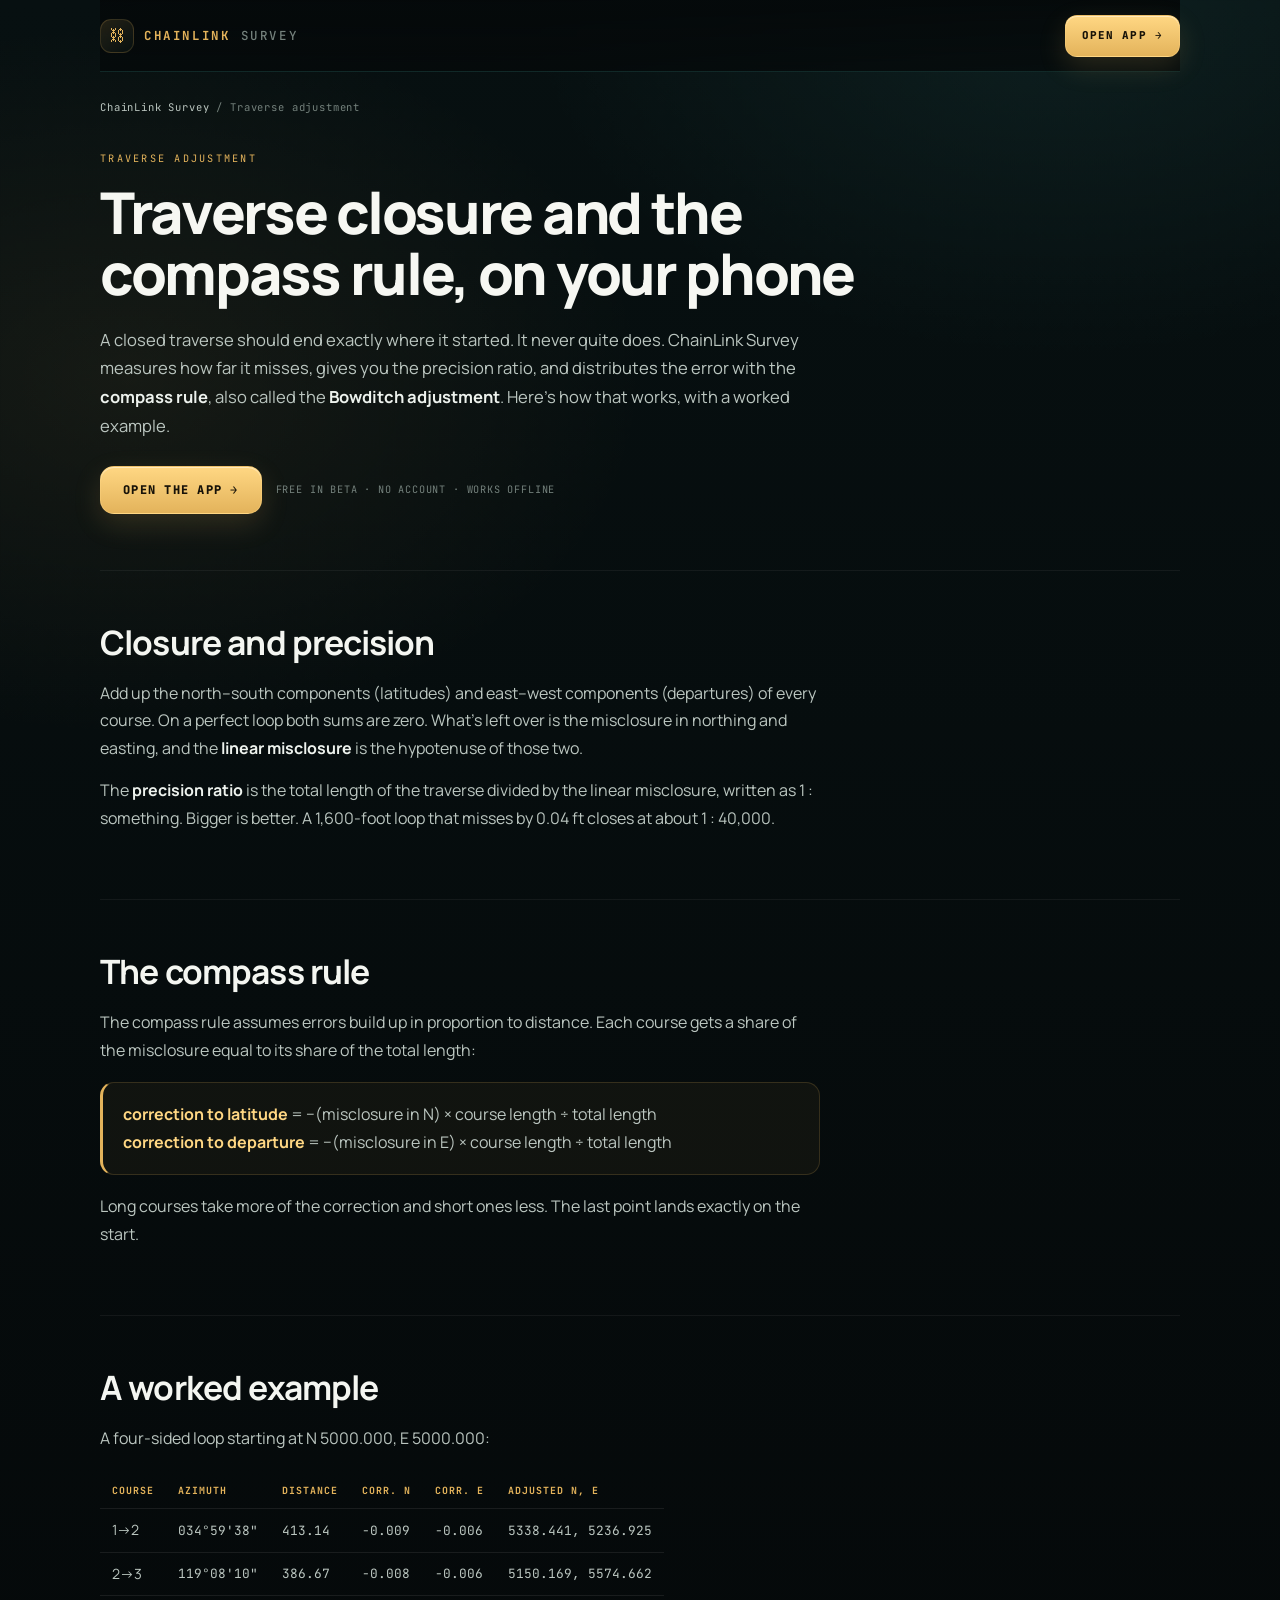
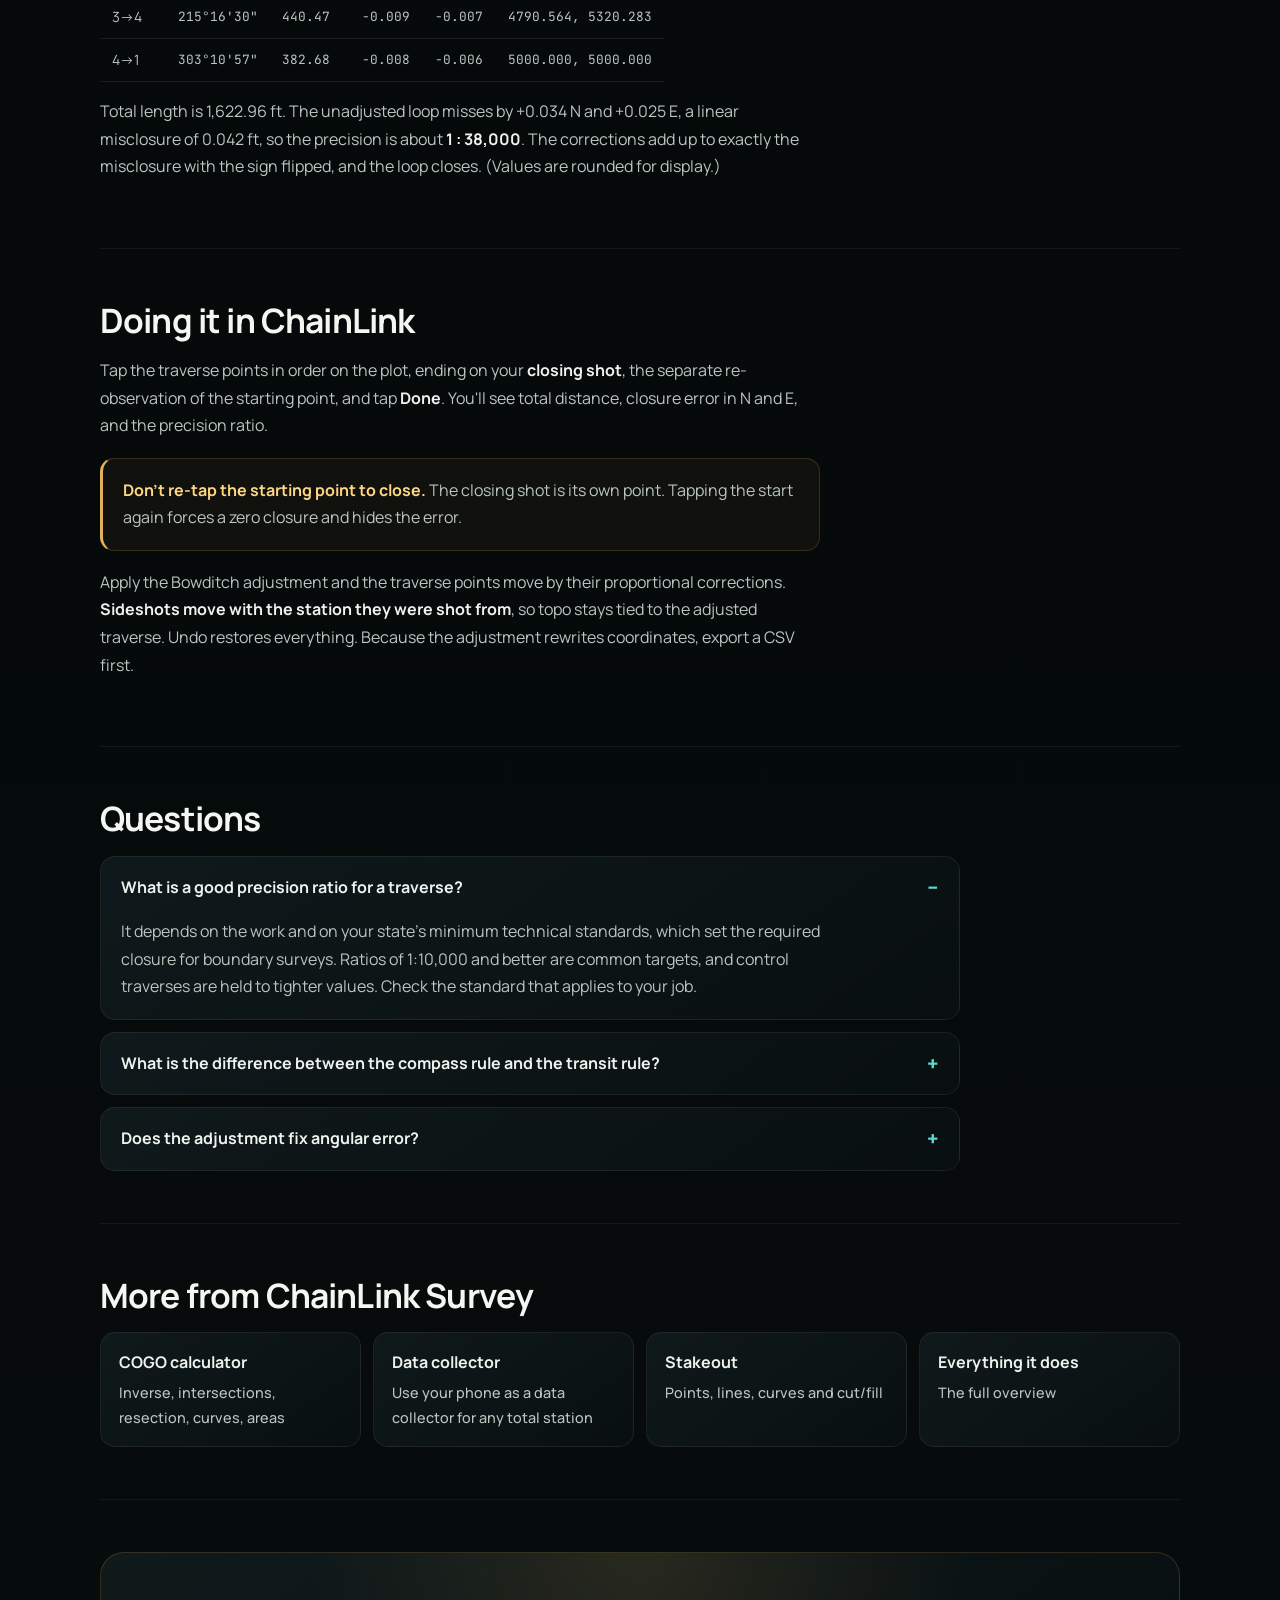
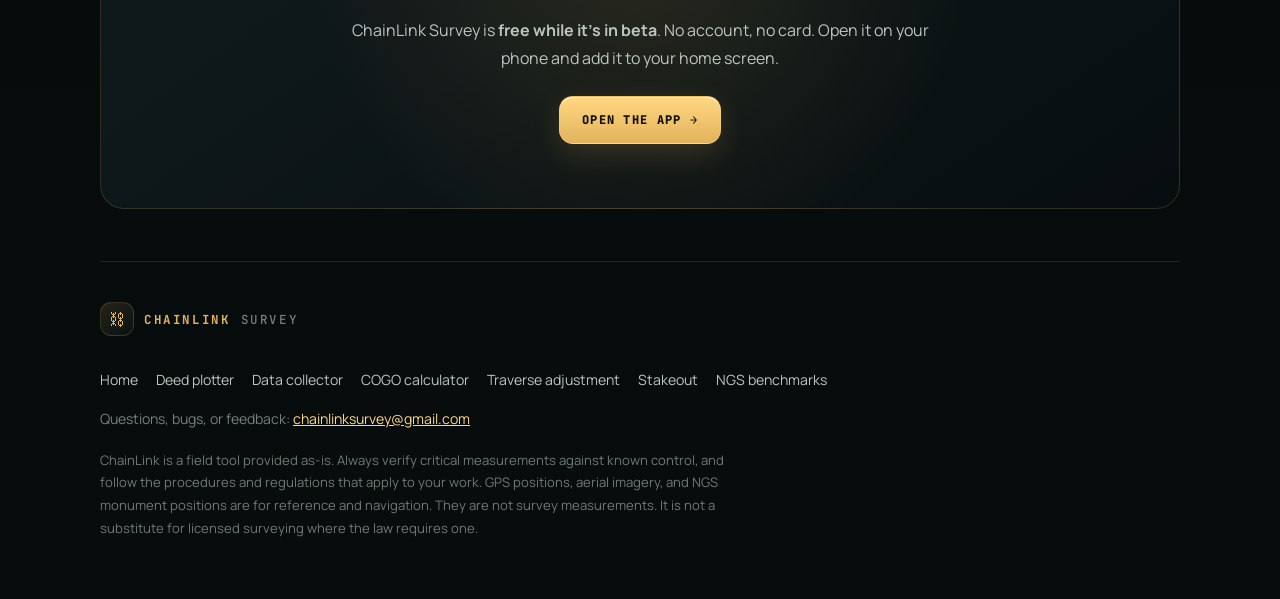
<file: traverse-adjustment.html>
<!DOCTYPE html>
<html lang="en">
<head>
<meta charset="utf-8"/>
<meta content="width=device-width, initial-scale=1" name="viewport"/>
<title>Traverse Closure and Compass Rule Adjustment | ChainLink Survey</title>
<meta content="How traverse closure, precision ratio and the compass (Bowditch) rule work, with a worked example, and how to run the adjustment on your phone for free." name="description"/>
<meta content="index,follow" name="robots"/>
<link href="https://chainlinksurvey.com/traverse-adjustment" rel="canonical"/>
<link href="/favicon.ico" rel="icon" sizes="48x48"/>
<link href="/icon-192.png" rel="icon" sizes="192x192" type="image/png"/>
<link href="/apple-touch-icon.png" rel="apple-touch-icon"/>
<meta content="article" property="og:type"/>
<meta content="Traverse Closure and Compass Rule Adjustment | ChainLink Survey" property="og:title"/>
<meta content="How traverse closure, precision ratio and the compass (Bowditch) rule work, with a worked example, and how to run the adjustment on your phone for free." property="og:description"/>
<meta content="https://chainlinksurvey.com/traverse-adjustment" property="og:url"/>
<meta content="https://chainlinksurvey.com/og-image.jpg" property="og:image"/>
<meta content="summary_large_image" name="twitter:card"/>
<meta content="https://chainlinksurvey.com/og-image.jpg" name="twitter:image"/>
<script type="application/ld+json">
{
 "@context": "https://schema.org",
 "@graph": [
  {
   "@type": "WebPage",
   "@id": "https://chainlinksurvey.com/traverse-adjustment#page",
   "url": "https://chainlinksurvey.com/traverse-adjustment",
   "name": "Traverse Closure and Compass Rule Adjustment | ChainLink Survey",
   "description": "How traverse closure, precision ratio and the compass (Bowditch) rule work, with a worked example, and how to run the adjustment on your phone for free.",
   "isPartOf": {
    "@id": "https://chainlinksurvey.com/#site"
   },
   "about": {
    "@id": "https://chainlinksurvey.com/#app"
   }
  },
  {
   "@type": "BreadcrumbList",
   "itemListElement": [
    {
     "@type": "ListItem",
     "position": 1,
     "name": "ChainLink Survey",
     "item": "https://chainlinksurvey.com/"
    },
    {
     "@type": "ListItem",
     "position": 2,
     "name": "Traverse adjustment",
     "item": "https://chainlinksurvey.com/traverse-adjustment"
    }
   ]
  },
  {
   "@type": "FAQPage",
   "@id": "https://chainlinksurvey.com/traverse-adjustment#faq",
   "mainEntity": [
    {
     "@type": "Question",
     "name": "What is a good precision ratio for a traverse?",
     "acceptedAnswer": {
      "@type": "Answer",
      "text": "It depends on the work and on your state's minimum technical standards, which set the required closure for boundary surveys. Ratios of 1:10,000 and better are common targets, and control traverses are held to tighter values. Check the standard that applies to your job."
     }
    },
    {
     "@type": "Question",
     "name": "What is the difference between the compass rule and the transit rule?",
     "acceptedAnswer": {
      "@type": "Answer",
      "text": "The compass rule distributes the misclosure in proportion to each course's length. The transit rule distributes it in proportion to the size of each course's latitude and departure. ChainLink uses the compass rule. A least squares adjustment is the rigorous method and is not built in."
     }
    },
    {
     "@type": "Question",
     "name": "Does the adjustment fix angular error?",
     "acceptedAnswer": {
      "@type": "Answer",
      "text": "The compass rule distributes the linear misclosure that remains. It does not check or balance the angles first, so look at your angular closure on its own if your procedures call for it."
     }
    }
   ]
  }
 ]
}
</script>
<link href="https://fonts.googleapis.com" rel="preconnect"/><link crossorigin="" href="https://fonts.gstatic.com" rel="preconnect"/><link href="https://fonts.googleapis.com/css2?family=JetBrains+Mono:wght@400;500;600;700&amp;family=Manrope:wght@400;500;600;700;800&amp;display=swap" rel="stylesheet"/>
<link href="/feature.css" rel="stylesheet"/>
</head>
<body>
<div class="wrap">
<header>
<a class="mark" href="/"><span class="chain">⛓</span><b>CHAINLINK</b> <span class="lite">SURVEY</span></a>
<a class="btn small" href="https://app.chainlinksurvey.com/">Open App →</a>
</header>
<nav aria-label="Breadcrumb" class="crumbs"><a href="/">ChainLink Survey</a> / Traverse adjustment</nav>
<div class="intro">
<div class="kicker">Traverse adjustment</div>
<h1>Traverse closure and the compass rule, on your phone</h1>
<p class="lede">A closed traverse should end exactly where it started. It never quite does. ChainLink Survey measures how far it misses, gives you the precision ratio, and distributes the error with the <b>compass rule</b>, also called the <b>Bowditch adjustment</b>. Here's how that works, with a worked example.</p>
<div class="actions"><a class="btn" href="https://app.chainlinksurvey.com/">Open the App →</a><span class="sub">FREE IN BETA · NO ACCOUNT · WORKS OFFLINE</span></div>
</div>
<main>
<section>
<h2>Closure and precision</h2>
<p>Add up the north–south components (latitudes) and east–west components (departures) of every course. On a perfect loop both sums are zero. What's left over is the misclosure in northing and easting, and the <b>linear misclosure</b> is the hypotenuse of those two.</p>
<p>The <b>precision ratio</b> is the total length of the traverse divided by the linear misclosure, written as 1 : something. Bigger is better. A 1,600-foot loop that misses by 0.04 ft closes at about 1 : 40,000.</p>
</section>
<section>
<h2>The compass rule</h2>
<p>The compass rule assumes errors build up in proportion to distance. Each course gets a share of the misclosure equal to its share of the total length:</p>
<p class="callout"><b>correction to latitude</b> = −(misclosure in N) × course length ÷ total length<br/><b>correction to departure</b> = −(misclosure in E) × course length ÷ total length</p>
<p>Long courses take more of the correction and short ones less. The last point lands exactly on the start.</p>
</section>
<section>
<h2>A worked example</h2>
<p>A four-sided loop starting at N 5000.000, E 5000.000:</p>
<div style="overflow-x:auto;max-width:72ch"><table class="tbl">
<thead><tr><th>Course</th><th>Azimuth</th><th>Distance</th><th>Corr. N</th><th>Corr. E</th><th>Adjusted N, E</th></tr></thead>
<tbody>
<tr><td>1→2</td><td>034°59'38"</td><td>413.14</td><td>−0.009</td><td>−0.006</td><td>5338.441, 5236.925</td></tr>
<tr><td>2→3</td><td>119°08'10"</td><td>386.67</td><td>−0.008</td><td>−0.006</td><td>5150.169, 5574.662</td></tr>
<tr><td>3→4</td><td>215°16'30"</td><td>440.47</td><td>−0.009</td><td>−0.007</td><td>4790.564, 5320.283</td></tr>
<tr><td>4→1</td><td>303°10'57"</td><td>382.68</td><td>−0.008</td><td>−0.006</td><td>5000.000, 5000.000</td></tr>
</tbody></table></div>
<p>Total length is 1,622.96 ft. The unadjusted loop misses by +0.034 N and +0.025 E, a linear misclosure of 0.042 ft, so the precision is about <b>1 : 38,000</b>. The corrections add up to exactly the misclosure with the sign flipped, and the loop closes. (Values are rounded for display.)</p>
</section>
<section>
<h2>Doing it in ChainLink</h2>
<p>Tap the traverse points in order on the plot, ending on your <b>closing shot</b>, the separate re-observation of the starting point, and tap <b>Done</b>. You'll see total distance, closure error in N and E, and the precision ratio.</p>
<div class="callout"><b>Don't re-tap the starting point to close.</b> The closing shot is its own point. Tapping the start again forces a zero closure and hides the error.</div>
<p>Apply the Bowditch adjustment and the traverse points move by their proportional corrections. <b>Sideshots move with the station they were shot from</b>, so topo stays tied to the adjusted traverse. Undo restores everything. Because the adjustment rewrites coordinates, export a CSV first.</p>
</section>
<section>
<h2>Questions</h2>
<div class="qa"><details open><summary>What is a good precision ratio for a traverse?</summary><p>It depends on the work and on your state&#x27;s minimum technical standards, which set the required closure for boundary surveys. Ratios of 1:10,000 and better are common targets, and control traverses are held to tighter values. Check the standard that applies to your job.</p></details><details><summary>What is the difference between the compass rule and the transit rule?</summary><p>The compass rule distributes the misclosure in proportion to each course&#x27;s length. The transit rule distributes it in proportion to the size of each course&#x27;s latitude and departure. ChainLink uses the compass rule. A least squares adjustment is the rigorous method and is not built in.</p></details><details><summary>Does the adjustment fix angular error?</summary><p>The compass rule distributes the linear misclosure that remains. It does not check or balance the angles first, so look at your angular closure on its own if your procedures call for it.</p></details></div>
</section>
<section>
<h2>More from ChainLink Survey</h2>
<ul class="related"><li><a href="/cogo-calculator">COGO calculator<span>Inverse, intersections, resection, curves, areas</span></a></li><li><a href="/total-station-data-collector">Data collector<span>Use your phone as a data collector for any total station</span></a></li><li><a href="/survey-stakeout-app">Stakeout<span>Points, lines, curves and cut/fill</span></a></li><li><a href="/">Everything it does<span>The full overview</span></a></li></ul>
</section>
</main>
<div class="cta"><p>ChainLink Survey is <b>free while it's in beta</b>. No account, no card. Open it on your phone and add it to your home screen.</p><a class="btn" href="https://app.chainlinksurvey.com/">Open the App →</a></div>
<footer>
<a class="mark" href="/"><span class="chain">⛓</span><b>CHAINLINK</b> <span class="lite">SURVEY</span></a>
<nav aria-label="Guides"><a href="/">Home</a><a href="/deed-plotter">Deed plotter</a><a href="/total-station-data-collector">Data collector</a><a href="/cogo-calculator">COGO calculator</a><a href="/traverse-adjustment">Traverse adjustment</a><a href="/survey-stakeout-app">Stakeout</a><a href="/ngs-benchmarks-map">NGS benchmarks</a></nav>
<div>Questions, bugs, or feedback: <a href="mailto:chainlinksurvey@gmail.com">chainlinksurvey@gmail.com</a></div>
<div class="legal">ChainLink is a field tool provided as-is. Always verify critical measurements against known control, and follow the procedures and regulations that apply to your work. GPS positions, aerial imagery, and NGS monument positions are for reference and navigation. They are not survey measurements. It is not a substitute for licensed surveying where the law requires one.</div>
</footer>
</div>
</body>
</html>
</file>
<file: feature.css>
:root{
  --bg:#05090a;--panel:#10191a;--brass:#e3b35b;--brass-hi:#ffd783;--cyan:#59d9d2;--green:#79d68c;--red:#ef7c70;
  --text:#edf2ed;--text2:#bbc6c0;--muted:#74817c;--line:rgba(227,179,91,.18);--line-cool:rgba(89,217,210,.15);
  --font-ui:'JetBrains Mono',ui-monospace,SFMono-Regular,Consolas,monospace;
  --font-body:'Manrope',system-ui,-apple-system,BlinkMacSystemFont,'Segoe UI',sans-serif;
}
*{margin:0;padding:0;box-sizing:border-box}
html{background:var(--bg)}
body{min-height:100%;overflow-x:hidden;color:var(--text);font-family:var(--font-body);line-height:1.72;font-size:16px;
  background:radial-gradient(900px 600px at 83% 0%,rgba(89,217,210,.08),transparent 60%),radial-gradient(900px 620px at 10% 10%,rgba(227,179,91,.07),transparent 58%),linear-gradient(180deg,#071011 0%,#05090a 45%,#070c0d 100%)}
a{color:var(--brass-hi)}
a:focus-visible{outline:2px solid var(--cyan);outline-offset:4px}
.wrap{width:min(1080px,calc(100% - 40px));margin:0 auto}
header{position:sticky;top:0;z-index:50;display:flex;align-items:center;justify-content:space-between;gap:20px;min-height:72px;padding:12px 0;border-bottom:1px solid var(--line-cool);background:linear-gradient(180deg,rgba(5,9,10,.95),rgba(5,9,10,.78));backdrop-filter:blur(18px);-webkit-backdrop-filter:blur(18px)}
.mark{display:inline-flex;align-items:center;gap:10px;color:var(--brass);text-decoration:none;font-family:var(--font-ui);letter-spacing:.21em;font-size:.78rem;white-space:nowrap}
.mark .chain{display:grid;place-items:center;width:34px;height:34px;border:1px solid var(--line);border-radius:11px;background:linear-gradient(145deg,rgba(227,179,91,.14),rgba(89,217,210,.03));font-size:1rem;letter-spacing:0}
.mark b{font-weight:700}.mark .lite{color:var(--muted);font-weight:500}
.btn{display:inline-flex;align-items:center;justify-content:center;gap:10px;min-height:48px;padding:12px 22px;border:1px solid rgba(255,215,131,.34);border-radius:14px;background:linear-gradient(180deg,var(--brass-hi),var(--brass));color:#171208;text-decoration:none;font-family:var(--font-ui);font-weight:800;font-size:.75rem;letter-spacing:.105em;text-transform:uppercase;box-shadow:0 10px 28px rgba(227,179,91,.16),inset 0 1px rgba(255,255,255,.45)}
.btn.small{min-height:42px;padding:10px 16px;font-size:.68rem;border-radius:12px}
.crumbs{font-family:var(--font-ui);font-size:.66rem;letter-spacing:.08em;color:var(--muted);padding:26px 0 0}
.crumbs a{color:var(--text2);text-decoration:none}.crumbs a:hover{color:var(--text)}
.intro{padding:34px 0 56px;border-bottom:1px solid rgba(255,255,255,.055)}
.kicker{font-family:var(--font-ui);letter-spacing:.22em;text-transform:uppercase;font-size:.64rem;color:var(--brass);margin-bottom:14px}
h1{font-size:clamp(2.1rem,5vw,3.6rem);line-height:1.06;letter-spacing:-.04em;font-weight:800;color:#f6f7f2;margin-bottom:22px;max-width:20ch;text-wrap:balance}
.lede{max-width:70ch;color:var(--text2);font-size:clamp(1rem,1.3vw,1.1rem);margin-bottom:16px}
.lede b{color:var(--text)}
.actions{display:flex;gap:14px;flex-wrap:wrap;align-items:center;margin-top:26px}
.actions .sub{font-family:var(--font-ui);font-size:.64rem;letter-spacing:.08em;color:var(--muted)}
main section{padding:52px 0;border-bottom:1px solid rgba(255,255,255,.055)}
h2{font-size:clamp(1.5rem,3vw,2.1rem);line-height:1.15;letter-spacing:-.025em;color:#f4f6f1;margin-bottom:18px;max-width:30ch;text-wrap:balance}
h3{font-size:1.05rem;color:var(--text);margin:22px 0 8px}
main p{max-width:72ch;color:var(--text2);margin-bottom:15px}
main b{color:var(--text)}
main ul,main ol{max-width:72ch;color:var(--text2);margin:0 0 16px 22px}
main li{margin:7px 0;padding-left:4px}
.steps{list-style:none;margin-left:0;counter-reset:s;display:grid;gap:12px}
.steps li{counter-increment:s;position:relative;padding:16px 18px 16px 60px;border:1px solid rgba(255,255,255,.07);border-radius:15px;background:linear-gradient(145deg,rgba(18,29,30,.82),rgba(10,17,18,.76));margin:0}
.steps li::before{content:counter(s);position:absolute;left:18px;top:15px;width:28px;height:28px;display:grid;place-items:center;border:1px solid rgba(89,217,210,.3);border-radius:8px;color:var(--cyan);font-family:var(--font-ui);font-weight:700;font-size:.8rem;background:rgba(89,217,210,.05)}
.callout{max-width:72ch;border:1px solid var(--line);border-left:3px solid var(--brass);border-radius:14px;padding:18px 20px;margin:18px 0;background:rgba(227,179,91,.05);color:var(--text2)}
.callout b{color:var(--brass-hi)}
.shot{margin:26px 0 8px;max-width:360px}
.shot img{width:100%;height:auto;display:block;border-radius:20px;border:1px solid rgba(227,179,91,.22);box-shadow:0 30px 70px rgba(0,0,0,.5)}
.shot figcaption{font-family:var(--font-ui);font-size:.6rem;letter-spacing:.12em;color:var(--muted);margin-top:12px;text-transform:uppercase}
.qa{max-width:860px;display:grid;gap:12px;margin-top:8px}
.qa details{border:1px solid rgba(255,255,255,.07);border-radius:15px;background:linear-gradient(145deg,rgba(18,29,30,.82),rgba(10,17,18,.76));padding:0 20px}
.qa summary{cursor:pointer;list-style:none;padding:17px 28px 17px 0;position:relative;color:var(--text);font-weight:700}
.qa summary::-webkit-details-marker{display:none}
.qa summary::after{content:"+";position:absolute;right:0;top:14px;color:var(--cyan);font-family:var(--font-ui);font-size:1.2rem}
.qa details[open] summary::after{content:"–"}
.qa details p{padding:0 0 18px;margin:0}
.related{display:grid;grid-template-columns:repeat(auto-fill,minmax(230px,1fr));gap:12px;max-width:none;margin:0;list-style:none}
.related li{margin:0;padding:0}
.related a{display:block;height:100%;padding:16px 18px;border:1px solid rgba(255,255,255,.07);border-radius:15px;background:linear-gradient(145deg,rgba(18,29,30,.82),rgba(10,17,18,.76));text-decoration:none;color:var(--text);font-weight:700}
.related a span{display:block;margin-top:4px;color:var(--text2);font-weight:500;font-size:.9rem}
.related a:hover{border-color:rgba(227,179,91,.3)}
.cta{text-align:center;padding:64px 22px;margin:52px 0;border:1px solid var(--line);border-radius:24px;background:radial-gradient(circle at 50% 0%,rgba(227,179,91,.13),transparent 55%),linear-gradient(145deg,rgba(17,28,29,.92),rgba(8,14,15,.9))}
.cta p{max-width:620px;margin:0 auto 24px;color:var(--text2)}
footer{border-top:1px solid var(--line-cool);padding:40px 0 60px;color:var(--muted);font-size:.88rem}
footer .mark{margin-bottom:18px}
footer nav{display:flex;flex-wrap:wrap;gap:8px 18px;margin:14px 0}
footer nav a{color:var(--text2);text-decoration:none}footer nav a:hover{color:var(--text)}
footer .legal{max-width:80ch;margin-top:18px;color:#6f7a75;font-size:.82rem}
@media (max-width:650px){
  .wrap{width:calc(100% - 32px)}header{min-height:64px}.mark{font-size:.69rem;letter-spacing:.15em}.mark .chain{width:30px;height:30px}.btn.small{padding:9px 12px}
  .intro{padding:26px 0 44px}main section{padding:42px 0}.steps li{padding:14px 14px 14px 54px}.steps li::before{left:14px}.cta{padding:52px 18px}
}
.tbl{border-collapse:collapse;font-size:.88rem;margin:6px 0 16px;min-width:560px}
.tbl th,.tbl td{padding:9px 12px;border-bottom:1px solid rgba(255,255,255,.08);text-align:left;white-space:nowrap;color:var(--text2)}
.tbl th{font-family:var(--font-ui);font-size:.62rem;letter-spacing:.1em;text-transform:uppercase;color:var(--brass)}
.tbl td:nth-child(n+2){font-family:var(--font-ui);font-size:.8rem}
</file>
